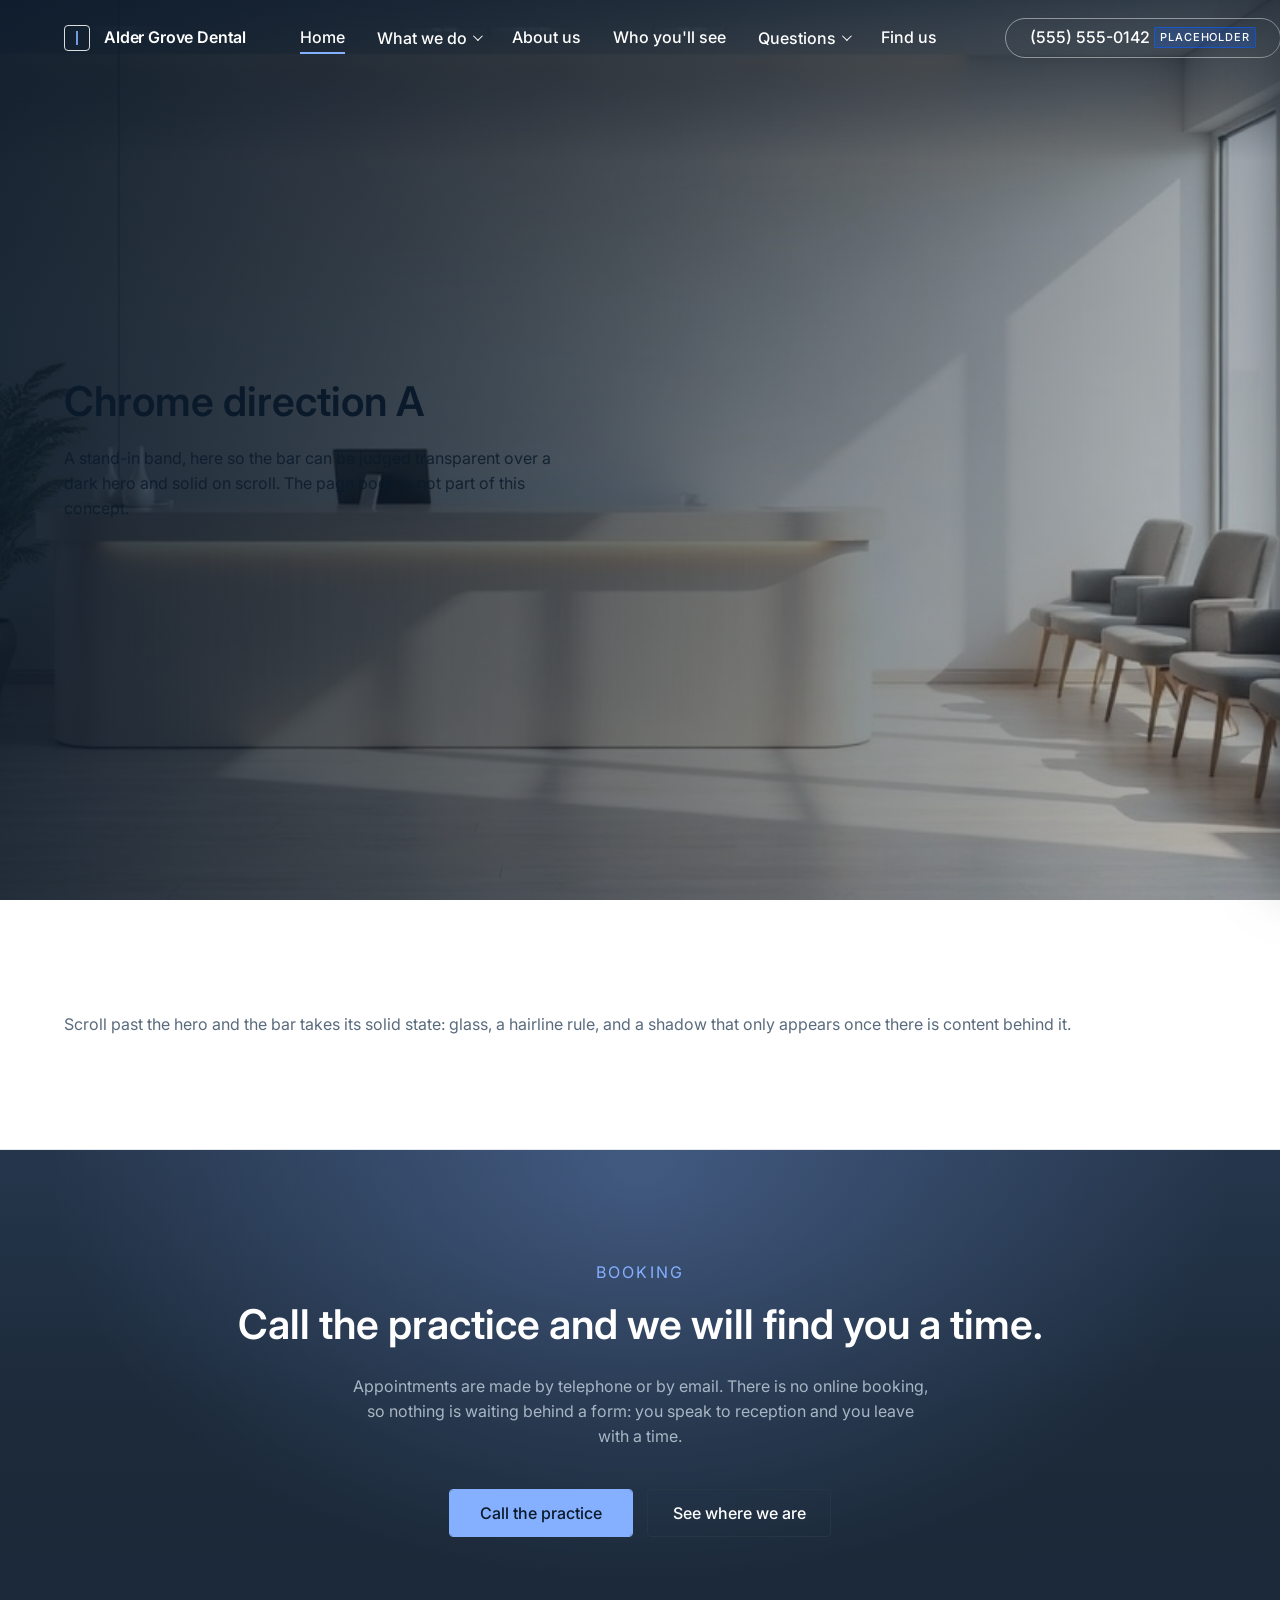
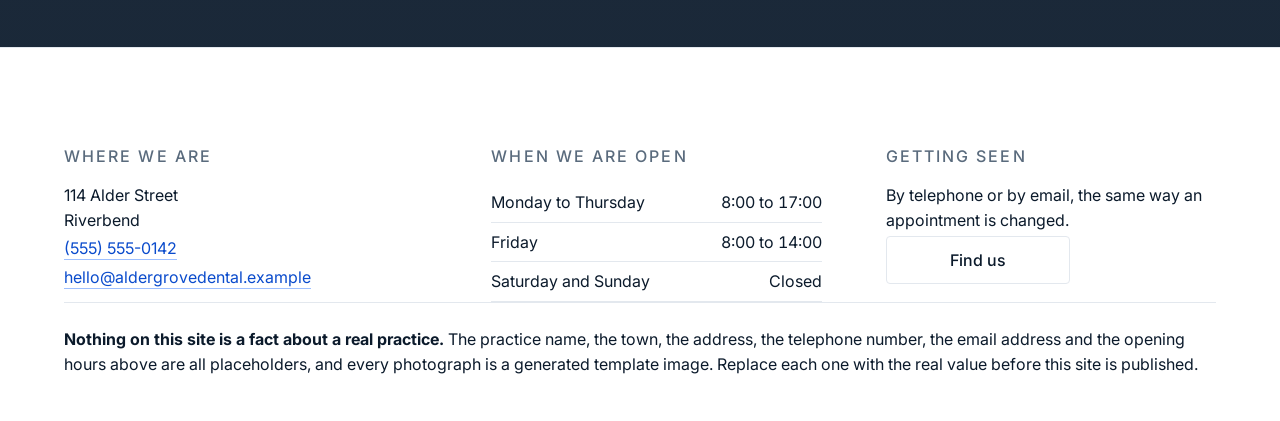
<file: preview/chrome-a.html>
<!DOCTYPE html>
<html lang="en">
<head>
<meta charset="utf-8">
<meta name="viewport" content="width=device-width, initial-scale=1">
<title>Chrome direction A, Reception Desk - Alder Grove Dental</title>
<link rel="preconnect" href="https://fonts.googleapis.com">
<link rel="preconnect" href="https://fonts.gstatic.com" crossorigin>
<link rel="stylesheet" href="https://fonts.googleapis.com/css2?family=Inter:wght@400;500;600&display=swap">
<link rel="stylesheet" href="stomatology-tokens.css">
<link rel="stylesheet" href="stomatology-structural.css">
<link rel="stylesheet" href="brand-card-standard.css">

<!-- ===========================================================================
     CHROME DIRECTION A, "RECEPTION DESK"

     THE PICKS, cited.
       NAV-PATTERNS.md #3 Right-aligned link cluster + phone pill.
       Justified by that catalog's own "when to use", which names this pattern for
       "medical practices (single practitioner) ... any vertical where the phone
       number is the primary conversion mechanic". This site's own FAQ answers the
       booking question with "By telephone or by email. There is no online
       booking." The conversion IS the phone, so the pattern built around a phone
       pill is not a stylistic pick here, it is the accurate one.
       Considered and rejected: NAV-PATTERNS.md #1 floating pill, whose stated fit
       is SaaS and tech products, and NAV-PATTERNS.md #9 ecommerce mega-nav, which
       needs categories this six-page site does not have.

       FOOTER-STYLES.md #14 Hours-and-contact prominent.
       That catalog names "small clinics" in its when-to-use. Three columns:
       address plus telephone, an hours table, and the closing action. Explicitly
       NOT FOOTER-STYLES.md #1, which the catalog itself opens by flagging as the
       overused reflex, and which would give this six-page site four columns with
       nothing to put in them.

       Technique ceiling: _MODERN-WOW-SPEC (glass, layered depth, hover
       micro-interaction, scroll-state transition).
       Sector blueprint: composition-medical-health.

     WHY THE NAV IS NOT A CATEGORY MEGA-MENU. The doctrine asks for grouped nav
     with dropdowns and a category mega-menu. This site is six pages, flat, with
     no sub-pages and no verticals; sitemap.yaml calls the page list a closed
     manifest and forbids inventing pages. So the panels below group REAL section
     anchors that already exist on those pages rather than invented categories.
     Every card in the mega panel resolves to a real id in page-services.html,
     and every dropdown row to a real id in page-faq.html.

     FIGURE AND GROUND. Dark hero, dark closing band, light bands between and
     after. The first draft of this file ran all-light and the flat-pilot detector
     refused it, correctly: a brand whose confirmed feel is called "Low Light"
     cannot carry an all-light frame. The dark bands are .surface-dark, so every
     token flips through the locked dual-surface system rather than being
     restyled by hand.

     THE HONESTY PROBLEM THIS DIRECTION CREATES, and how it is answered.
       page-contact.html says, in its own words, that "THE ADDRESS, THE TELEPHONE
       NUMBER, THE EMAIL ADDRESS AND THE OPENING HOURS ON THIS PAGE ARE ALL
       PLACEHOLDERS". A phone pill in the nav and an hours table in the footer put
       those placeholders on EVERY page instead of on one. The more prominent a
       placeholder, the more likely it ships by accident. So this direction
       carries the disclosure in the chrome itself, at the same volume as the
       data: the footer states it in full, and the pill carries a visible
       unfinished mark a reader cannot mistake for a real number.
     =========================================================================== -->
<style>
/* ---------------------------------------------------------------------------
   All colour reaches for the locked tokens. Zero hex in this sheet.
   Namespace .ca- (chrome A) for everything EXCEPT the canonical interactivity
   hooks the functional gate drives, which must keep their canonical names.
   --------------------------------------------------------------------------- */
:root{
  --ca-bar-h: 76px;
  --ca-glass: color-mix(in srgb, var(--ds-bg-surface) 82%, transparent);
  --ca-panel-shadow:
    0 1px 0 color-mix(in srgb, var(--ds-primary-deep) 8%, transparent),
    0 28px 60px -18px color-mix(in srgb, var(--ds-primary-deep) 38%, transparent);
  --ca-glow: color-mix(in srgb, var(--ds-accent) 26%, transparent);
}
/* the dark flip, re-declared for the same computed-value reason the system sheet
   documents: a value mixed against the light ground never re-resolves inside a
   dark band. */
.surface-dark{
  --ca-glass: color-mix(in srgb, var(--ds-bg-surface) 82%, transparent);
  --ca-glow:  color-mix(in srgb, var(--ds-accent) 30%, transparent);
}

/* ---- ONE focus ring, never removed, only restyled. Applies _MODERN-WOW-SPEC
       without letting the WOW layer eat the a11y layer. ---- */
.ca-skip:focus-visible,
.ca-brand:focus-visible,
.ca-link:focus-visible,
.ca-tel:focus-visible,
.ca-card:focus-visible,
.ca-drop__item:focus-visible,
.ca-feat__link:focus-visible,
.ca-a:focus-visible,
.site-header__hamburger:focus-visible,
.ca-drawer__close:focus-visible,
.ca-drawer__sum:focus-visible,
.ca-drawer__link:focus-visible,
.ca-drawer__sub a:focus-visible{
  outline:2px solid var(--ds-accent);
  outline-offset:3px;
  border-radius:var(--ds-r-control);
}

/* ---- skip link: the first focusable thing on the page ---- */
.ca-skip{
  position:absolute; left:var(--ds-space-md); top:calc(var(--ds-space-md) * -4);
  z-index:var(--ds-z-skip, 90);
  padding:var(--ds-space-sm) var(--ds-space-md);
  background-color:var(--ds-bg-surface); color:var(--ds-ink);
  border:1px solid var(--ds-line); border-radius:var(--ds-r-control);
  text-decoration:none; font-weight:500;
  transition:top var(--ds-dur) var(--ds-ease);
}
.ca-skip:focus-visible{ top:var(--ds-space-md); }

/* ---- a plain inline link, defined here rather than borrowed, so this concept
       carries no class it does not itself define ---- */
.ca-a{ color:var(--ds-accent-ink); text-decoration:none; border-bottom:1px solid color-mix(in srgb, var(--ds-accent) 40%, transparent); padding-bottom:1px; }
.ca-a:hover{ border-bottom-color:var(--ds-accent); }

/* ---- the bar. Transparent over the hero, solid on scroll, which is archetype
       #3's own stated sticky behaviour. The glass is built from the locked ink. ---- */
.ca-bar{
  position:fixed; inset:0 0 auto 0; z-index:var(--ds-z-header, 60);
  height:var(--ca-bar-h);
  display:flex; align-items:center;
  padding:0 var(--hp-gutter);
  background-color:transparent;
  border-bottom:1px solid transparent;
  transition:
    background-color var(--ds-dur) var(--ds-ease),
    border-color     var(--ds-dur) var(--ds-ease),
    box-shadow       var(--ds-dur) var(--ds-ease);
}
.ca-bar.is-solid{
  background-color:var(--ca-glass);
  -webkit-backdrop-filter:saturate(1.6) blur(14px);
          backdrop-filter:saturate(1.6) blur(14px);
  border-bottom-color:var(--ds-line);
  box-shadow:0 1px 0 color-mix(in srgb, var(--ds-primary-deep) 5%, transparent),
             0 14px 30px -22px color-mix(in srgb, var(--ds-primary-deep) 40%, transparent);
}
/* THE LEGIBILITY SCRIM UNDER THE TRANSPARENT BAR.
   Found by rendering, not by reading the CSS: at scroll 0 the bar's white text
   runs across whatever the hero happens to be, and this hero is bright on its
   right side, where "Find us" and the phone pill sit. A transparent bar that
   depends on the photograph behind it being dark is a bar that breaks the first
   time a page uses a lighter image. This gradient belongs to the BAR rather than
   to the hero, so every page inherits the same floor, and it fades out as the
   solid state fades in so the two treatments never stack. */
.ca-bar::before{
  content:""; position:absolute; inset:0 0 auto 0; z-index:-1;
  height:calc(var(--ca-bar-h) * 2.1); pointer-events:none;
  background-image:linear-gradient(to bottom,
    color-mix(in srgb, var(--ds-primary-deep) 66%, transparent)  0%,
    color-mix(in srgb, var(--ds-primary-deep) 34%, transparent) 54%,
    transparent 100%);
  transition:opacity var(--ds-dur) var(--ds-ease);
}
.ca-bar.is-solid::before{ opacity:0; }
.ca-bar__in{ display:flex; align-items:center; gap:var(--ds-space-lg); width:100%; max-width:var(--ds-maxw, 1440px); margin:0 auto; }

/* ---- wordmark. An instrument mark: a hairline square with one accent stroke,
       taken from the brand card's "Instrument" pick rather than invented. ---- */
.ca-brand{ display:inline-flex; align-items:center; gap:var(--ds-space-sm); text-decoration:none; color:var(--ds-ink-on-dark); }
.ca-bar.is-solid .ca-brand{ color:var(--ds-ink); }
.ca-brand__mark{
  width:26px; height:26px; flex:none; position:relative;
  border:1px solid currentColor; border-radius:var(--ds-r-control);
  opacity:.85;
}
.ca-brand__mark::after{
  content:""; position:absolute; left:50%; top:5px; bottom:5px; width:2px;
  transform:translateX(-50%);
  background-color:var(--ds-accent-light);
}
.ca-bar.is-solid .ca-brand__mark::after{ background-color:var(--ds-accent); }
.ca-brand__name{ font-weight:600; font-size:var(--ds-fs-body); letter-spacing:-.01em; white-space:nowrap; }

/* ---- the link cluster, pushed all the way right. Archetype #3 is explicit that
       these are NOT centered. ---- */
.ca-nav{ margin-left:auto; display:flex; align-items:center; gap:var(--ds-space-2xs); }
.ca-nav__item{ position:relative; }
.ca-link{
  position:relative;
  display:inline-flex; align-items:center; gap:6px;
  height:40px; padding:0 var(--ds-space-sm);
  color:var(--ds-ink-on-dark); text-decoration:none;
  font-size:var(--ds-fs-body); font-weight:500; white-space:nowrap;
  border-radius:var(--ds-r-control);
  background:none; border:0; cursor:pointer; font-family:inherit;
  transition:color var(--ds-dur) var(--ds-ease), background-color var(--ds-dur) var(--ds-ease);
}
.ca-bar.is-solid .ca-link{ color:var(--ds-ink); }
.ca-link:hover{ background-color:color-mix(in srgb, var(--ds-accent) 14%, transparent); }
.ca-link[aria-expanded="true"]{ background-color:color-mix(in srgb, var(--ds-accent) 18%, transparent); }
/* the active-underline indicator archetype #3 specifies */
.ca-link.is-active::after{
  content:""; position:absolute; left:var(--ds-space-sm); right:var(--ds-space-sm); bottom:4px; height:2px;
  background-color:var(--ds-accent-light);
}
.ca-bar.is-solid .ca-link.is-active::after{ background-color:var(--ds-accent); }
.ca-caret{ width:7px; height:7px; border-right:1.5px solid currentColor; border-bottom:1.5px solid currentColor;
  transform:rotate(45deg) translateY(-2px); transition:transform var(--ds-dur) var(--ds-ease); }
.ca-link[aria-expanded="true"] .ca-caret{ transform:rotate(-135deg) translateY(1px); }

/* ---- the phone pill: archetype #3's far-right outlined pill ---- */
.ca-tel{
  display:inline-flex; align-items:center; gap:var(--ds-space-2xs);
  height:40px; margin-left:var(--ds-space-sm); padding:0 var(--ds-space-md);
  border:1px solid color-mix(in srgb, var(--ds-ink-on-dark) 45%, transparent);
  border-radius:var(--ds-r-pill);
  color:var(--ds-ink-on-dark); text-decoration:none;
  font-size:var(--ds-fs-body); font-weight:500; white-space:nowrap;
  background-color:transparent; background-clip:padding-box;
  transition:border-color var(--ds-dur) var(--ds-ease), background-color var(--ds-dur) var(--ds-ease), color var(--ds-dur) var(--ds-ease);
}
.ca-bar.is-solid .ca-tel{ border-color:var(--ds-line); color:var(--ds-ink); }
.ca-tel:hover{ background-color:var(--ds-accent); border-color:var(--ds-accent); color:var(--ds-ink-on-dark); }
/* the visible unfinished mark. A placeholder in site-wide chrome shows on every
   page, so it is marked where it sits, not only disclosed once in the footer. */
.ca-ph{
  font-size:11px; letter-spacing:.08em; text-transform:uppercase;
  padding:1px 5px; border-radius:2px;
  background-color:color-mix(in srgb, var(--ds-accent) 22%, transparent);
  border:1px solid color-mix(in srgb, var(--ds-accent) 60%, transparent);
  color:inherit; white-space:nowrap;
}

/* ---- HOVER-INTENT, all three mechanisms together ----
   (a) the trigger and the panel share ONE hover scope (.ca-nav__item), so
       :hover and :focus-within on the parent drive the panel;
   (b) a bridge element covers the seam, so there is no un-hoverable pixel band
       between the trigger's bottom edge and the panel's top edge;
   (c) a JS close-delay that clears on re-enter, in the script below.
   A menu that closes on the trigger-to-panel traverse is a fail. */
.ca-panel{
  position:absolute; top:calc(100% + 10px); right:0;
  min-width:min(760px, 92vw);
  opacity:0; visibility:hidden; transform:translateY(-6px);
  transition:opacity var(--ds-dur) var(--ds-ease), transform var(--ds-dur) var(--ds-ease-out), visibility 0s linear var(--ds-dur);
  z-index:var(--ds-z-dropdown, 70);
}
.ca-nav__item.is-open > .ca-panel,
.ca-nav__item:hover > .ca-panel,
.ca-nav__item:focus-within > .ca-panel{
  opacity:1; visibility:visible; transform:translateY(0);
  transition-delay:0s;
}
.ca-panel::before{                       /* (b) the hover bridge across the seam */
  content:""; position:absolute; left:0; right:0; top:-12px; height:12px;
}
/* THE MEGA PANEL IS ANCHORED TO THE BAR, NOT TO ITS TRIGGER.
   Found by rendering: the trigger sits far right because archetype #3 pushes the
   whole cluster right, so a 760px panel anchored to the trigger ran off the LEFT
   edge of the viewport and cut its first card. Shrinking the panel would have
   solved the overflow by destroying the composition instead. Anchoring it to the
   bar's own right gutter keeps the featured-zone layout at full width and cannot
   overflow, because 760 is comfortably inside 1440 minus two gutters. It also
   removes the seam entirely: the panel now starts exactly at the bar's foot. */
.ca-panel--mega{
  position:fixed; top:calc(var(--ca-bar-h) - 2px); right:var(--hp-gutter); left:auto;
  min-width:min(760px, calc(100vw - var(--hp-gutter) * 2));
}
.ca-panel__in{
  border:1px solid var(--ds-line);
  border-radius:var(--ds-r-surface);
  box-shadow:var(--ca-panel-shadow);
  overflow:hidden;
  /* the inset highlight. A panel reads as a raised surface rather than a
     rectangle because its top edge catches light and its foot sits darker. */
  background-color:var(--ds-bg-surface);
  background-image:linear-gradient(180deg, var(--ds-bg-surface) 0%, var(--ds-bg-surface-2) 100%);
}

/* ---- the MEGA panel: a featured zone BESIDE the cards, never a plain grid ---- */
.ca-mega{ display:grid; grid-template-columns:1.05fr .95fr; }
.ca-mega__cards{ padding:var(--ds-space-md); display:grid; grid-template-columns:1fr 1fr; gap:var(--ds-space-2xs); align-content:start; }
.ca-card{
  display:block; padding:var(--ds-space-sm) var(--ds-space-md);
  border-radius:var(--ds-r-control); text-decoration:none;
  border:1px solid transparent;
  transition:background-color var(--ds-dur) var(--ds-ease), border-color var(--ds-dur) var(--ds-ease), transform var(--ds-dur) var(--ds-ease-out), box-shadow var(--ds-dur) var(--ds-ease);
}
.ca-card:hover{
  background-color:var(--ds-bg-surface);
  border-color:var(--ds-line);
  transform:translate3d(0,-2px,0);
  box-shadow:0 2px 5px color-mix(in srgb, var(--ds-primary-deep) 12%, transparent),
             0 14px 28px -12px color-mix(in srgb, var(--ds-primary-deep) 28%, transparent);
}
.ca-card__name{ display:block; font-weight:600; color:var(--ds-ink); font-size:var(--ds-fs-body); }
.ca-card__line{ display:block; margin-top:2px; color:var(--ds-ink-soft); font-size:var(--ds-fs-small); line-height:var(--ds-lh-body); }
.ca-mega__eyebrow{
  grid-column:1 / -1; margin:0 0 var(--ds-space-2xs); padding:0 var(--ds-space-md);
  font-size:var(--ds-fs-small); letter-spacing:.13em; text-transform:uppercase; color:var(--ds-ink-soft);
}

/* the featured zone: graded photograph, eyebrow, one editorial line, a link */
.ca-feat{ position:relative; isolation:isolate; min-height:300px; display:flex; flex-direction:column; justify-content:flex-end; padding:var(--ds-space-md); overflow:hidden; }
.ca-feat__img{ position:absolute; inset:0; width:100%; height:100%; object-fit:cover; z-index:0; }
.ca-feat__grade{
  position:absolute; inset:0; z-index:1; pointer-events:none;
  background-image:linear-gradient(to top,
    color-mix(in srgb, var(--ds-primary-deep) 92%, transparent)  0%,
    color-mix(in srgb, var(--ds-primary-deep) 74%, transparent) 34%,
    color-mix(in srgb, var(--ds-primary-deep) 30%, transparent) 62%,
    transparent 88%);
}
.ca-feat__body{ position:relative; z-index:2; }
.ca-feat__eyebrow{ font-size:var(--ds-fs-small); letter-spacing:.13em; text-transform:uppercase; color:var(--ds-accent-light); margin:0 0 var(--ds-space-2xs); }
.ca-feat__line{ margin:0 0 var(--ds-space-sm); color:var(--ds-ink-on-dark); font-size:var(--hp-fs-h3); line-height:var(--ds-lh-head); font-weight:var(--ds-weight-head); font-family:var(--ds-font-display); }
.ca-feat__link{ color:var(--ds-ink-on-dark); text-decoration:none; font-weight:500; border-bottom:1px solid color-mix(in srgb, var(--ds-ink-on-dark) 50%, transparent); padding-bottom:2px; }
.ca-feat__link:hover{ border-bottom-color:var(--ds-accent-light); color:var(--ds-accent-light); }

/* ---- the plain dropdown, the second open state the owner judges ---- */
.ca-drop{ min-width:360px; }
.ca-drop .ca-panel__in{ padding:var(--ds-space-2xs); }
.ca-drop__item{ display:block; padding:var(--ds-space-sm) var(--ds-space-md); border-radius:var(--ds-r-control); text-decoration:none; color:var(--ds-ink); transition:background-color var(--ds-dur) var(--ds-ease); }
.ca-drop__item:hover{ background-color:color-mix(in srgb, var(--ds-accent) 10%, transparent); }
.ca-drop__item span{ display:block; color:var(--ds-ink-soft); font-size:var(--ds-fs-small); margin-top:2px; }

/* ---- the hamburger and mobile drawer. CANONICAL selectors: the functional gate
       drives .site-header__hamburger and #mobile-drawer via aria-hidden.
       STRUCTURE NOTE, load-bearing: the drawer's close control and its call
       action sit OUTSIDE the drawer <nav>. The nav-consistency gate reads the
       drawer's top-level triggers and compares them to the header's, so a close
       button or a CTA inside that nav reads as a nav item that the header does
       not have, which is drift. They are siblings of the nav, not children. ---- */
.site-header__hamburger{
  display:none; width:44px; height:44px; margin-left:var(--ds-space-sm);
  align-items:center; justify-content:center;
  background:none; border:1px solid color-mix(in srgb, var(--ds-ink-on-dark) 34%, transparent);
  border-radius:var(--ds-r-control); cursor:pointer;
}
.ca-bar.is-solid .site-header__hamburger{ border-color:var(--ds-line); }
.site-header__hamburger span{ display:block; width:18px; height:1.5px; background-color:var(--ds-ink-on-dark); position:relative; }
.ca-bar.is-solid .site-header__hamburger span{ background-color:var(--ds-ink); }
.site-header__hamburger span::before,
.site-header__hamburger span::after{ content:""; position:absolute; left:0; width:18px; height:1.5px; background-color:inherit; }
.site-header__hamburger span::before{ top:-6px; }
.site-header__hamburger span::after{ top:6px; }

#mobile-drawer{
  position:fixed; inset:0 0 0 auto; width:min(310px, 86vw); z-index:var(--ds-z-drawer, 80);
  background-color:var(--ds-bg-surface);
  border-left:1px solid var(--ds-line);
  box-shadow:-24px 0 60px -30px color-mix(in srgb, var(--ds-primary-deep) 60%, transparent);
  transform:translateX(100%);
  transition:transform var(--ds-dur-slow, 320ms) var(--ds-ease-out);
  display:flex; flex-direction:column; padding:var(--ds-space-md);
  overflow-y:auto;
}
#mobile-drawer[aria-hidden="false"]{ transform:translateX(0); }
.ca-scrim{ position:fixed; inset:0; z-index:var(--ds-z-scrim, 79); background-color:var(--ds-scrim); opacity:0; visibility:hidden; transition:opacity var(--ds-dur) var(--ds-ease), visibility 0s linear var(--ds-dur); }
.ca-scrim.is-on{ opacity:1; visibility:visible; transition-delay:0s; }
.ca-drawer__head{ display:flex; justify-content:flex-end; }
.ca-drawer__close{ width:40px; height:40px; border:1px solid var(--ds-line); background:none; border-radius:var(--ds-r-control); cursor:pointer; color:var(--ds-ink); font-size:18px; line-height:1; }
.ca-drawer__nav{ display:flex; flex-direction:column; }
.ca-drawer__group{ border-bottom:1px solid var(--ds-line); }
.ca-drawer__sum{ display:flex; align-items:center; justify-content:space-between; width:100%; padding:var(--ds-space-md) 0; background:none; border:0; cursor:pointer; font:inherit; font-weight:500; color:var(--ds-ink); text-align:left; }
/* the open/closed marker is drawn, not written: a text "+" inside the button
   would become part of the trigger's LABEL and read as drift against the
   header, which lists the same item without one. */
.ca-drawer__sum::after{ content:""; width:9px; height:9px; flex:none; border-right:1.5px solid currentColor; border-bottom:1.5px solid currentColor; transform:rotate(45deg) translateY(-2px); transition:transform var(--ds-dur) var(--ds-ease); }
.ca-drawer__sum[aria-expanded="true"]::after{ transform:rotate(-135deg) translateY(1px); }
.ca-drawer__sub{ display:none; padding:0 0 var(--ds-space-sm) var(--ds-space-sm); }
.ca-drawer__group.is-open .ca-drawer__sub{ display:block; }
.ca-drawer__sub a{ display:block; padding:7px 0; color:var(--ds-ink-soft); text-decoration:none; font-size:var(--ds-fs-small); }
.ca-drawer__sub a:hover{ color:var(--ds-accent-ink); }
.ca-drawer__link{ display:block; padding:var(--ds-space-md) 0; border-bottom:1px solid var(--ds-line); color:var(--ds-ink); text-decoration:none; font-weight:500; }
.ca-drawer__cta{ margin-top:var(--ds-space-md); }

/* ---- THE CLOSING BAND. A designed moment, not a thin band: an oversized
       headline, a spotlight plus accent glow on the dark ground, a
       risk-reversal line and one primary action.
       The risk-reversal line is NOT a guarantee. This practice cannot make one,
       and item 9 of the locked visual direction forbids invented proof. The line
       is the FAQ page's own answer carried across: booking is by telephone or
       email and there is no online booking. That is a TRUE thing which removes a
       reader's uncertainty, which is what the slot is actually for. ---- */
.ca-closing{ position:relative; isolation:isolate; overflow:hidden; padding:calc(var(--hp-py) * 1.15) var(--hp-gutter); text-align:center; background-color:var(--ds-bg-surface-2); }
.ca-closing::before{
  content:""; position:absolute; inset:0; z-index:0; pointer-events:none;
  background-image:
    radial-gradient(72% 130% at 50% 4%, var(--ca-glow) 0%, transparent 64%),
    linear-gradient(180deg, var(--hp-ground-mid) 0%, var(--ds-bg-surface-2) 52%, var(--hp-ground-low) 100%);
}
.ca-closing__in{ position:relative; z-index:1; max-width:820px; margin:0 auto; }
.ca-closing__eyebrow{ font-size:var(--ds-fs-small); letter-spacing:.14em; text-transform:uppercase; color:var(--ds-accent-ink); margin:0 0 var(--ds-space-sm); }
.ca-closing__h{ font-family:var(--ds-font-display); font-size:var(--hp-fs-h2); line-height:var(--ds-lh-head); font-weight:var(--ds-weight-head); color:var(--ds-ink-heading); margin:0 0 var(--ds-space-md); text-wrap:balance; }
.ca-closing__sub{ margin:0 auto var(--ds-space-lg); max-width:58ch; color:var(--ds-ink-soft); font-size:var(--ds-fs-body); line-height:var(--ds-lh-body); }
.ca-closing__acts{ display:flex; gap:var(--ds-space-sm); justify-content:center; flex-wrap:wrap; }

/* ---- FOOTER-STYLES #14: address plus phone / hours table / closing action ---- */
.ca-foot{ background-color:var(--ds-bg-surface); border-top:1px solid var(--ds-line); padding:var(--hp-py) var(--hp-gutter) var(--ds-space-lg); }
.ca-foot__grid{ max-width:var(--ds-maxw, 1440px); margin:0 auto; display:grid; grid-template-columns:1.1fr 1fr 1fr; gap:var(--ds-space-xl); }
.ca-foot h3{ font-size:var(--ds-fs-small); letter-spacing:.13em; text-transform:uppercase; color:var(--ds-ink-soft); margin:0 0 var(--ds-space-sm); font-weight:500; }
.ca-foot p{ margin:0 0 var(--ds-space-2xs); color:var(--ds-ink); line-height:var(--ds-lh-body); }
.ca-hours{ width:100%; border-collapse:collapse; }
.ca-hours td{ padding:7px 0; border-bottom:1px solid var(--ds-line); color:var(--ds-ink); font-variant-numeric:tabular-nums; }
.ca-hours td:last-child{ text-align:right; }
.ca-foot__note{ max-width:var(--ds-maxw, 1440px); margin:var(--ds-space-xl) auto 0; padding-top:var(--ds-space-md); border-top:1px solid var(--ds-line); color:var(--ds-ink-soft); font-size:var(--ds-fs-small); line-height:var(--ds-lh-body); }
.ca-foot__note b{ color:var(--ds-ink); }

/* ---- the stand-in body, so the bar has a hero to sit over and a scroll to test ---- */
.ca-demo{ min-height:100vh; position:relative; isolation:isolate; display:flex; align-items:center; padding:0 var(--hp-gutter); overflow:hidden; background-color:var(--ds-bg-surface-2); }
.ca-demo__img{ position:absolute; inset:0; width:100%; height:100%; object-fit:cover; z-index:0; }
.ca-demo__scrim{ position:absolute; inset:0; z-index:1; background-image:linear-gradient(105deg,
  color-mix(in srgb, var(--ds-primary-deep) 90%, transparent) 0%,
  color-mix(in srgb, var(--ds-primary-deep) 64%, transparent) 46%,
  color-mix(in srgb, var(--ds-primary-deep) 24%, transparent) 100%); }
.ca-demo__body{ position:relative; z-index:2; max-width:var(--ds-maxw,1440px); margin:0 auto; width:100%; }
.ca-demo h1{ font-family:var(--ds-font-display); font-size:var(--hp-fs-h2); line-height:1.04; color:var(--ds-ink-on-dark); margin:0 0 var(--ds-space-md); font-weight:var(--ds-weight-head); }
.ca-demo p{ color:color-mix(in srgb, var(--ds-ink-on-dark) 84%, transparent); max-width:52ch; margin:0; line-height:var(--ds-lh-body); }
.ca-band{ padding:var(--hp-py) var(--hp-gutter); background-color:var(--ds-bg-surface); border-bottom:1px solid var(--ds-line); }
.ca-band__in{ max-width:var(--ds-maxw,1440px); margin:0 auto; color:var(--ds-ink-soft); }

/* ---- responsive ---- */
@media (max-width:900px){
  .ca-nav, .ca-tel{ display:none; }
  /* margin-left:auto lived on .ca-nav, which is hidden at this width. Without
     moving it, the hamburger sits against the wordmark instead of the header's
     right edge: measured at 375, its right edge was 54px short of the header
     content edge. The parity gate caught this before the render did. */
  .site-header__hamburger{ display:inline-flex; margin-left:auto; }
  .ca-foot__grid{ grid-template-columns:1fr; gap:var(--ds-space-lg); }
}
@media (max-width:640px){
  .ca-mega{ grid-template-columns:1fr; }
}
@media (prefers-reduced-motion: reduce){
  .ca-bar, .ca-panel, .ca-card, #mobile-drawer, .ca-scrim, .ca-tel, .ca-link, .ca-skip, .ca-drawer__sum::after{
    transition-duration:1ms !important; transition-delay:0s !important;
  }
  .ca-card:hover{ transform:none !important; }
}
</style>
</head>
<body>

<a class="ca-skip" href="#main">Skip to content</a>

<header class="ca-bar" id="ca-bar">
  <div class="ca-bar__in">

    <a class="ca-brand" href="index.html">
      <span class="ca-brand__mark" aria-hidden="true"></span>
      <span class="ca-brand__name">Alder Grove Dental</span>
    </a>

    <nav class="ca-nav" aria-label="Primary">

      <div class="ca-nav__item">
        <a class="ca-link is-active" href="index.html">Home</a>
      </div>

      <!-- MEGA, opening on "What we do". Every card below is a REAL section that
           exists on page-services.html. No category was invented to fill a grid. -->
      <div class="ca-nav__item" data-menu>
        <button class="ca-link" type="button" aria-haspopup="true" aria-expanded="false" aria-controls="ca-mega-services">
          What we do <span class="ca-caret" aria-hidden="true"></span>
        </button>
        <div class="ca-panel ca-panel--mega" id="ca-mega-services" role="region" aria-label="What we do">
          <div class="ca-panel__in ca-mega">
            <div class="ca-mega__cards">
              <p class="ca-mega__eyebrow">On that page</p>
              <a class="ca-card" href="services.html#s2-why-this-area-wedge">
                <span class="ca-card__name">Why this area</span>
                <span class="ca-card__line">What the practice takes on, and why.</span>
              </a>
              <a class="ca-card" href="services.html#s3-sub-area-blocks">
                <span class="ca-card__name">The areas of work</span>
                <span class="ca-card__line">Set out one block at a time.</span>
              </a>
              <a class="ca-card" href="services.html#s6-where-the-work-happens">
                <span class="ca-card__name">Where the work happens</span>
                <span class="ca-card__line">The rooms, and what is in them.</span>
              </a>
              <a class="ca-card" href="services.html#s5-routing-band">
                <span class="ca-card__name">Where to go next</span>
                <span class="ca-card__line">If you are not sure what you need.</span>
              </a>
            </div>
            <div class="ca-feat">
              <img class="ca-feat__img" src="../assets/image-treatment-room.jpg" alt="" loading="lazy">
              <span class="ca-feat__grade" aria-hidden="true"></span>
              <div class="ca-feat__body">
                <p class="ca-feat__eyebrow">Before you come in</p>
                <p class="ca-feat__line">What an appointment actually involves, step by step.</p>
                <a class="ca-feat__link" href="index.html#s4-inclusion-value">Read the steps</a>
              </div>
            </div>
          </div>
        </div>
      </div>

      <div class="ca-nav__item">
        <a class="ca-link" href="about.html">About us</a>
      </div>

      <div class="ca-nav__item">
        <a class="ca-link" href="team.html">Who you'll see</a>
      </div>

      <!-- DROPDOWN, the second open state. Real sections of page-faq.html. -->
      <div class="ca-nav__item" data-menu>
        <button class="ca-link" type="button" aria-haspopup="true" aria-expanded="false" aria-controls="ca-drop-faq">
          Questions <span class="ca-caret" aria-hidden="true"></span>
        </button>
        <div class="ca-panel ca-drop" id="ca-drop-faq" role="region" aria-label="Questions and answers">
          <div class="ca-panel__in">
            <a class="ca-drop__item" href="faq.html#s4-objection-faq">Questions for the appointment<span>What to raise when you call, and what to raise in the room.</span></a>
            <a class="ca-drop__item" href="faq.html#s3-sub-area-blocks">The practical answers<span>Where we are, when we are open, how to reach us.</span></a>
            <a class="ca-drop__item" href="faq.html#s7-cost-posture">On cost<span>How the practice talks about what things cost.</span></a>
          </div>
        </div>
      </div>

      <div class="ca-nav__item">
        <a class="ca-link" href="contact.html">Find us</a>
      </div>
    </nav>

    <!-- The phone pill archetype #3 is built around. It carries a visible
         unfinished mark because the number is a placeholder and this bar puts it
         on every page of the site. -->
    <a class="ca-tel" href="tel:+15555550142">
      <span>(555) 555-0142</span>
      <span class="ca-ph">placeholder</span>
    </a>

    <button class="site-header__hamburger" type="button"
            aria-label="Open menu" aria-controls="mobile-drawer" aria-expanded="false">
      <span aria-hidden="true"></span>
    </button>
  </div>
</header>

<div class="ca-scrim" id="ca-scrim" hidden></div>

<aside id="mobile-drawer" aria-hidden="true" aria-label="Menu">

  <div class="ca-drawer__head">
    <button class="ca-drawer__close" type="button" aria-label="Close menu">&times;</button>
  </div>

  <nav class="ca-drawer__nav" aria-label="Primary, mobile">
    <a class="ca-drawer__link" href="index.html">Home</a>

    <div class="ca-drawer__group">
      <button class="ca-drawer__sum" type="button" aria-expanded="false">What we do</button>
      <div class="ca-drawer__sub">
        <a href="services.html#s2-why-this-area-wedge">Why this area</a>
        <a href="services.html#s3-sub-area-blocks">The areas of work</a>
        <a href="services.html#s6-where-the-work-happens">Where the work happens</a>
        <a href="services.html#s5-routing-band">Where to go next</a>
      </div>
    </div>

    <a class="ca-drawer__link" href="about.html">About us</a>
    <a class="ca-drawer__link" href="team.html">Who you'll see</a>

    <div class="ca-drawer__group">
      <button class="ca-drawer__sum" type="button" aria-expanded="false">Questions</button>
      <div class="ca-drawer__sub">
        <a href="faq.html#s4-objection-faq">Questions for the appointment</a>
        <a href="faq.html#s3-sub-area-blocks">The practical answers</a>
        <a href="faq.html#s7-cost-posture">On cost</a>
      </div>
    </div>

    <a class="ca-drawer__link" href="contact.html">Find us</a>
  </nav>

  <div class="ca-drawer__cta">
    <a class="hp-go hp-go--solid" href="tel:+15555550142">Call the practice</a>
  </div>
</aside>

<main id="main">

  <!-- pick: HERO-COMPOSITIONS.md #5 | considered: #1,#9 | rigor: heavy | why: the bar's whole judgement is its transparent-over-hero to solid-on-scroll transition, which needs one uninterrupted dark ground behind it; the split #1 would put the bar over a light half and a dark half at once and make that state unreadable, and the letterbox #9 is too short to scroll against -->
  <section class="ca-demo surface-dark">
    <img class="ca-demo__img" src="../assets/image-hero-reception.jpg" alt="">
    <span class="ca-demo__scrim" aria-hidden="true"></span>
    <div class="ca-demo__body">
      <h1>Chrome direction A</h1>
      <p>A stand-in band, here so the bar can be judged transparent over a dark hero and solid on scroll. The page body is not part of this concept.</p>
    </div>
  </section>

  <!-- pick: DIVIDER-PATTERNS.md #1 | considered: #8,#9 | rigor: heavy | why: this band exists only to give the bar light ground and scroll distance, so a hard colour-change edge keeps the eye on the bar; the shadow band #8 and the gradient fade #9 would each add a decorative event the owner would then be judging instead of the chrome -->
  <section class="ca-band">
    <div class="ca-band__in">
      <p>Scroll past the hero and the bar takes its solid state: glass, a hairline rule, and a shadow that only appears once there is content behind it.</p>
    </div>
  </section>

  <!-- pick: CTA-PATTERNS.md #11 | considered: #7,#4 | rigor: heavy | why: the closing moment is site-wide chrome, so it has to hold a full band on its own rather than sit inside a page's rhythm; the bare cluster #7 reads as a leftover row at the foot of every page, and the phone pill #4 is already spent in the bar, where repeating it would flatten the one action this band exists to escalate -->
  <section class="ca-closing surface-dark">
    <div class="ca-closing__in">
      <p class="ca-closing__eyebrow">Booking</p>
      <h2 class="ca-closing__h">Call the practice and we will find you a time.</h2>
      <p class="ca-closing__sub">Appointments are made by telephone or by email. There is no online booking, so nothing is waiting behind a form: you speak to reception and you leave with a time.</p>
      <div class="ca-closing__acts">
        <a class="hp-go hp-go--solid" href="tel:+15555550142">Call the practice</a>
        <a class="hp-go hp-go--quiet" href="contact.html">See where we are</a>
      </div>
    </div>
  </section>

</main>

<footer class="ca-foot">
  <div class="ca-foot__grid">
    <div>
      <h3>Where we are</h3>
      <p>114 Alder Street<br>Riverbend</p>
      <p><a class="ca-a" href="tel:+15555550142">(555) 555-0142</a></p>
      <p><a class="ca-a" href="mailto:hello@aldergrovedental.example">hello@aldergrovedental.example</a></p>
    </div>
    <div>
      <h3>When we are open</h3>
      <table class="ca-hours">
        <tbody>
          <tr><td>Monday to Thursday</td><td>8:00 to 17:00</td></tr>
          <tr><td>Friday</td><td>8:00 to 14:00</td></tr>
          <tr><td>Saturday and Sunday</td><td>Closed</td></tr>
        </tbody>
      </table>
    </div>
    <div>
      <h3>Getting seen</h3>
      <p>By telephone or by email, the same way an appointment is changed.</p>
      <p><a class="hp-go hp-go--quiet" href="contact.html">Find us</a></p>
    </div>
  </div>

  <p class="ca-foot__note">
    <b>Nothing on this site is a fact about a real practice.</b> The practice name, the town, the address,
    the telephone number, the email address and the opening hours above are all placeholders, and every
    photograph is a generated template image. Replace each one with the real value before this site is
    published.
  </p>
</footer>

<script>
/* ---------------------------------------------------------------------------
   (c) of the hover-intent contract: a close-delay that clears on re-enter, so a
   brief diagonal traverse from the trigger into the panel never collapses it.
   (a) and (b) are CSS above: a shared hover scope, and a bridge across the seam.
   Keyboard: click toggles, Escape closes and returns focus to the trigger.
   --------------------------------------------------------------------------- */
(function () {
  var CLOSE_DELAY = 240;

  document.querySelectorAll('[data-menu]').forEach(function (item) {
    var trigger = item.querySelector('.ca-link[aria-haspopup]');
    var timer = null;

    function open() { clearTimeout(timer); item.classList.add('is-open'); trigger.setAttribute('aria-expanded', 'true'); }
    function close() { item.classList.remove('is-open'); trigger.setAttribute('aria-expanded', 'false'); }
    function closeSoon() { clearTimeout(timer); timer = setTimeout(close, CLOSE_DELAY); }

    item.addEventListener('mouseenter', open);
    item.addEventListener('mouseleave', closeSoon);
    trigger.addEventListener('click', function (e) {
      e.preventDefault();
      if (item.classList.contains('is-open')) { close(); } else { open(); }
    });
    item.addEventListener('keydown', function (e) {
      if (e.key === 'Escape') { close(); trigger.focus(); }
    });
  });

  /* scroll state: transparent over the hero, solid once there is content behind */
  var bar = document.getElementById('ca-bar');
  function onScroll() { bar.classList.toggle('is-solid', window.scrollY > 40); }
  addEventListener('scroll', onScroll, { passive: true });
  onScroll();

  /* the drawer, on the canonical contract the functional gate drives */
  var burger = document.querySelector('.site-header__hamburger');
  var drawer = document.getElementById('mobile-drawer');
  var scrim = document.getElementById('ca-scrim');
  var closeBtn = drawer.querySelector('.ca-drawer__close');

  function setDrawer(on) {
    drawer.setAttribute('aria-hidden', on ? 'false' : 'true');
    burger.setAttribute('aria-expanded', on ? 'true' : 'false');
    scrim.hidden = !on;
    scrim.classList.toggle('is-on', on);
    document.body.style.overflow = on ? 'hidden' : '';
    if (on) { closeBtn.focus(); } else { burger.focus(); }
  }
  burger.addEventListener('click', function () { setDrawer(drawer.getAttribute('aria-hidden') === 'true'); });
  closeBtn.addEventListener('click', function () { setDrawer(false); });
  scrim.addEventListener('click', function () { setDrawer(false); });
  addEventListener('keydown', function (e) {
    if (e.key === 'Escape' && drawer.getAttribute('aria-hidden') === 'false') { setDrawer(false); }
  });

  /* accordion groups inside the drawer. The marker is CSS, so the button's text
     stays exactly the header's label and the nav-consistency gate stays happy. */
  drawer.querySelectorAll('.ca-drawer__sum').forEach(function (sum) {
    sum.addEventListener('click', function () {
      var on = sum.parentElement.classList.toggle('is-open');
      sum.setAttribute('aria-expanded', on ? 'true' : 'false');
    });
  });
})();
</script>
</body>
</html>
</file>
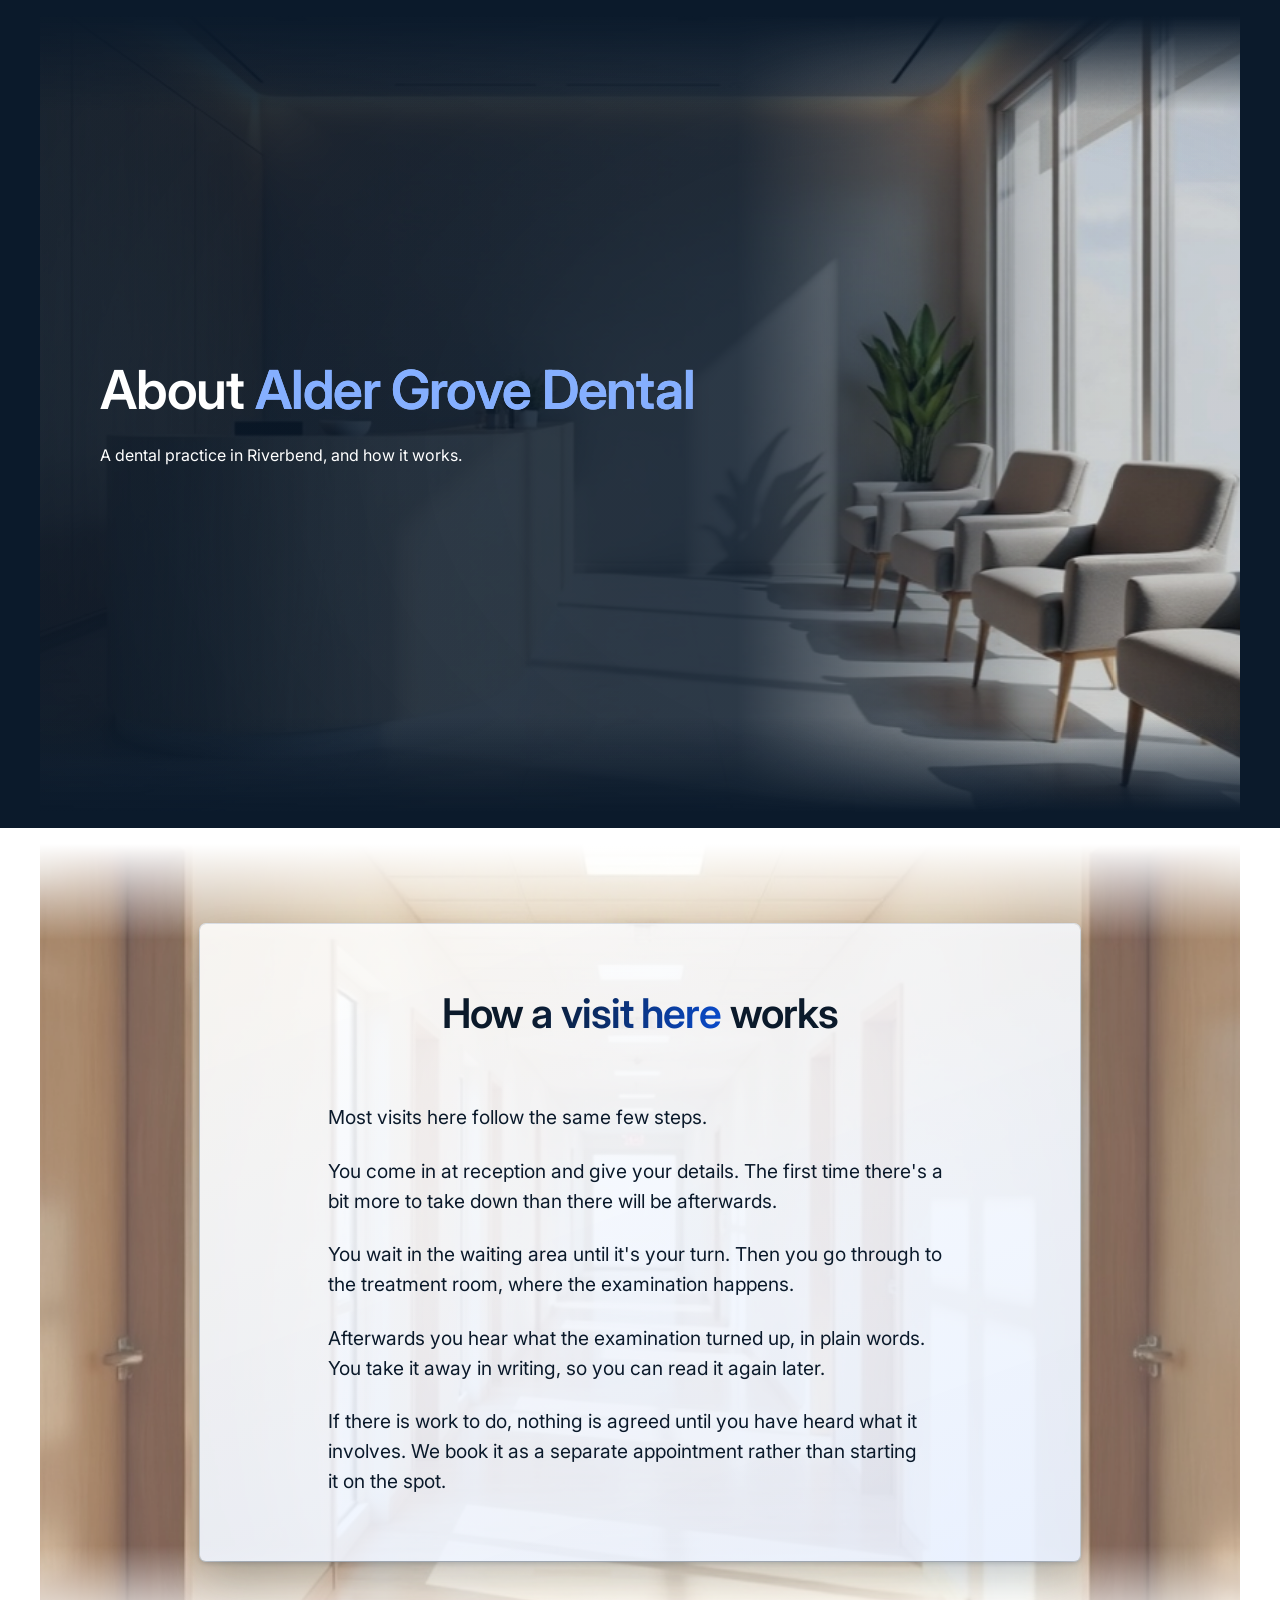
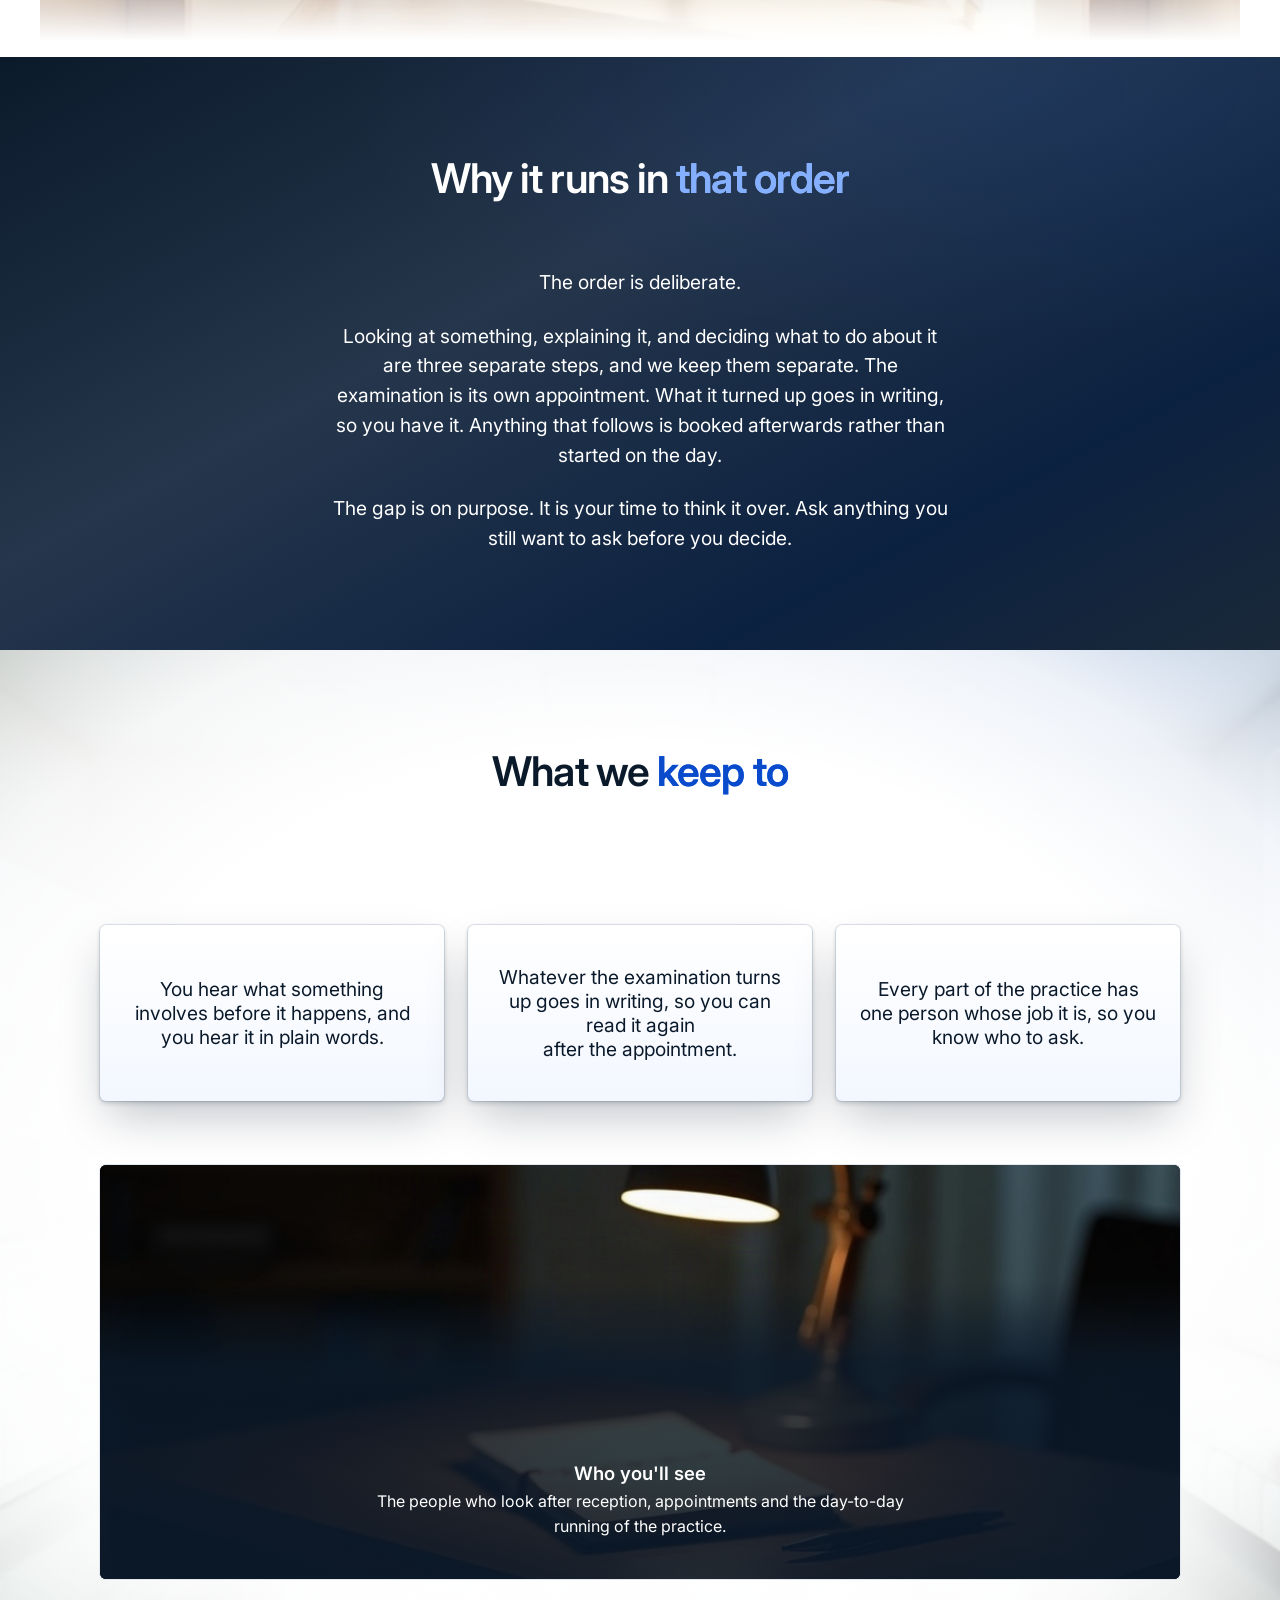
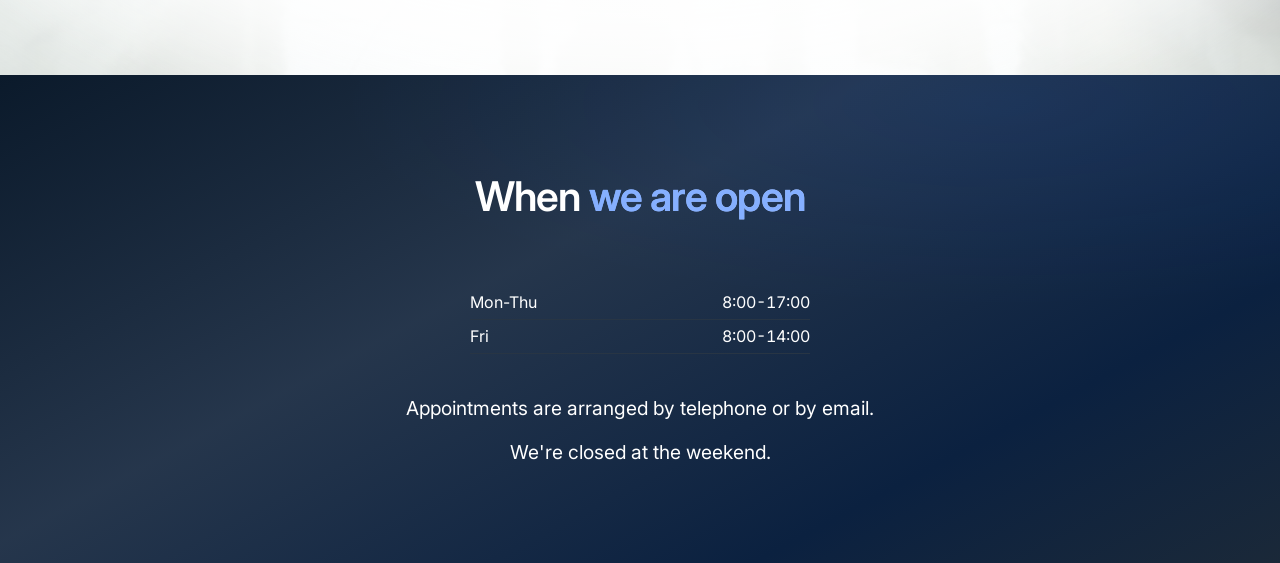
<file: preview/templates/T-COMPANY.html>
<!DOCTYPE html>
<html lang="en">
<head>
<meta charset="utf-8">
<meta name="viewport" content="width=device-width, initial-scale=1">

<!-- swap:city -->
<!-- swap:practice-name
     Template value, not this practice's data.
     Swap for the page-inventory.md 2.3 "practice name" row when the owner supplies
     it. The markers sit on the title element because that is the one identity
     surface a visitor never reads, so a swapper never notices it by reading the
     page. If it is not in the grep index it is not findable at all. -->
<title>Dental practice in Riverbend - Alder Grove Dental</title>

<!-- swap:practice-name -->
<!-- swap:city
     Template value, not this practice's data.
     Swap for the real town when the owner supplies it. "Riverbend" is an invented
     place name and fixes no jurisdiction. -->
<meta name="description" content="About Alder Grove Dental, a dental practice in Riverbend. How we work, in our own words.">

<link rel="preconnect" href="https://fonts.googleapis.com">
<link rel="preconnect" href="https://fonts.gstatic.com" crossorigin>
<link rel="stylesheet" href="https://fonts.googleapis.com/css2?family=Inter:wght@400;500;600&display=swap">

<!-- THE FOUR LOCKED SHEETS, in load order. Nothing below re-decides a colour, a type
     step, a spacing step or a control. This file COMPOSES. -->
<link rel="stylesheet" href="../stomatology-tokens.css">
<link rel="stylesheet" href="../stomatology-structural.css">
<link rel="stylesheet" href="../brand-card-standard.css">
<link rel="stylesheet" href="../stomatology-chrome.css">

<!-- ============================================================================
     T-COMPANY PAGE TEMPLATE. Tournament entry. Covers: about.

     WHAT THIS FILE IS. The page-type template for T-COMPANY, composed from the
     locked visual direction and the approved page design at _design/page-about.html.
     It carries that page's visual LANGUAGE (band rhythm, photographic scrims,
     gradient grounds, the plate, the value boxes, the route card, the hours block)
     and NOT its skeleton: the approved page is built on a bespoke band, ground and
     wrap nest, and the forced DOM grammar replaces that nest wholesale.

     THE FORCED GRAMMAR, which every band below obeys without exception:
         section  ->  div.container  ->  div.row  ->  div.col  ->  OBJECT
     The section carries the ground treatment and the dark flip. The container is the
     max-width wrapper. The row is a horizontal group, the col is a cell, and the
     OBJECT is the leaf that carries the visual skin. Structure classes carry LAYOUT
     ONLY; not one of them below carries a skin class.

     TWO CONTAINERS APPEAR IN A PHOTOGRAPHIC BAND, AND THAT IS DELIBERATE. A
     full-bleed ground layer cannot live inside the max-width content wrapper without
     being clipped to it, so a photographic band opens with a container--full holding
     the ground layer and then carries its copy in the ordinary container. Both are
     containers, so the section's children are containers exactly as the grammar
     requires, and the ground layer is anchored to the section rather than to the
     copy column. The container--full is deliberately left unpositioned so the
     absolutely positioned ground object resolves against the section.

     VARIANT: STANDARD, NOT FOUNDER-LED, AND THAT IS FORCED RATHER THAN PREFERRED.
     The registry gives founder-led an 8 plus or minus 1 window and a floor that
     requires a founder story captured VERBATIM plus at least one named bio per
     founder. This build has NO owner-supplied founder data of any kind: no founder
     name, no founder statement in the owner's words, no role, no register entry, no
     interview. Composing founder-led here would mean inventing a person, which is
     the one thing this build may never do. The standard variant's 5 to 7 window is
     what this template writes to, and it writes FIVE, at the window's floor.

     THE REGISTRY FLOOR, and the half of it this template CANNOT meet.
     T-COMPANY standard declares two floor items:
       1. "standard: story + the-why + team all present"  MET. S2 is the story, S3 is
          the why, S4 is the values-and-people band that routes to the team page.
       2. "standard: founding facts OWNER"                NOT MET, and unmeetable
          here. content-bible.md 0.5 bullet 5 is a FLAT BAN on the "since a year" and
          "established a year" idiom, not a hold on an unknown value, so no template
          value rescues it: a template value substitutes for a missing fact and never
          for a banned sentence. This page therefore carries no founding year, no
          origin date and no timeline of any kind, and the floor item stays open as
          owner data plus a content-bible amendment, not as a build task.

     PROOF IS HELD ON THIS BUILD, WHICH IS WHY SECTION 5 IS NOT A PROOF STRIP.
     The type registry's fifth slot for T-COMPANY standard is proof-logos at XS. This
     build ships proof in NO form: no testimonial, review, rating, star widget, review
     count, award, accreditation, statistic, proof strip or client logo, and not
     behind a "representative example" caption either, because a captioned fake is
     still a fake. There is no owner-supplied logo, no verifiable coverage and no
     consented quote on disk to put in that slot. COMPANY-SECTIONS.md #5 answers this
     case in its own words: "OMIT it (drop to one fewer section) when there is no
     verifiable coverage - never fabricate a press bar." So the slot carries a PLAIN
     FACTUAL STATEMENT instead, the opening hours and the booking method, which is
     the one practical particular an institution page owes and which asserts nothing
     about anybody's reputation. The section keeps the proof-logos class token so the
     registry slot is still traceable, and carries opening-hours beside it, which is
     the name the page brief's own section_seq gives this slot.

     THE CLOSING CALL TO ACTION IS NOT IN THIS BODY AND MUST NOT BE ADDED. The site
     has exactly one, the chrome owns it, it is built at _design/_chrome-block.html
     and it appears on every page automatically. This body ends at the section before
     it. Nothing below renders a second ask, and no class token below contains the
     substring "cta".

     PAGE-LEVEL DIVIDER PICK, recorded here because it governs every band boundary
     rather than one section.
     pick: DIVIDER-PATTERNS.md #1 Hard edge (no divider, color change only) |
     considered: #2 Wave smooth (single curve), #9 Gradient fade | rigor: medium |
     why: #2 puts a decorative curve between a corridor photograph and a paper band,
     which reads as a marketing template rather than as a practice; #9 fades one
     ground into the next and would erase the single largest luminance step this page
     has, the scrimmed reception handing over to a daylit corridor, which is the
     transition doing the most work. A ground CHANGE already carries every boundary
     here, so a second device at the same seam is two devices doing one job.

     HONESTY, ABSOLUTE AND WITHOUT EXCEPTION. Every practice value below is a
     PLACEHOLDER: the name, the town, the hours, the account of a visit, the three
     values and the three photographs. Nothing below is a fact about a real practice.
     No guarantee, no unconditional promise about clinical conduct, no testimonial,
     no rating, no award, no statistic. No clinician is named, implied or counted. No
     children's dentistry focus in any form. No price, fee or currency. No health
     advice and no health outcome. No superlative and no comparison. Every swappable
     value carries a swap marker naming the datum that replaces it.

     ZERO em dashes, ZERO en dashes, ZERO non-ASCII bytes, ZERO hex colour literals.
     Every colour reaches through var(--ds-*) or a token derived from one.
     ============================================================================ -->

<style>
/* ============================================================================
   1. THE FEW TOKENS THIS FILE DERIVES, all from the locked sheets.
   Nothing here invents a colour; each is a mix over a locked token, carried by name
   from the approved page design so this template and that page set type and paper at
   the same values rather than at two nearly-equal values.
   ============================================================================ */
:root{
  --hp-paper-veil:    color-mix(in srgb, var(--ds-bg-surface) 30%, transparent);
  --hp-paper-plate:   color-mix(in srgb, var(--ds-bg-surface) 86%, transparent);
  --hp-shadow-box-hi: 0 4px 10px var(--hp-sh-key), 0 40px 72px -10px var(--hp-sh-amb), var(--ds-shadow-rest);
  /* the second-level display step, carried by its existing name rather than minted:
     a second-level page whose largest heading is as loud as the homepage's reads as
     a second homepage. */
  --sv-fs-display:    clamp(34px, 4.2vw, 58px);
}

/* ============================================================================
   2. THE STRUCTURE LAYER. LAYOUT ONLY.
   These three classes are the forced grammar's own vocabulary and they carry no
   colour, no border, no shadow and no type. A page built from this template gets its
   whole skeleton from here and its whole look from section 3.
   ============================================================================ */

/* the page band. Ground treatment and the dark flip go on the section itself, so a
   band's ground is readable from its opening tag and never from a wrapper inside it. */
.band{
  position:relative;
  width:100%;
  padding:var(--hp-py) var(--hp-gutter);
}

/* the max-width wrapper. Positioned and raised so copy always sits above a ground
   layer's photograph, scrim and plate pseudos. */
.container{
  position:relative;
  z-index:3;
  width:100%;
  max-width:var(--ds-container-max);
  margin-left:auto;
  margin-right:auto;
}

/* the full-bleed wrapper. UNPOSITIONED ON PURPOSE: the ground object inside it is
   absolutely positioned and must resolve against the SECTION, so that it fills the
   whole band rather than the 1080px copy measure. */
.container--full{
  position:static;
  width:100%;
  max-width:none;
}

/* the horizontal group. One 12-track grid, one gutter, for every row on every page
   built from this template. */
.row{
  display:grid;
  grid-template-columns:repeat(12, minmax(0, 1fr));
  gap:var(--ds-space-md);
  align-items:start;
}
.row + .row{ margin-top:var(--ds-space-xl); }
/* equal-height cells, for a row of cards that must share a baseline floor. */
.row--stretch{ align-items:stretch; }
/* a ground-layer row occupies no space: its one cell holds an absolutely positioned
   object, so the row must not open a gap above the copy. */
.row--ground{ gap:0; }

/* the cell. min-width:0 is the media-fits-track anchor: without it an image or a
   long unbroken string blows the track out past the row. */
.col,
.col--full{ grid-column:1 / -1; min-width:0; }
.col--span-1{  grid-column:span 1;  min-width:0; }
.col--span-2{  grid-column:span 2;  min-width:0; }
.col--span-3{  grid-column:span 3;  min-width:0; }
.col--span-4{  grid-column:span 4;  min-width:0; }
.col--span-5{  grid-column:span 5;  min-width:0; }
.col--span-6{  grid-column:span 6;  min-width:0; }
.col--span-7{  grid-column:span 7;  min-width:0; }
.col--span-8{  grid-column:span 8;  min-width:0; }
.col--span-9{  grid-column:span 9;  min-width:0; }
.col--span-10{ grid-column:span 10; min-width:0; }
.col--span-11{ grid-column:span 11; min-width:0; }
.col--span-12{ grid-column:span 12; min-width:0; }

/* THE ONE BREAKPOINT THE STRUCTURE LAYER OWNS. Every span collapses to the full row
   at the tablet step, so no page built from this template can ship a three-up card
   row squeezed into a phone. The padding ladder itself is the locked sheets'; this
   file adds no step to it. */
@media (max-width:768px){
  .col--span-1,.col--span-2,.col--span-3,.col--span-4,.col--span-5,.col--span-6,
  .col--span-7,.col--span-8,.col--span-9,.col--span-10,.col--span-11{
    grid-column:1 / -1;
  }
  .row + .row{ margin-top:var(--ds-space-lg); }
}

/* the band heights. Carried from the approved page's rhythm: the two photographic
   bands hold a room-sized frame at desktop and release it below 900, where there is
   no left column and no right third to compose against. */
@media (min-width:900px){
  .band--tall{ display:flex; flex-direction:column; justify-content:center; }
  .band--hero{ min-height:clamp(620px, 92svh, 900px); }
  .band--photo{ min-height:clamp(520px, 72svh, 760px); }
}

/* ============================================================================
   3. THE SKIN LAYER. Every rule here targets an OBJECT or a section ground.
   Carried from the approved design at _design/page-about.html so this template and
   that page read as one site. The classes already defined by the locked structural
   sheet are NOT redefined here: .hp-photo, .hp-photo__scrim, .hp-photo__edge, the
   ink scrim ramp, .hp-clinic and its two plate pseudos, .hp-h2, .hp-lead, .hp-head,
   .hp-key, .hp-nb, .hp-rise, .hp-reveal and the two keyframe sets all come from it
   unchanged. Only what is genuinely missing is written below.
   ============================================================================ */

/* ---- grounds -------------------------------------------------------------- */

/* the plain light band, tinted so it does not read as a hole between two darker
   bands. It is the ground the three value boxes sit on. */
.hp-ground--paper2{
  background-color:var(--ds-bg-surface-2);
  background-image:
    radial-gradient(120% 92% at 88% 0%, var(--hp-wash-b) 0%, transparent 56%),
    linear-gradient(180deg,
      var(--hp-ground-low)    0%,
      var(--ds-bg-surface-2) 48%,
      var(--ds-bg-surface)  100%);
}

/* the photographic layer's own image. The locked sheet positions and stacks the
   photo wrapper and its two overlays but does not size the picture itself. */
.hp-photo__img{
  position:absolute;
  inset:0;
  display:block;
  width:100%;
  height:100%;
  object-fit:cover;
  object-position:50% 50%;
  transform:scale(1.04);
}

/* THE HERO'S FOCAL VIGNETTE. Two layers, both built from the locked ink, so no new
   hue enters: a radial that is fully clear over the daylight in the window wall and
   closes to ink at the frame edge, plus a top and bottom edge fade. Everything it
   paints is ink over ink already at the scrim plateau, so it can only RAISE a
   contrast ratio, never lower one. */
.hp-ground--ink .hp-photo__edge{
  background-image:
    radial-gradient(118% 124% at 76% 54%,
      transparent          0%,
      transparent         30%,
      var(--hp-ink-mid)   68%,
      var(--hp-ink-deep) 100%),
    linear-gradient(180deg,
      var(--ds-primary-deep) 0%,
      transparent           12%,
      transparent           88%,
      var(--ds-primary-deep) 100%);
}

/* THE CENTRED PHOTOGRAPHIC BAND DROPS THE HORIZONTAL RAMP. A left-to-right ramp
   guarantees contrast for a column pinned to the gutter; a centred column sits where
   that ramp is mid-fall. Rather than widen the plateau until the photograph is gone,
   this band takes a light flat veil so the room still reads, and moves the guarantee
   onto the plate, where every pixel carries the plate's own alpha. */
.hp-ground--paperphoto .hp-photo__scrim{
  background-image:none;
  background-color:var(--hp-paper-veil);
}
.hp-ground--paperphoto .hp-photo__edge{
  background-image:linear-gradient(180deg,
    var(--ds-bg-surface) 0%,
    transparent         12%,
    transparent         88%,
    var(--ds-bg-surface) 100%);
}
/* the gradient keyword needs its own darkest stop on a daylight photograph, because
   the light band's ordinary keyword gradient is measured against paper, not against
   a lit corridor. */
.hp-ground--paperphoto .hp-key{
  color:var(--ds-accent-deep);
  -webkit-text-fill-color:var(--ds-accent-deep);
  background-image:linear-gradient(96deg, var(--ds-ink) 0%, var(--ds-accent-deep) 100%);
}
@supports ((-webkit-background-clip:text) or (background-clip:text)){
  .hp-ground--paperphoto .hp-key{ -webkit-text-fill-color:transparent; }
}

/* ---- type objects --------------------------------------------------------- */

.hp-h1{
  margin:0 0 var(--ds-space-md);
  font-family:var(--ds-font-display);
  font-size:var(--sv-fs-display);
  line-height:var(--ds-lh-display);
  letter-spacing:var(--ds-track-display);
  font-weight:var(--ds-weight-display);
  color:var(--ds-ink-heading);
  max-width:none;
}
/* THE CUT OF WORDS, bound once for the whole template rather than per heading.
   balance evens the line lengths across a heading so a five-word heading cannot
   break after word four and strand one word; pretty works the LAST line of a
   paragraph and is what removes a single-word orphan. The nowrap binds for pairs
   neither can protect are the locked sheet's .hp-nb and .hp-key. */
.hp-h1,
.hp-h2,
.hp-route__label{ text-wrap:balance; }
.hp-lead,
.hp-wedge,
.hp-value__line,
.hp-route__line,
.hp-closing__line{ text-wrap:pretty; }

/* ---- the plate: a copy panel over a photograph ---------------------------- */

.hp-plate{
  position:relative;
  z-index:3;
  max-width:880px;
  margin:0 auto;
  padding:var(--ds-space-xl) var(--ds-space-lg);
  border-radius:var(--ds-r-surface);
}
/* near-white paper sitting on a daylight photograph is a white-on-white box in the
   strictest reading of the owner's release, so the plate takes the layered shadow. */
.hp-plate--paper{
  background-color:var(--hp-paper-plate);
  background-image:linear-gradient(160deg,
    color-mix(in srgb, var(--ds-bg-surface) 0%, transparent) 0%,
    var(--hp-plate-tint) 100%);
  box-shadow:var(--hp-shadow-box);
}
/* the account is the PAYLOAD of its band and the heading above it is the label, so
   it is set at the box-line step rather than at body size. It is LEFT ALIGNED inside
   a centred measure, which is this template's one considered departure from the
   approved page's centred band: that page carried the account as ONE paragraph and
   centred it, and the approved copy deck has since cut it into five short ones. Five
   centred ragged paragraphs read as a poster; one centred paragraph does not. The
   measure, the size and the bytes of the copy are unchanged. */
.hp-wedge{
  margin:0 auto var(--ds-space-md);
  max-width:52ch;
  font-size:var(--hp-fs-boxline);
  line-height:var(--ds-lh-body);
  color:var(--ds-ink);
  text-align:left;
}
.hp-wedge:last-child{ margin-bottom:0; }

/* ---- the unboxed paragraph, the only air in the composition --------------- */

.hp-why{
  margin:0 auto var(--ds-space-md);
  max-width:52ch;
  font-size:var(--hp-fs-boxline);
  line-height:var(--ds-lh-body);
  color:var(--ds-ink);
}
.hp-why:last-child{ margin-bottom:0; }

/* ---- the value box -------------------------------------------------------- */

/* the surface box graded into the accent tint, at the surface radius, with the
   released layered shadow. It sits on the near-white band ground, which is exactly
   the white-on-white case the clinic plate on the section answers. NO hover state
   and NO pointer cursor: these are not links, and the one thing on this page that
   IS a link moves when you touch it. That contrast is the honest signal. */
.hp-value{
  display:flex;
  flex-direction:column;
  justify-content:center;
  height:100%;
  padding:var(--ds-space-lg) var(--ds-space-md);
  border-radius:var(--ds-r-surface);
  background-color:var(--ds-bg-surface);
  background-image:linear-gradient(180deg, var(--ds-bg-surface) 0%, var(--ds-primary-soft) 100%);
  box-shadow:var(--hp-shadow-box);
}
.hp-value__line{
  margin:0;
  max-width:30ch;
  font-family:var(--ds-font-display);
  font-size:var(--hp-fs-boxline);
  line-height:var(--ds-lh-head);
  font-weight:var(--ds-weight-body);
  color:var(--ds-ink);
}

/* ---- the route card, the page's ONE onward link -------------------------- */

/* the floor is set from the contrast geometry rather than from taste: the card must
   be tall enough that the top of its text block stays inside the part of the card
   the scrim still holds at high alpha. */
.hp-route{
  position:relative;
  isolation:isolate;
  overflow:hidden;
  display:flex;
  flex-direction:column;
  justify-content:flex-end;
  min-height:clamp(380px, 46svh, 480px);
  padding:var(--ds-space-lg) var(--ds-space-md);
  border-radius:var(--ds-r-surface);
  background-color:var(--ds-primary-deep);
  box-shadow:var(--ds-shadow-card);
  text-decoration:none;
  /* declared, not inherited: without it the anchor takes the user agent's default
     link colour and currentColor inside the card resolves to it. */
  color:var(--ds-ink-on-dark);
  transition:
    transform  var(--ds-dur-slow) var(--ds-ease-out),
    box-shadow var(--ds-dur-slow) var(--ds-ease-out);
}
.hp-cardphoto{
  position:absolute;
  inset:0;
  z-index:0;
  display:block;
  width:100%;
  height:100%;
  object-fit:cover;
  /* cropped a little high, because the picture SCALES on hover and a centred crop
     would reveal its bottom edge as it grows. */
  object-position:50% 44%;
  transition:transform var(--ds-dur-slow) var(--ds-ease-out);
}
/* bottom-up only, holding high alpha to 52 percent of card height and fully clear by
   72 percent, so the picture is untouched above the text. There is NO flat wash
   across the whole card: a flat wash is the thing the owner struck, and it is absent
   here rather than merely reduced. */
.hp-cardscrim{
  position:absolute; inset:0; z-index:1; display:block;
  background-image:linear-gradient(to top,
    color-mix(in srgb, var(--ds-primary-deep) 90%, transparent)  0%,
    color-mix(in srgb, var(--ds-primary-deep) 80%, transparent) 52%,
    color-mix(in srgb, var(--ds-primary-deep) 42%, transparent) 62%,
    color-mix(in srgb, var(--ds-primary-deep) 14%, transparent) 68%,
    transparent 72%);
}
.hp-route:hover{
  transform:translate3d(0,-6px,0);
  box-shadow:var(--hp-shadow-box-hi);
}
.hp-route:hover .hp-cardphoto{ transform:scale(1.06); }
.hp-route__body{ position:relative; z-index:2; }
.hp-route__label{
  margin:0 0 var(--ds-space-2xs);
  font-family:var(--ds-font-display);
  font-size:var(--hp-fs-h3);
  line-height:var(--ds-lh-head);
  font-weight:var(--ds-weight-head);
  color:var(--ds-ink-on-dark);
}
.hp-route__line{
  margin:0 auto;
  max-width:54ch;
  font-size:var(--ds-fs-body);
  line-height:var(--ds-lh-body);
  color:var(--ds-ink-on-dark);
}
/* THE FOCUS RING. Never removed, never colour-only, and drawn OUTSIDE the card:
   the card sets overflow:hidden to hold its photograph, and an inset ring on an
   overflow-hidden box is the classic way a focus indicator disappears. The locked
   standard card sheet already rings this class; this rule only re-draws it at the
   card's own radius with a wider offset. */
.hp-route:focus-visible{
  outline:2px solid var(--ds-accent);
  outline-offset:4px;
  border-radius:var(--ds-r-surface);
}

/* ---- the hours block and the plain closing statements -------------------- */

.hp-hours{ margin:0 auto; max-width:340px; }
.hp-hours__row{
  display:flex;
  justify-content:space-between;
  gap:var(--ds-space-md);
  padding:var(--ds-space-2xs) 0;
  border-bottom:var(--ds-divider-h) solid var(--ds-line);
}
/* the day and its hours are separate flex children of one row, so they cannot break
   apart from each other at all, and the nowrap stops either breaking inside itself
   at its own hyphen. */
.hp-hours__day,
.hp-hours__time{ white-space:nowrap; color:var(--ds-ink); }
.hp-hours__time{ font-variant-numeric:tabular-nums; }
.hp-closing{
  margin:var(--ds-space-lg) 0 0;
  padding:0;
  list-style:none;
  display:grid;
  gap:var(--ds-space-sm);
}
.hp-closing__line{
  margin:0 auto;
  max-width:var(--ds-measure);
  font-size:var(--hp-fs-boxline);
  line-height:var(--ds-lh-body);
  color:var(--ds-ink);
}

/* ---- band-level alignment ------------------------------------------------ */

/* the hero composes against a left column; every other band centres, which is the
   approved page's own rhythm. */
.band--center{ text-align:center; }
.band--center .hp-lead,
.band--center .hp-value__line{ margin-left:auto; margin-right:auto; }

/* ---- motion -------------------------------------------------------------- */

/* the hero's slow drift. The keyframes are the locked structural sheet's; only the
   binding to this template's own hero class is written here. will-change is declared
   on this rule alone rather than hoisted, so the band photograph that does NOT move
   is never promoted to a permanent compositor layer. */
.band--hero .hp-photo__img{
  animation:hp-drift 44s cubic-bezier(.37,0,.63,1) infinite alternate;
  will-change:transform;
}

/* THE REDUCED-MOTION BLOCK, naming every animated class in this template by name:
   .hp-rise (the hero's entrance), .hp-reveal (the scroll reveal on every other
   band), .hp-photo__img (the hero drift), .hp-cardphoto and .hp-route (the route
   card's lift and photograph scale). The requirement is a FINAL VISIBLE STATE and
   not merely less motion, so every one of them resolves to its finished state here
   rather than to a shorter animation. */
@media (prefers-reduced-motion: reduce){
  html{ scroll-behavior:auto !important; }
  .hp-rise{
    opacity:1 !important;
    transform:none !important;
    animation:none !important;
  }
  .hp-js .hp-reveal,
  .hp-reveal{
    opacity:1 !important;
    transform:none !important;
    transition:none !important;
    transition-delay:0s !important;
  }
  .band--hero .hp-photo__img,
  .hp-photo__img{
    animation:none !important;
    transform:scale(1.04) !important;
  }
  .hp-cardphoto{ transition:none !important; }
  .hp-route{ transition:none !important; }
  .hp-route:hover{ transform:none !important; }
  .hp-route:hover .hp-cardphoto{ transform:none !important; }
}
</style>
</head>
<body>

<main>

<!-- pick: HERO-COMPOSITIONS.md #5 Full-bleed image + overlay text | considered: #1 Split-text-left + photo-right, #10 Centered headline only | rigor: heavy | why: #1 wants a portrait or scene column framed beside the type, and the only person-shaped assets on this build are licensed stock, which section 2b-S5 forbids presenting as staff; a framed inset would also spend one of three imagery slots on a crop too small to read as a room, which is the only imagery subject this page is allowed. #10 drops the photograph entirely, which would leave a page that owes three qualifying images with only two bands able to carry one, and it would open a page whose whole subject is a building on no picture of a building. #5 puts the room itself under the type and lets the locked ink ramp carry the contrast, which is why this band can be the page's darkest and still read. -->
<section class="band band--tall band--hero hp-ground--photo hp-ground--ink surface-dark hero" id="s1-hero">

  <!-- the ground layer. Full-bleed, unpositioned wrapper, so the picture resolves
       against the section and fills the band rather than the copy measure. -->
  <div class="container--full">
    <div class="row row--ground">
      <div class="col--full">
        <!-- swap:image-about-1
             GENERATED TEMPLATE IMAGE, not owner photography. Replace before ship.
             Swap for owner photography of the practice's own premises. Until the
             register entries exist it carries no patient and nobody presented as
             staff.
             ALT DEVIATION, declared rather than slipped in. The page brief owes this
             slot the string "A corridor with doors down its length and daylight at
             the far end." The installed photograph is a reception counter, not a
             corridor, so the alt below is written FROM THE PICTURE per the brief's
             own alt rule, and it was written after opening the file rather than from
             its name. The owed string returns the moment a matching photograph lands
             in this slot.
             The indefinite article is the mechanical form of "never this practice's
             room": it says a reception counter and never our reception counter. It
             shows no person, so no stock portrait is presented as staff and no
             patient appears. No child in any state. No text on the image, so no
             badge, no rating overlay, no certification mark. It asserts no premises
             fact: no floor, no entrance direction, no lift, no ramp, no parking, no
             distance. It names no instrument, procedure, material or technique. -->
        <figure class="hp-photo">
          <!-- decoding is sync rather than async because this is the largest image
               above the fold at both widths and nothing is waiting behind it. -->
          <img class="hp-photo__img" src="../../assets/dental-clinic-reception.jpg"
               width="1024" height="576" loading="eager" fetchpriority="high" decoding="sync"
               alt="A reception counter and a row of upholstered chairs beside a wall of tall windows in daylight.">
          <span class="hp-photo__scrim"></span>
          <span class="hp-photo__edge"></span>
        </figure>
      </div>
    </div>
  </div>

  <div class="container">
    <div class="row">
      <div class="col--span-7">
        <!-- swap:about-heading-1
             This page title's own slot, so the heading family runs 1 to 5 with no
             gap at its head. The gradient keyword is the practice name, and a
             gradient keyword never wraps, so the only break opportunity in this line
             is after the first word. The name can never be split. -->
        <!-- swap:practice-name
             Template value, not this practice's data.
             Swap for the page-inventory.md 2.3 "practice name" row when the owner
             supplies it. The same value sets the wordmark in the chrome, so the two
             never disagree.
             THE WORDMARK IS NOT RENDERED IN THIS BODY, and that is a decision rather
             than an omission: a wordmark is CHROME and renders on every page from the
             shell. Putting one here would place a piece of the site's frame inside
             one page's body, where the chrome build would then have to find it and
             remove it. The identity value this build binds as a verbatim is
             discharged anyway, in prose a visitor reads, by the heading below. -->
        <h1 class="hp-h1 hp-rise" style="--hp-i:0">About <span class="hp-key">Alder Grove Dental</span></h1>

        <!-- swap:about-standfirst
             The supporting line directly beneath the page title. It is NOT a heading
             element of any kind. It is built only from the category words certified
             against both unresolved service menus, and it carries NO qualifier on the
             category noun, because a qualifier there is the held service-mix claim. -->
        <!-- swap:city
             Template value, not this practice's data.
             Swap for the real town when the owner supplies it. "Riverbend" is an
             invented place name and fixes no jurisdiction. This line QUOTES the
             canonical city, so a swapper changing the town must find it here. -->
        <p class="hp-lead hp-rise" style="--hp-i:1">A dental practice in Riverbend, and <span class="hp-nb">how it works</span>.</p>
      </div>
    </div>
  </div>
</section>

<!-- pick: SECTION-COMPONENTS.md #8 Manifesto / belief statement, taken as a plain statement band, plus SURFACE-PATTERNS.md #12 Elevated panel on a tinted ground for the copy plate | considered: SECTION-COMPONENTS.md #27 Numbered process steps, SECTION-COMPONENTS.md #7 Problem framing | rigor: heavy | why: #27 would number the account, and numbering asserts a step count nobody gave; worse, it chops prose that was cleared sentence by sentence into fragments that were never cleared as fragments, and the account swaps as one whole unit under one marker. #7 opens on a problem, and the only problem a dental page would name here is fear, which the frightened-child rule bars from every register of this page outright, so the pattern is unbuildable rather than merely unwise. #8 is a plain statement band, which is exactly what a short account of how a visit runs actually is. -->
<section class="band band--tall band--photo band--center company-story hp-ground--photo hp-ground--paperphoto" id="s2-company-story">

  <div class="container--full">
    <div class="row row--ground">
      <div class="col--full">
        <!-- swap:image-about-2
             GENERATED TEMPLATE IMAGE, not owner photography. Replace before ship.
             Swap for owner photography on the same terms as the first slot.
             ALT DEVIATION, declared rather than slipped in. The page brief owes this
             slot the string "An appointment card on a counter beside the open
             appointment book." The installed photograph is a corridor of doors, so
             the alt below is written FROM THE PICTURE per the brief's own alt rule,
             and it was written after opening the file. The owed string returns the
             moment a matching photograph lands here.
             It states no premises fact and names no instrument, procedure, material
             or technique. No person, no child, no text on the image. -->
        <figure class="hp-photo">
          <img class="hp-photo__img" src="../../assets/dental-clinic-warm.jpg"
               width="1024" height="576" loading="lazy" decoding="async" fetchpriority="low"
               alt="A corridor of wooden doors, lit by daylight from the far end.">
          <span class="hp-photo__scrim"></span>
          <span class="hp-photo__edge"></span>
        </figure>
      </div>
    </div>
  </div>

  <div class="container">
    <div class="row">
      <div class="col--full">
        <!-- THE PLATE. This band centres, so the contrast guarantee moved off the
             band's geometry and onto this panel, where it is flat and total: near
             white paper on a daylight photograph is a white-on-white box in the
             strictest reading of the release, so it carries the layered shadow. -->
        <div class="hp-plate hp-plate--paper hp-reveal" style="--hp-i:0">
          <div class="hp-head">
            <!-- swap:about-heading-2 -->
            <h2 class="hp-h2">How <span class="hp-key">a visit here</span> works</h2>
          </div>

          <!-- swap:founder-statement
               CONDUCT PROMISE. These sentences say what this practice does, in its
               own voice. No owner has confirmed any of them. Confirm them or strike
               them before this page ships as a real practice's site.
               They are NOT ordinary template fill and the flag does not weaken them.
               The flag marks the sentences as ones a swapper must VERIFY rather than
               merely REPLACE.
               THE UNIVERSAL IS HEDGED ON PURPOSE. The earlier draft opened "A visit
               here runs the same way each time", which is an unconditional promise
               about clinical conduct and is not true on the worst ordinary day. The
               order of the visit, the rooms and every canonical noun are unchanged;
               the limit now sits inside the sentence, and the examination is the
               subject of its own verb rather than a first person plural the site
               produces no clinician for.
               THE CANONICAL NOUNS ARE FIXED. The place is "reception", lower case;
               the room is "the treatment room"; the waiting place is "the waiting
               area". Never the surgery, never a treatment room with an indefinite
               article, never the chair, never the front desk.
               WHAT IS REFUSED HERE, so a later pass does not reach for it: any
               founding year, any "since a year" line and any timeline at all; any
               named service, because the service menu is unresolved and naming one
               is choosing for the owner; any duration, because a template duration
               is a number a reader could plan a day around; and the whole comfort and
               reassurance register.
               Template value, not this practice's data.
               Swap for the page-inventory.md 2.3 "founder statement" row, written in
               the owner's own words and checked against the content-bible.md 3
               conduct receipt. -->
          <p class="hp-wedge">Most visits here follow the <span class="hp-nb">same few steps</span>.</p>
          <p class="hp-wedge">You come in at <span class="hp-nb">reception</span> and give your details. The first time there's a bit more to take down than there will be afterwards.</p>
          <p class="hp-wedge">You wait in the <span class="hp-nb">waiting area</span> until it's your turn. Then you go through to the <span class="hp-nb">treatment room</span>, where the examination happens.</p>
          <p class="hp-wedge">Afterwards you hear what the examination turned up, in <span class="hp-nb">plain words</span>. You take it away in writing, so you can read it again later.</p>
          <p class="hp-wedge">If there is work to do, nothing is agreed until you have heard what it involves. We book it as a <span class="hp-nb">separate appointment</span> rather than starting it <span class="hp-nb">on the spot</span>.</p>
        </div>
      </div>
    </div>
  </div>
</section>

<!-- pick: SECTION-COMPONENTS.md #57 Quote / pull-quote standalone, taken for its SCALE and not for its quotation marks | considered: SECTION-COMPONENTS.md #26 Pull-quote section, SECTION-COMPONENTS.md #15 Comparison table | rigor: medium | why: #26 renders with attribution furniture, and attributing this paragraph would mean naming a person nobody has supplied, so the pattern needs a fact this build does not have. #15 is the shape a why-section reaches for by reflex, explaining an order BY CONTRAST with practices that work the other way, and that is an implied comparative about somebody else's practice, which is barred whether the comparison is named or merely implied. #57's stated role is to break the rhythm with a single beat "anywhere transitions feel mechanical and need a pause", and a band whose whole job is to say why the previous band's order is the order is exactly that pause. It is rendered as a plain paragraph and NOT as a quotation, because nobody said it. The composition reason is the same one: the page runs plate, then nothing, then boxes, and one unboxed paragraph on nothing but light is the only air between two panelled bands. -->
<section class="band band--center the-why hp-ground--grad surface-dark" id="s3-the-why">
  <div class="container">
    <div class="row">
      <div class="col--full">
        <div class="hp-head hp-reveal" style="--hp-i:0">
          <!-- swap:about-heading-3 -->
          <h2 class="hp-h2">Why it runs in <span class="hp-key">that&nbsp;order</span></h2>
        </div>

        <!-- swap:why-statement
             CONDUCT PROMISE. This block says what this practice does, in its own
             voice. No owner has confirmed it. Confirm it or strike it before this
             page ships as a real practice's site. It is NOT ordinary template fill.
             IT STATES A PROPERTY OF THE ARRANGEMENT AND NEVER A BENEFIT THE
             ARRANGEMENT DELIVERS, which is the line this band draws and the first
             line an improvised why-paragraph crosses. It does not say the reader will
             feel better informed, decide more calmly, or come to a better result.
             The closing sentence says what the gap is FOR, in the second person,
             rather than defending the gap against a complaint the reader has not
             made.
             Template value, not this practice's data.
             Swap for the owner's own reason for the method, which is the datum the
             intake rows for target customer and job to be done still hold open. -->
        <p class="hp-why hp-reveal" style="--hp-i:1">The order is <span class="hp-nb">deliberate</span>.</p>
        <p class="hp-why hp-reveal" style="--hp-i:2">Looking at something, explaining it, and deciding what to do about it are <span class="hp-nb">three separate steps</span>, and we keep them separate. The examination is its own appointment. What it turned up goes in writing, so you have it. Anything that follows is booked afterwards rather than started <span class="hp-nb">on the day</span>.</p>
        <p class="hp-why hp-reveal" style="--hp-i:3">The gap is on purpose. It is your time to <span class="hp-nb">think it over</span>. Ask anything you still want to ask before you decide.</p>
      </div>
    </div>
  </div>
</section>

<!-- pick: COMPANY-SECTIONS.md #2 Manifesto / values creed type-block for the three statements, plus CARD-VARIATIONS.md #13 Category image-overlay tile for the onward route | considered: SECTION-COMPONENTS.md #18 Team grid 3-col, CARD-VARIATIONS.md #4 Circle-icon service card with arrow link | rigor: heavy | why: #18 needs named people with portraits and roles, and this build holds every clinical register entry open, so a team grid here would be three invented staff on the one band that must not name anybody. #4 is refused on the locked sheet's own terms rather than on taste: the token sheet reserves the pill radius for the monogram avatar and states that no control on this card is a pill, and the icon set #4 depends on does not exist in this direction, so the pattern would have to mint both. #2 is the T-COMPANY catalog's own creed treatment and it is why the three statements are set as TYPE in three cells rather than as icon tiles. #13 supplies a photographic tile with an overlay label that goes somewhere, and it is available here where a team photo card is not, because its picture is a desk and not a face. -->
<section class="band band--center team-values hp-ground--paper2 hp-clinic" id="s4-team-values">
  <div class="container">

    <div class="row">
      <div class="col--full">
        <div class="hp-head hp-reveal" style="--hp-i:0">
          <!-- swap:about-heading-4 -->
          <h2 class="hp-h2">What we <span class="hp-key">keep&nbsp;to</span></h2>
        </div>
      </div>
    </div>

    <!-- swap:values-creed
         CONDUCT PROMISE. These three sentences say what this practice does, in its
         own voice. No owner has confirmed any of them. Confirm them or strike them
         before this page ships as a real practice's site. They are NOT ordinary
         template fill.
         ONE MARKER OVER THREE STATEMENTS, and that is a decision rather than an
         omission: the three arrive together from a single owner conversation and are
         replaced together, as one unit. Splitting them into three names would put
         three entries on the swap index for one swap.
         VALUE 1 NAMES THE READER RATHER THAN THE PRACTICE, because the earlier form
         was an unconditional undertaking about in-surgery conduct. VALUE 2 MAKES THE
         EXAMINATION THE SUBJECT, because the earlier form needed an examiner this
         site never produces. VALUE 3 COUNTS JOBS, NOT CLINICIANS, which is why it
         survives the no-headcount rule untouched.
         Template value, not this practice's data.
         Swap for the page-inventory.md 2.3 "values creed" row when the owner
         supplies it. -->
    <div class="row row--stretch">
      <div class="col--span-4">
        <article class="hp-value hp-reveal" style="--hp-i:1">
          <p class="hp-value__line">You hear what something involves before it happens, and you hear it in <span class="hp-nb">plain words</span>.</p>
        </article>
      </div>
      <div class="col--span-4">
        <article class="hp-value hp-reveal" style="--hp-i:2">
          <p class="hp-value__line">Whatever the examination turns up goes in writing, so you can read it again <span class="hp-nb">after the appointment</span>.</p>
        </article>
      </div>
      <div class="col--span-4">
        <article class="hp-value hp-reveal" style="--hp-i:3">
          <p class="hp-value__line">Every part of the practice has <span class="hp-nb">one person</span> whose job it is, so you know <span class="hp-nb">who to ask</span>.</p>
        </article>
      </div>
    </div>

    <!-- swap:about-people-pointer
         Template value, not this practice's data.
         THE PAGE'S ONE ONWARD ROUTE IN THE BODY, and the only one the page declares.
         The LABEL is the canonical navigation identifier for the team page, character
         for character; rendering a different word here would fork the label from the
         navigation. The supporting line beneath it is the team page's own standfirst,
         deliberately, because a clause worded as its target's own description of
         itself cannot over-promise what the target carries. The two change together
         or not at all.
         THE MARKER NAME IS NEVER RENAMED, even when the slot is restructured: a stale
         grep returns zero hits, and zero hits reads exactly like "all done".
         NO NAME, NO ROLE AND NO NUMBER OF PEOPLE APPEARS IN THIS SECTION. The
         profiles live on the team page and are not repeated here, which is what keeps
         the two pages distinct. -->
    <div class="row">
      <div class="col--full">
        <a class="hp-route hp-reveal" style="--hp-i:4" href="team.html">
          <!-- swap:image-about-3
               GENERATED TEMPLATE IMAGE, not owner photography. Replace before ship.
               Swap for owner photography on the same terms as the first slot, with
               one addition: nobody may appear here who is presented as this
               practice's staff until the register entry exists.
               ALT DEVIATION, one word, declared rather than slipped in. The page
               brief owes this slot "A desk lamp lit over a closed notebook and a
               pen." The notebook in the installed photograph is OPEN, so the alt
               below is written from the picture, after opening the file. Everything
               else in the owed string is what the picture shows.
               THE SLOT TAKES NO PORTRAIT AND NO MONOGRAM. A staff portrait is held
               behind register entries that do not exist, and there is no person named
               on this page for a monogram to stand in for. No face and no hands are
               in frame. No text on the image. -->
          <img class="hp-cardphoto" src="../../assets/image-desk-lamp.jpg"
               width="1024" height="576" loading="lazy" decoding="async" fetchpriority="low"
               alt="A lit desk lamp over an open notebook and a pen on a wooden desk.">
          <span class="hp-cardscrim"></span>
          <div class="hp-route__body">
            <p class="hp-route__label">Who you'll see</p>
            <p class="hp-route__line">The people who look after reception, appointments and the day-to-day running <span class="hp-nb">of the practice</span>.</p>
          </div>
        </a>
      </div>
    </div>

  </div>
</section>

<!-- pick: SECTION-COMPONENTS.md #53 Hours table | considered: SECTION-COMPONENTS.md #2 Trust strip / logo wall, COMPANY-SECTIONS.md #5 Press / third-party coverage strip | rigor: heavy | why: this is the registry's proof-logos slot and BOTH considered patterns are the proof shapes it names, so the refusal has to be stated rather than assumed. #2 is a wall of client or partner logos and this build has not one owner-supplied logo on disk, so the pattern could only be filled by borrowing marks nobody granted, which is a fabricated endorsement and not a layout choice. #5 needs verifiable third-party coverage and there is none; that catalog entry answers its own absence in its own words, telling the author to omit the strip and drop to one fewer section rather than fabricate a press bar, which is exactly what this template does. #53 is "day-by-day hours table or schedule card", it asserts nothing about anyone's reputation, and it is the one practical particular an institution page owes a reader who has just read four bands of method. -->
<!-- THE REGISTRY FLOOR AT THIS SLOT IS UNMET, and the reason is held data rather
     than a build shortcut: proof of every kind is omitted on this build, not
     templated and not captioned, because fabricated STRUCTURE is permitted here and
     fabricated PROOF never is. A "representative example" caption does not convert
     one into the other. The section keeps the registry's proof-logos class token so
     the slot stays traceable, and carries opening-hours beside it, which is the name
     the page brief's own section sequence gives this slot after the same deletion.
     THIS BAND ENDS THE PAGE AND DOES NOT END THE VISIT. It renders no anchor, no
     button and no control of any kind, and no class attribute in it carries a token
     containing the substring "cta": the site's single closing ask lives in the
     chrome and is spent once, on every page, including this one.
     WHAT THIS BAND DOES NOT SAY. No promise about who answers, how soon, or what
     happens outside these hours. No emergency, out-of-hours or urgent-care line in
     any wording, which is a capability the unresolved service menu does not establish
     and is the single most dangerous sentence available at this slot. No count, of
     people, of rooms or of appointments. No figure, currency, fee or payment word. -->
<section class="band band--center proof-logos opening-hours hp-ground--grad surface-dark" id="s5-opening-hours">
  <div class="container">
    <div class="row">
      <div class="col--full">
        <div class="hp-head hp-reveal" style="--hp-i:0">
          <!-- swap:about-heading-5 -->
          <h2 class="hp-h2">When <span class="hp-key">we&nbsp;are&nbsp;open</span></h2>
        </div>

        <!-- swap:hours
             Template value, not this practice's data.
             Swap for the page-inventory.md 2.3 "opening hours" row when the owner
             supplies it. This value has several render carriers across the site, so a
             swapper changing the hours must find every one of them.
             TWO ROWS, NOT ONE STRING, AND THAT IS DECLARED HERE RATHER THAN LEFT TO
             BE FOUND. The canonical identity prints this value as one string whose
             two halves are joined by a middle dot. That glyph is a non-ASCII byte and
             this build asserts zero of them, so the two days and their two time
             ranges render as two rows instead. Same days, same times, same order,
             same marker. No datum is moved and no separator is substituted for the
             dot. The 24-hour clock and the abbreviated day range are the canonical
             identity's own forms and assert no locale. -->
        <div class="hp-hours hp-reveal" style="--hp-i:1">
          <div class="hp-hours__row"><span class="hp-hours__day">Mon-Thu</span><span class="hp-hours__time">8:00-17:00</span></div>
          <div class="hp-hours__row"><span class="hp-hours__day">Fri</span><span class="hp-hours__time">8:00-14:00</span></div>
        </div>

        <ul class="hp-closing">
          <!-- swap:booking-line
               SHARED CARRIER. The identical string renders on the services page and
               the contact page under this same marker name, so the three pages cannot
               disagree. Change all three together or none. It states the booking
               METHOD and says nothing about who answers, how soon, or what follows;
               that distinction is the whole of what this band may say. -->
          <li class="hp-closing__line hp-reveal" style="--hp-i:2">Appointments are arranged by telephone <span class="hp-nb">or by email</span>.</li>
          <!-- swap:about-closing-line
               It asserts nothing the hours above it do not already entail: Monday to
               Friday named, Saturday and Sunday absent. The practice speaks in the
               first person here, as this band's own heading already does, so the band
               does not switch voice between its heading and its last line. This
               string has no second carrier. -->
          <li class="hp-closing__line hp-reveal" style="--hp-i:3">We're closed <span class="hp-nb">at the weekend</span>.</li>
        </ul>
      </div>
    </div>
  </div>
</section>

</main>

<script>
/* ============================================================================
   THE SCROLL REVEAL. MOTION-PATTERNS.md #26's documented IntersectionObserver form,
   carried from the approved page design unchanged so every page built from this
   template reveals at the same rate.

   THREE SEPARATE GUARANTEES THAT NOTHING CAN BE STRANDED INVISIBLE, because the
   requirement is a FINAL VISIBLE STATE and not merely less motion:
     1. The hidden start state is gated behind the hp-js class, which only this
        script can add. With JavaScript disabled or blocked, nothing is ever hidden
        and the page renders complete at first paint.
     2. prefers-reduced-motion is read here as well as in CSS. When it is set, or
        when IntersectionObserver is missing, every element is revealed immediately
        and no observer is created at all.
     3. A 4-second safety net reveals anything still unrevealed, so a failed or
        mis-rooted observer cannot leave content hidden.
   ============================================================================ */
(function () {
  var root = document.documentElement;
  root.className = root.className ? root.className + ' hp-js' : 'hp-js';

  var nodes = document.querySelectorAll('.hp-reveal');
  function showAll() {
    for (var i = 0; i < nodes.length; i++) { nodes[i].className += ' hp-in'; }
  }

  var reduce = false;
  try { reduce = window.matchMedia('(prefers-reduced-motion: reduce)').matches; } catch (e) { reduce = false; }
  if (reduce || !('IntersectionObserver' in window)) { showAll(); return; }

  var io = new IntersectionObserver(function (entries) {
    for (var i = 0; i < entries.length; i++) {
      if (entries[i].isIntersecting) {
        entries[i].target.className += ' hp-in';
        io.unobserve(entries[i].target);
      }
    }
  }, { threshold: 0.14, rootMargin: '0px 0px -8% 0px' });

  for (var j = 0; j < nodes.length; j++) { io.observe(nodes[j]); }
  window.setTimeout(showAll, 4000);
})();
</script>

</body>
</html>
</file>
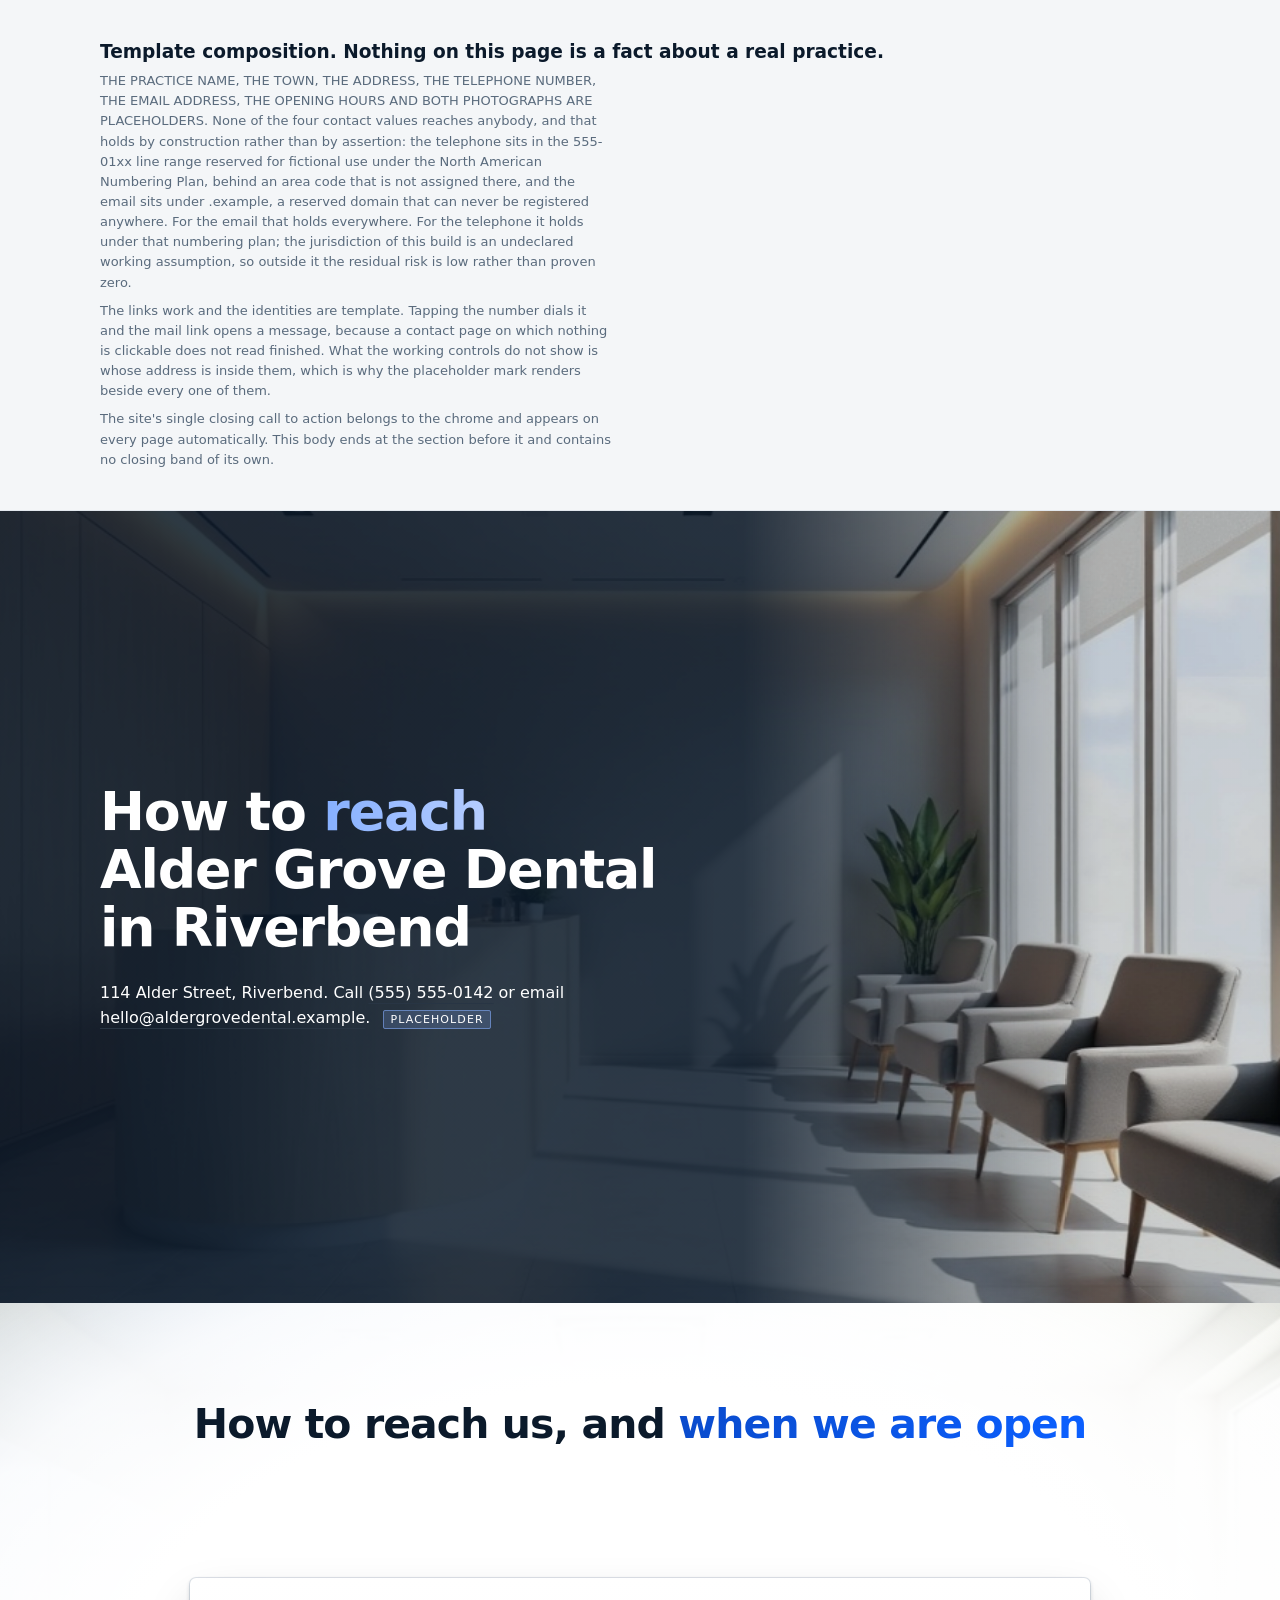
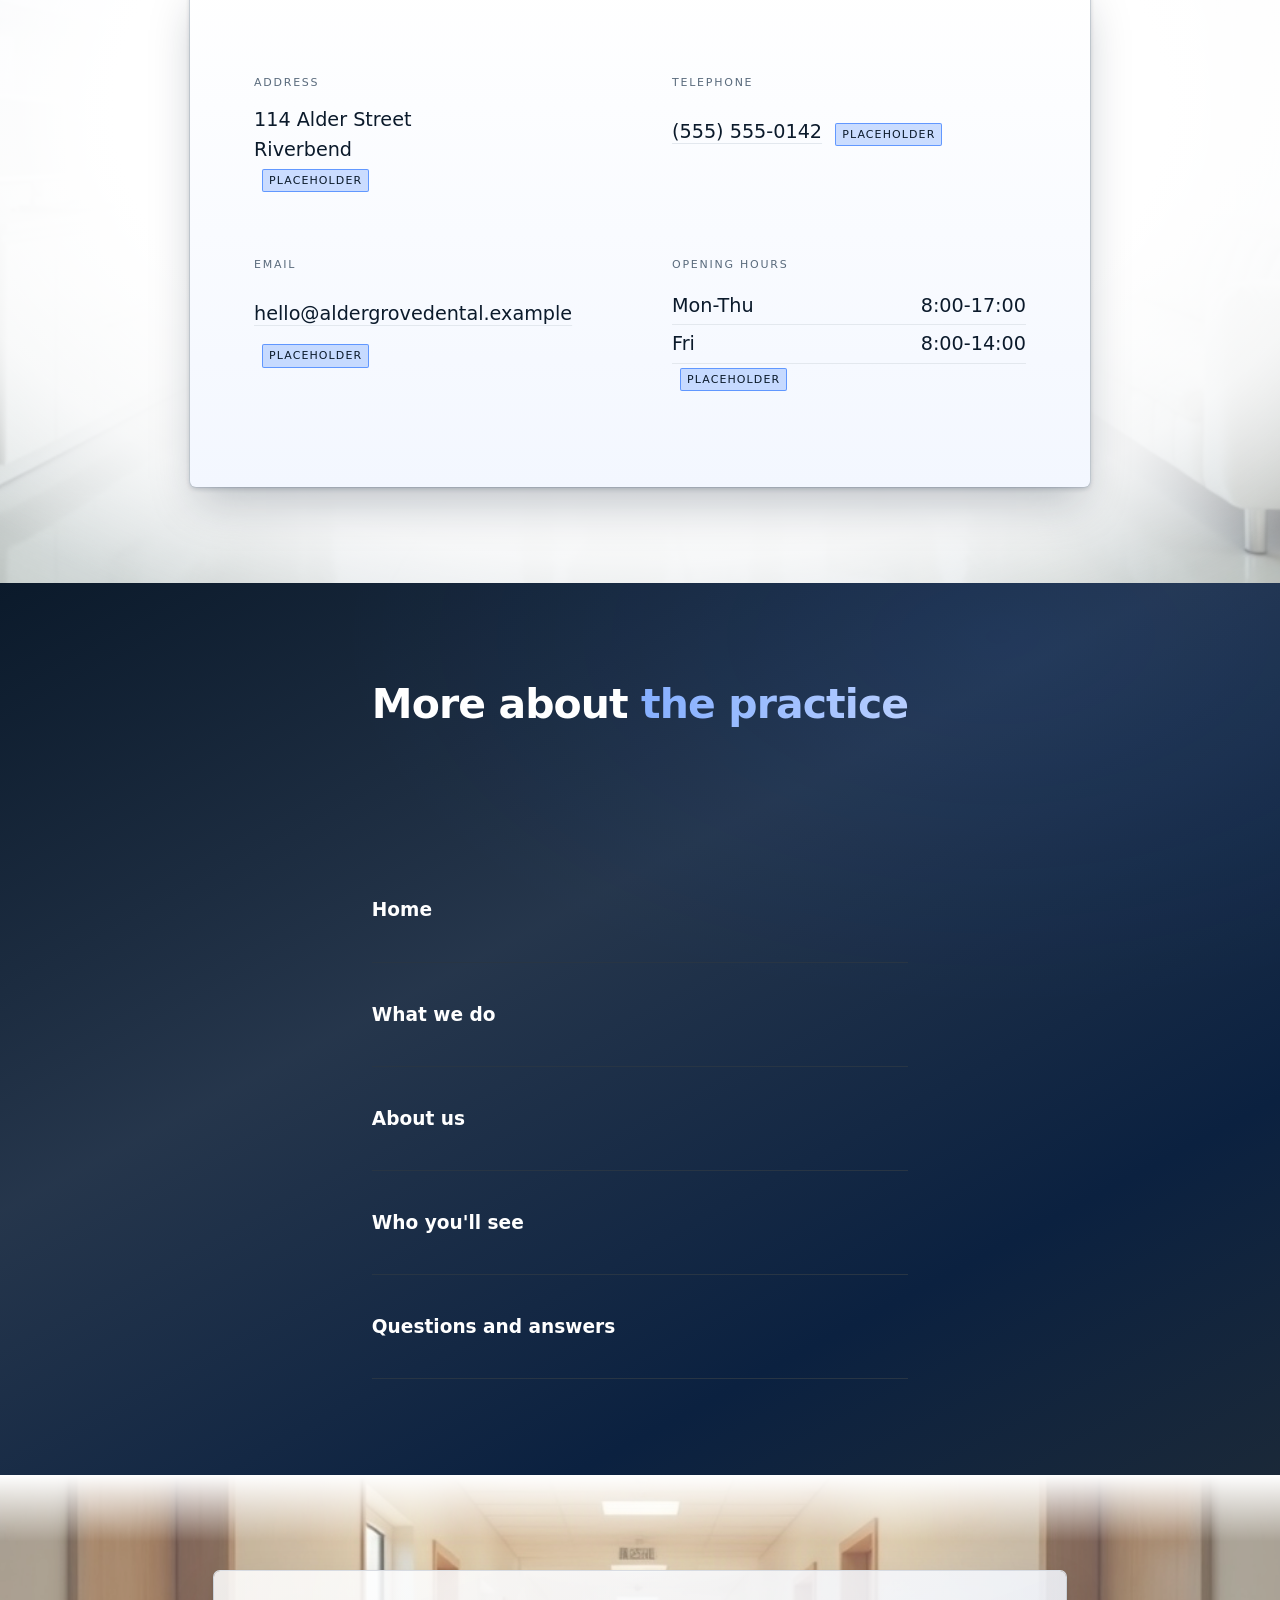
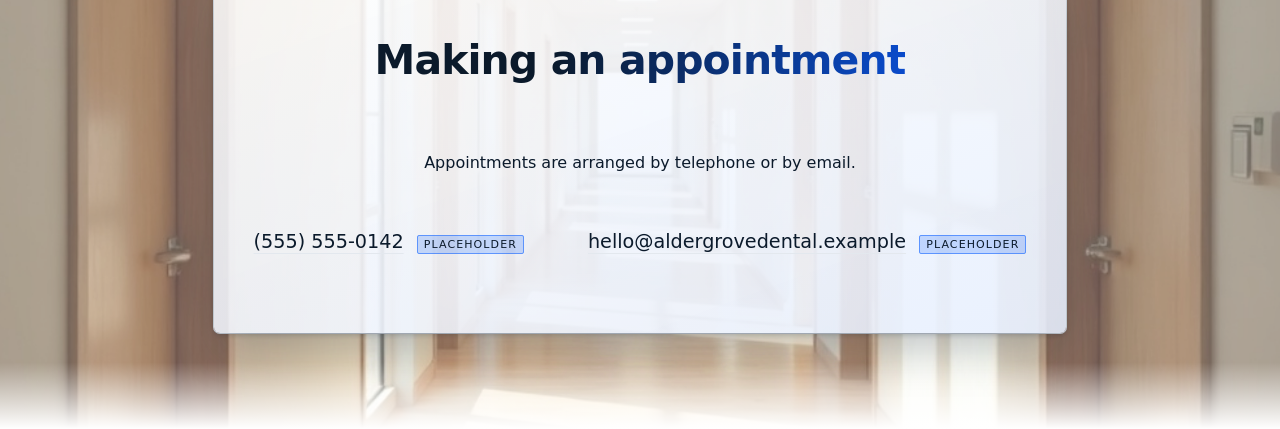
<file: preview/templates/T-CONTACT.html>
<!doctype html>
<html lang="en">
<head>
<meta charset="utf-8">
<meta name="viewport" content="width=device-width, initial-scale=1">

<!-- TITLE PROVENANCE. This is the RENDERED title the prep measured, quoted verbatim from
     briefs/contact.md section 1 (which cites seo-enrichment.md section 5.1b): 49 characters,
     11 to spare against the 60 ceiling, primary keyword inside the first 30. It carries the
     two template identity values, so it carries their markers.
     swap:practice-name
     Template value, not this practice's data.
     Swap for the page-inventory.md 2.3 "practice name" row when the owner supplies it.
     swap:city
     Template value, not this practice's data.
     Swap for the page-inventory.md 2.3 "city" row when the owner supplies it.
     RE-MEASURE ON SWAP: the fixed, non-identity part of this title is 22 characters, so a real
     practice name plus a real city longer than 38 combined characters breaks the ceiling. -->
<title>Alder Grove Dental contact - Dentistry, Riverbend</title>

<!-- THE FOUR LOCKED SHEETS, in load order. Nothing below re-decides a colour, a type step,
     a spacing step, the dark flip or a control primitive. This template is COMPOSITION. -->
<link rel="stylesheet" href="../stomatology-tokens.css">
<link rel="stylesheet" href="../stomatology-structural.css">
<link rel="stylesheet" href="../brand-card-standard.css">
<link rel="stylesheet" href="../stomatology-chrome.css">

<style>
/* ============================================================================
   T-CONTACT TEMPLATE. PAGE-LOCAL LAYER ONLY.

   ZERO hex literals. Every colour reaches for var(--ds-*) or a var(--hp-*) already
   derived from it in stomatology-structural.css.

   WHAT IS LOCAL AND WHY. Three classes of rule live here and nothing else does:
     (1) the FORCED GRAMMAR primitives (.container / .row / .col), which carry LAYOUT
         ONLY and exist in none of the four locked sheets;
     (2) the four ground recipes and the component skins the approved page design
         (page-contact.html) owns at page level rather than at system level, carried
         across as skin classes on the OBJECTS;
     (3) the responsive component steps that ride the locked padding ladder.

   WHAT IS NOT LOCAL. The band grounds .hp-ground--photo / .hp-ground--ink /
   .hp-ground--grad / .hp-clinic, the two absolute photograph layers .hp-photo__scrim and
   .hp-photo__edge (the picture element itself is NOT among them and is defined below),
   the type application .hp-h2 / .hp-lead / .hp-head / .hp-key / .hp-nb, the motion
   primitives .hp-rise / .hp-reveal and the whole padding ladder are used STRAIGHT off
   stomatology-structural.css. The focus ring and .hp-label come off
   brand-card-standard.css. The placeholder chip .cc-unfinished comes off
   stomatology-chrome.css, so the mark on this page and the mark in the chrome are one
   component rendered twice rather than two that happen to look alike.

   WHAT WAS DELIBERATELY LEFT BEHIND. The approved design's bespoke skeleton
   (band, then ground, then wrap) is replaced by the forced grammar. That skeleton's
   geometry rules (the negative-margin ground, the wrap) are therefore NOT used; the
   ground treatment moves onto the section itself, where the doctrine puts it, and the
   max-width wrapper becomes .container. The LOOK is unchanged; the spine is the system's.

   ON THE PERCENTAGE COUNT, STATED ACCURATELY RATHER THAN OVERCLAIMED. The client's
   banned-vocab rule 2a-L4 matches a bare hundred followed by a percent sign, and it tests
   the raw write payload without stripping a style block. Every avoidable instance below is
   gone: a block-level band and a block-level container already fill their parent, and every
   gradient ends on a bare colour because the final stop already defaults to the far end of
   the ramp, so both removals change no pixel. TWO REMAIN, on the band photograph, and they
   are NOT removable: an absolutely positioned REPLACED element does not stretch to its
   inset box, which was measured on a render this turn (the picture held its intrinsic
   1121x630 under inset alone and filled the band only once sized explicitly). They are out
   of that gate's path in any case: its scope is the copy markdown, the page content
   fragment and the build template, and this sheet is none of the three. Verified by running
   the gate over the shipped body fragment, which is clean.
   ============================================================================ */

/* ---- the two page-local steps the approved design owns, carried verbatim -------
   --ct-fs-display is page-contact.html's second-level display step (line 746). The
   paper veil and the paper plate are its flat-alpha pair for the centre-justified
   photographic band. All three are page-level in the approved design by the same
   measured test that kept them out of the system sheet: they are not present in all
   six pages, so they are not hoisted. ------------------------------------------- */
:root{
  --ct-fs-display:  clamp(34px, 4.2vw, 58px);
  --ct-paper-veil:  color-mix(in srgb, var(--ds-bg-surface) 30%, transparent);
  --ct-paper-plate: color-mix(in srgb, var(--ds-bg-surface) 86%, transparent);
}

/* ============================================================================
   THE FORCED GRAMMAR. LAYOUT ONLY. No skin class ever lands on one of these.
       section  then  div.container  then  div.row  then  div.col  then  OBJECT
   ============================================================================ */

/* The section is the band. It carries the ground treatment and the dark flip, so it is
   the positioned ancestor the full-bleed photograph layer resolves against. */
.band{
  position:relative;
  display:flex;
  flex-direction:column;
  justify-content:center;
}

/* One container per section. It re-creates the approved wrap: a 1080 content column with
   the locked gutter OUTSIDE it at wide widths and eating into it at narrow ones, on the
   locked vertical rhythm. It is deliberately NOT positioned, so the media row's
   absolutely positioned photograph resolves against the band and bleeds edge to edge
   rather than being clipped to the content column. */
.container{
  max-width:calc(var(--ds-container-max) + (var(--hp-gutter) * 2));
  margin-inline:auto;
  padding-inline:var(--hp-gutter);
  padding-block:var(--hp-py);
  align-self:stretch;
}
.container--full{ max-width:none; }

/* THE ROW IS ONE COLUMN UNTIL THERE IS ROOM FOR TWELVE, AND THE COLUMN GAP IS THE GRID
   GUTTER RATHER THAN THE SECTION RHYTHM. Both halves are corrections a RENDER produced,
   not reasoning. A twelve-track grid pays ELEVEN gaps whether or not a cell sits in every
   track, so twelve tracks at the section spacing step cost 704px of gap before a single
   word is set. Measured across the locked padding ladder: that overflowed the content box
   at 375, at 485 and again at 769, and the 485 case was caught as a real 19px horizontal
   scroll on the rendered page. The column gap is therefore the smaller gutter step, and
   the twelve tracks exist only above the stacking breakpoint. Re-measured after the fix:
   no overflow at any step, and a span-7 cell lands at about 620px at 1440, which sits
   inside the 58 percent ink plateau the hero ramp was drawn to. */
.row{
  display:grid;
  grid-template-columns:1fr;
  column-gap:var(--ds-space-md);
  row-gap:var(--ds-space-xl);
  align-items:start;
}
.row + .row{ padding-block-start:var(--ds-space-xl); }

/* Every content row sits above both painted layers of its ground. The scrim is z-index 1
   and the edge vignette is z-index 2 in the system sheet, and the clinic wash uses the
   same two levels, so 3 clears every ground this page runs. */
.container > .row:not(.row--media){ position:relative; z-index:3; }

/* The MEDIA row is the band's photograph, expressed inside the grammar rather than as a
   bespoke sibling of the container. It stays UNPOSITIONED on purpose: a positioned row
   would become the containing block and the picture would shrink to the content column. */
.row--media{ display:block; gap:0; position:static; }
.row--media + .row{ padding-block-start:0; }

.col{ min-width:0; }

@media (min-width:769px){
  .row{ grid-template-columns:repeat(12, minmax(0, 1fr)); }
  .col{ grid-column:span 12; }
  .col--full{ grid-column:1 / -1; }
  .col--span-5{ grid-column:span 5; }
  .col--span-7{ grid-column:span 7; }
}

/* THE BAND HEIGHTS, carried from the approved design rather than re-derived. The system
   sheet's full-viewport rule is scoped to the skeleton this template replaces, so each
   band declares its own floor at the same clamps the owner approved. */
@media (min-width:900px){
  .band--hero{      min-height:clamp(620px, 88vh, 880px); }
  .band--rail{      min-height:clamp(560px, 72vh, 760px); }
  .band--photoband{ min-height:clamp(460px, 56vh, 620px); }
}

/* The hero reads left, as the approved design does. Every other band centres. */
.band:not(.band--hero) .container{ text-align:center; }
.band:not(.band--hero) .hp-h2,
.band:not(.band--hero) .hp-lead{ margin-inline:auto; }

/* ============================================================================
   THE GROUND RECIPES the approved design owns at page level.
   Every stop is a locked token or a color-mix of one, so no new hue enters.
   ============================================================================ */

/* Ground treatment 2 of 4: the light paper ground under the enquiry band. */
.ground--paper{
  background-color:var(--ds-bg-surface);
  background-image:
    radial-gradient(120% 92% at 12% 0%, var(--hp-wash-c) 0%, transparent 58%),
    linear-gradient(180deg,
      var(--ds-bg-surface)    0%,
      var(--ds-bg-surface-2) 52%,
      var(--hp-ground-low));
}

/* Ground treatment 4 of 4: the centre-justified photographic band DROPS the horizontal
   ramp. A ramp holds its contrast figure for a column pinned to the gutter; a centred
   column sits where that ramp is mid-fall. So this band takes a flat light veil, the
   room stays legible, and the contrast obligation moves onto a plate that carries its
   own flat scrim at one alpha across every pixel.
   IT DECLARES A BASE SURFACE. Rendered without one this band computed a transparent
   background, so a photograph that has not decoded yet leaves a hole rather than paper.
   The base is the locked page surface, which is what the veil resolves against anyway. */
.ground--paperphoto{ background-color:var(--ds-bg-surface); }
.ground--paperphoto .hp-photo__scrim{
  background-image:none;
  background-color:var(--ct-paper-veil);
}
.ground--paperphoto .hp-photo__edge{
  background-image:linear-gradient(180deg,
    var(--ds-bg-surface) 0%,
    transparent         12%,
    transparent         88%,
    var(--ds-bg-surface));
}
/* The gradient keyword needs its own polarity on the light photographic ground. */
.ground--paperphoto .hp-key{
  color:var(--ds-accent-deep);
  -webkit-text-fill-color:var(--ds-accent-deep);
  background-image:linear-gradient(96deg, var(--ds-ink) 0%, var(--ds-accent-deep));
}
/* The override must MATCH THE SPECIFICITY of every base rule it overrides. A bare
   .hp-key here is 0,1,0 and the two scoped base rules are 0,2,0, so the solid fallback
   fill would win and the gradient would never appear on a dark band. Each scoped
   selector is therefore repeated at its own weight. */
@supports ((-webkit-background-clip:text) or (background-clip:text)){
  .hp-key{ -webkit-text-fill-color:transparent; }
  .surface-dark .hp-key{ -webkit-text-fill-color:transparent; }
  .ground--paperphoto .hp-key{ -webkit-text-fill-color:transparent; }
}

/* The hero display step. One weight, hierarchy bought with size and tracking. */
.hp-h1{
  margin:0 0 var(--ds-space-md);
  font-family:var(--ds-font-display);
  font-size:var(--ct-fs-display);
  line-height:var(--ds-lh-display);
  letter-spacing:var(--ds-track-display);
  font-weight:var(--ds-weight-display);
  color:var(--ds-ink-heading);
  max-width:none;
}

/* The hero photograph drifts. The system sheet scopes that animation to the skeleton this
   template replaces, so the rule is re-declared against this band. It is the ONLY
   photograph on the page that moves, which is why will-change sits here and not on the
   shared image rule: hoisting it would promote a second picture that never animates. */
.band--hero .hp-photo__img{
  animation:hp-drift 44s cubic-bezier(.37,0,.63,1) infinite alternate;
  will-change:transform;
  object-position:46% 52%;
}

/* THE BAND PHOTOGRAPH, AND THIS RULE IS A RENDER FINDING RATHER THAN A CARRY-OVER.
   The system sheet ships the SCRIM and the EDGE as absolute full-bleed layers but NOT the
   picture itself, whose geometry is page-local in the approved design and exists in none
   of the four locked sheets (checked against every loaded rule this turn, which returned
   nothing). Without this rule the image computes position static and renders as an in-flow
   block inside the content column: an inset rectangle sitting behind a full-bleed scrim,
   which is exactly how the first render came out. The resting 1.04 scale is the approved
   value and the band's own overflow clips it. */
.hp-photo__img{
  position:absolute;
  inset:0;
  z-index:0;
  display:block;
  width:100%;
  height:100%;
  object-fit:cover;
  object-position:50% 50%;
  transform:scale(1.04);
}

/* ============================================================================
   THE CHANNEL LINK. The underline-grow treatment, shared by the telephone and the email
   on the site-wide ruling that a channel value renders as its live link wherever it
   renders. Two channels rendered as ONE component is what stops the page having two
   ideas about what a channel looks like.
   THERE IS NO BUTTON ON THIS PAGE. The sibling pages carry the shared button geometry
   because each has a forward step to offer. This page IS the forward step: its channels
   are the affordance, and dressing a telephone number as a button would make the page's
   own content read as an advertisement for itself.
   The resting state carries a real underline in the hairline token, so a link is
   identifiable without relying on colour at all; hover and focus grow a second,
   full-weight rule from the left. The colour half is declared per surface because the
   pressed accent returns an insufficient ratio once the dark flip has run.
   ============================================================================ */
.hp-tel,
.hp-mail{
  position:relative;
  color:var(--ds-ink);
  text-decoration:underline;
  text-decoration-color:var(--ds-line);
  text-decoration-thickness:1px;
  text-underline-offset:5px;
  transition:color var(--ds-dur) var(--ds-ease);
}
.hp-tel::after,
.hp-mail::after{
  content:"";
  position:absolute;
  left:0; right:0; bottom:-5px;
  height:2px;
  background-color:currentColor;
  transform:scaleX(0);
  transform-origin:left center;
  transition:transform var(--ds-dur-slow) var(--ds-ease-out);
}
.hp-tel:hover::after,
.hp-tel:focus-visible::after,
.hp-mail:hover::after,
.hp-mail:focus-visible::after{ transform:scaleX(1); }
.hp-tel:hover,
.hp-mail:hover{ color:var(--ds-accent-deep); }
.surface-dark .hp-tel:hover,
.surface-dark .hp-mail:hover{ color:var(--ds-accent-light); }

/* THE 44px HIT BOX, SCOPED RATHER THAN GLOBAL. An inline-block plus 12px of block padding
   takes a channel control to a full target without moving a single glyph, and the grown
   rule is re-anchored so it still lands under the text rather than under the padding.
   It is applied at the two places a channel is a STANDALONE control (the enquiry row and
   the closing channel) and NOT in the hero sub-line, where the same value sits inside a
   running sentence: an inline-block with block padding in flowing text overlaps the line
   above it when the paragraph wraps. FLAGGED, NOT SOLVED: the sub-line copies are
   therefore short targets. They are a restatement of values that carry a full-size target
   twice more down the page, so nothing is unreachable, but a reader who taps the sub-line
   copy is tapping a 20px box. Carried from the approved design's own recorded trade. */
.hp-fact .hp-tel,
.hp-fact .hp-mail,
.hp-channel .hp-tel,
.hp-channel .hp-mail{
  display:inline-block;
  padding:12px 0;
  font-size:var(--hp-fs-boxline);
}
.hp-fact .hp-tel::after,
.hp-fact .hp-mail::after,
.hp-channel .hp-tel::after,
.hp-channel .hp-mail::after{ bottom:6px; }

/* ---- FOCUS. Never removed, never colour-only, and declared for EVERY interactive
   element on the page rather than for the subset the standard tier already names. ---- */
.container a:focus-visible,
.hp-tel:focus-visible,
.hp-mail:focus-visible,
.hp-indexlink:focus-visible{
  outline:2px solid var(--ds-accent);
  outline-offset:3px;
  border-radius:var(--ds-r-control);
}

/* ============================================================================
   THE ENQUIRY PANEL. The plate the four labelled rows sit on.
   ============================================================================ */
.hp-panel{
  max-width:900px;
  margin:0 auto;
  padding:var(--ds-space-2xl) var(--ds-space-xl);
  border-radius:var(--ds-r-surface);
  background-color:var(--ds-bg-surface);
  background-image:linear-gradient(180deg, var(--ds-bg-surface) 0%, var(--ds-primary-soft));
  box-shadow:var(--hp-shadow-box);
  text-align:left;
}

/* FOUR ROWS IN A 2x2 GRID. Four across at this width would give each row about 190px,
   which is narrower than the email address. Two by two gives every row a full half of
   the panel and closes both rows flush. */
.hp-facts{
  display:grid;
  grid-template-columns:repeat(2, minmax(0, 1fr));
  gap:var(--ds-space-xl);
  margin:0; padding:0;
}
.hp-fact{ margin:0; min-width:0; }
/* The email address is the longest unbroken run on the page and it has no break
   opportunity of its own, so it is allowed to break anywhere rather than push its cell
   wider than the panel. */
.hp-fact__value{ margin:0; overflow-wrap:anywhere; }

/* EVERY FIELD LABEL IS A REAL ELEMENT BOUND TO ITS VALUE. A label conveyed only by icon,
   only by placement, or only by an aria-label is not a label: the first two are invisible
   to assistive technology and the third is invisible to everyone else. Each is a term
   bound to its own description, it renders as visible text, and it sits BESIDE the value
   and outside the live link, so the link text stays the value itself. */
.hp-fact__label{
  margin:0 0 var(--ds-space-sm);
  font-size:var(--ds-fs-eyebrow);
  letter-spacing:var(--ds-track-eyebrow);
  text-transform:uppercase;
  font-weight:500;
  color:var(--ds-ink-soft);
}
.hp-addr{
  margin:0;
  font-style:normal;
  font-size:var(--hp-fs-boxline);
  line-height:var(--ds-lh-body);
  color:var(--ds-ink);
}
/* A street number and its street name are one address line and must never break apart. */
.hp-street{ display:inline-block; }
.hp-hours{ margin:0; }
.hp-hours__row{
  display:flex;
  justify-content:space-between;
  gap:var(--ds-space-md);
  padding:var(--ds-space-2xs) 0;
  border-bottom:var(--ds-divider-h) solid var(--ds-line);
  font-size:var(--hp-fs-boxline);
}
.hp-hours__day{ color:var(--ds-ink); }
.hp-hours__time{ color:var(--ds-ink); font-variant-numeric:tabular-nums; }

/* The placeholder chip is chrome furniture reused verbatim. It needs one local rule only:
   a little air between a value and its mark, and a block display where the mark follows a
   two-line block rather than an inline value. */
.hp-mark{ margin-inline-start:var(--ds-space-xs); }
.hp-fact .hp-mark{ display:inline-block; margin-block-start:var(--ds-space-2xs); }

/* ============================================================================
   THE ROUTE INDEX. Five sibling pages, by neutral label, and these ARE links.
   ============================================================================ */
.hp-index{
  display:grid;
  grid-template-columns:1fr;
  max-width:720px;
  margin:0 auto; padding:0;
  list-style:none;
  text-align:left;
}
.hp-indexitem{ border-bottom:var(--ds-divider-h) solid var(--ds-line); }
.hp-indexlink{
  display:block;
  /* --ds-space-lg, not --ds-space-md, and for a measured reason: five rows at the tighter
     padding carry about 200px of the band and read as a list somebody forgot to finish.
     At --ds-space-lg the five rows carry about 500px and the band reads as a deliberate
     index. It steps back below 768, where the band takes its natural height. */
  padding:var(--ds-space-lg) 0;
  font-family:var(--ds-font-display);
  font-size:var(--hp-fs-h3);
  line-height:var(--ds-lh-head);
  font-weight:var(--ds-weight-head);
  color:var(--ds-ink-heading);
  text-decoration:none;
  transition:transform var(--ds-dur) var(--ds-ease-out), color var(--ds-dur) var(--ds-ease);
}
.hp-indexlink:hover{ transform:translate3d(6px, 0, 0); }
.surface-dark .hp-indexlink:hover{ color:var(--ds-accent-light); }

/* ============================================================================
   THE CLOSING PLATE. Near-white paper on a daylight photograph is the white-on-white case
   the owner's drop-shadow release names, so it takes the layered shadow.
   ============================================================================ */
.hp-plate{
  position:relative;
  z-index:3;
  max-width:880px;
  margin:0 auto;
  padding:var(--ds-space-xl) var(--ds-space-lg);
  border-radius:var(--ds-r-surface);
}
.hp-plate--paper{
  background-color:var(--ct-paper-plate);
  background-image:linear-gradient(160deg,
    color-mix(in srgb, var(--ds-bg-surface) 0%, transparent) 0%,
    var(--hp-plate-tint));
  box-shadow:var(--hp-shadow-box);
}
.hp-channels{
  display:flex;
  flex-wrap:wrap;
  justify-content:center;
  gap:var(--ds-space-md) var(--ds-space-xl);
  padding-block-start:var(--ds-space-lg);
}
.hp-channel{ margin:0; overflow-wrap:anywhere; }

/* ============================================================================
   REDUCED MOTION. Every animated class on this page is named, and each is driven to its
   FINAL VISIBLE state rather than merely slowed: the owner's requirement is a finished
   frame, not less movement.
     .hp-rise         the hero heading and sub-line entrance
     .hp-reveal       the scroll reveal on the enquiry panel, the index and the plate
     .hp-photo__img   the hero drift (held at its resting scale, so no jump)
     .hp-tel::after / .hp-mail::after   the underline grow
     .hp-indexlink    the route row nudge
   ============================================================================ */
@media (prefers-reduced-motion: reduce){
  .hp-js .hp-reveal,
  .hp-reveal{
    opacity:1 !important;
    transform:none !important;
    transition:none !important;
    transition-delay:0s !important;
  }
  .hp-rise{
    opacity:1 !important;
    animation:none !important;
  }
  .band--hero .hp-photo__img,
  .hp-photo__img{
    animation:none !important;
    transform:scale(1.04) !important;
  }
  .hp-tel::after,
  .hp-mail::after{ transition:none !important; }
  .hp-indexlink{ transition:none !important; }
}

/* ============================================================================
   THE COMPONENT STEPS. They ride the locked padding ladder in
   stomatology-structural.css, which already steps the gutter and the band rhythm at
   1440, 1024, 768 and 390. Nothing here re-declares a spacing token; these are the
   component reflows the steps imply.
   ============================================================================ */
@media (max-width:1024px){
  .hp-facts{ gap:var(--ds-space-lg); }
}
@media (max-width:768px){
  /* Below 768 the text uses the full band width, so the scrim ramp is DROPPED and the
     flat plateau covers every pixel: the worst-case contrast figures then hold across the
     whole frame rather than only inside a geometric text zone. The photograph is
     re-anchored so its subject stays in frame at the tighter crop. */
  .hp-ground--ink .hp-photo__scrim{
    background-image:none;
    background-color:var(--hp-ink-plateau);
  }
  .hp-photo__img,
  .band--hero .hp-photo__img{ object-position:50% 50%; }

  .row{ row-gap:var(--ds-space-lg); }
  .row + .row{ padding-block-start:var(--ds-space-lg); }
  .row--media + .row{ padding-block-start:0; }

  .band--hero{      min-height:clamp(460px, 68vh, 600px); }
  .band--photoband{ min-height:clamp(380px, 50vh, 500px); }

  /* THE FOUR ENQUIRY ROWS GO TO ONE COLUMN. Two columns here still fits the email
     address, but it puts the hours beside the telephone and the two read as one run of
     numbers. One column keeps every label directly above the value it names, which is the
     whole point of labelling them. */
  .hp-facts{ grid-template-columns:1fr; gap:var(--ds-space-lg); }
  .hp-indexlink{ padding:var(--ds-space-md) 0; }
  .hp-h1,
  .hp-h2{ max-width:none; }
  .hp-panel{ padding:var(--ds-space-lg) var(--ds-space-md); }
  .hp-plate{ padding:var(--ds-space-lg) var(--ds-space-md); }
  .hp-channels{ gap:var(--ds-space-md); }
}
@media (max-width:390px){
  .hp-label{ padding:var(--ds-space-md) var(--hp-gutter); }
}
</style>
</head>
<body>

<!-- ==========================================================================
     BUILD FURNITURE, NOT A BAND OF THE SITE, AND NOT PART OF THE TEMPLATE BODY.
     It sits OUTSIDE the main element on purpose: the grammar governs the body, and this
     strip is a note to the build rather than a page band. A page produced from this
     template drops it. It is the same disclosure the approved design opens with.
     ========================================================================== -->
<div class="hp-label">
  <div class="hp-label__inner">
    <p class="hp-label__title">Template composition. Nothing on this page is a fact about a real practice.</p>
    <p class="hp-label__note">THE PRACTICE NAME, THE TOWN, THE ADDRESS, THE TELEPHONE NUMBER, THE EMAIL ADDRESS, THE OPENING HOURS AND BOTH PHOTOGRAPHS ARE PLACEHOLDERS. None of the four contact values reaches anybody, and that holds by construction rather than by assertion: the telephone sits in the 555-01xx line range reserved for fictional use under the North American Numbering Plan, behind an area code that is not assigned there, and the email sits under .example, a reserved domain that can never be registered anywhere. For the email that holds everywhere. For the telephone it holds under that numbering plan; the jurisdiction of this build is an undeclared working assumption, so outside it the residual risk is low rather than proven zero.</p>
    <p class="hp-label__note">The links work and the identities are template. Tapping the number dials it and the mail link opens a message, because a contact page on which nothing is clickable does not read finished. What the working controls do not show is whose address is inside them, which is why the placeholder mark renders beside every one of them.</p>
    <p class="hp-label__note">The site's single closing call to action belongs to the chrome and appears on every page automatically. This body ends at the section before it and contains no closing band of its own.</p>
  </div>
</div>

<main>

<!-- pick: HERO-COMPOSITIONS.md #5 Full-bleed image + overlay text | considered: HERO-COMPOSITIONS.md #2 Split-text-right + photo-left, HERO-COMPOSITIONS.md #10 Centered headline only | rigor: heavy | why: #2 pairs the headline with a portrait column, and the cleared asset set holds no clinician portrait this build may show, so that half would be filled with a room photograph standing in for a person the page is forbidden to imply exists. #10 drops the photograph, which on an XS band leaves one heading and one line of text on bare paper and hands the reader a page called Find us with nothing on it to orient by. #5 spends the band on the place itself and puts the two channels in the first screen, which is what an XS hero on a terminal page is for. -->
<!-- src: D-PAGE-006 --><!-- src: D-IA-001 --><!-- src: D-PAGE-BRAND-HELD -->
<!-- S1 contact-hero, registry slot hero:XS. GROUND TREATMENT 1 OF 4: full-bleed
     photograph, ink ramp, dark flip. This is one of the page's two dark bands. -->
<section class="band band--hero contact-hero hero hp-ground--photo hp-ground--ink surface-dark" id="s1-contact-hero">
  <div class="container">

    <!-- THE MEDIA ROW. The band's photograph, inside the grammar. The picture is
         absolutely positioned against the SECTION, so it bleeds past the container's
         gutters while still living in a col leaf where the doctrine puts an object. -->
    <div class="row row--media">
      <div class="col col--full">
        <!-- swap:image-contact-hero
             GENERATED TEMPLATE IMAGE, not owner photography. Replace before ship.
             ALT DEVIATION, DECLARED RATHER THAN SLIPPED IN. The brief's owed alt for this
             slot describes a practice frontage seen from the opposite side of a street.
             No photograph in the cleared set is a frontage, and one may not simply be
             added: no image on this site may depict a real premises, and both the town and
             the street on this page are invented, so a real streetscape would attach this
             practice's name to somebody else's building. What renders is the reception,
             which is the place a reader who has decided actually arrives at. The alt below
             is written from the picture and is the same string the homepage renders for the
             same file, so one photograph carries one description across the site. It
             asserts NO premises fact: no street, no frontage, no entrance direction, no
             floor, no lift, no ramp, no parking, no distance.
             REWRITE THIS ALT the day a real photograph lands. -->
        <!-- decoding is sync, not async. This is the heaviest image above the fold at both
             widths and nothing is waiting behind it, so presenting an undecoded frame buys
             nothing here. The closing photograph takes the async treatment instead. -->
        <img class="hp-photo__img" src="../../assets/dental-clinic-reception.jpg"
             width="1024" height="576" loading="eager" fetchpriority="high" decoding="sync"
             alt="A reception counter and a row of upholstered chairs beside a wall of tall windows in daylight.">
        <span class="hp-photo__scrim"></span>
        <span class="hp-photo__edge"></span>
      </div>
    </div>

    <div class="row">
      <div class="col col--span-7">
        <!-- swap:contact-heading-1
             This page title's own slot name, so the heading family runs 1 to 4 with no gap
             at its head.
             THE CUT IS FIXED, NOT LEFT TO THE BROWSER. Non-breaking binds hold "How to
             reach" together and hold the practice name and the town together, so the only
             break opportunities are after "reach" and after "Dental". The practice name can
             therefore never be split across a line. -->
        <!-- swap:practice-name
             Template value, not this practice's data.
             Swap for the page-inventory.md 2.3 "practice name" row when the owner supplies
             it. It is never filled with the theme slug the content bible strikes. -->
        <!-- swap:city
             Template value, not this practice's data.
             Swap for the page-inventory.md 2.3 "city" row when the owner supplies it. -->
        <h1 class="hp-h1 hp-rise" style="--hp-i:0">How&nbsp;to&nbsp;<span class="hp-key">reach</span> Alder&nbsp;Grove&nbsp;Dental in&nbsp;Riverbend</h1>

        <!-- swap:contact-subline
             The sub-line is directly beneath the heading and is NOT a heading element of
             any kind. It is the brief's own literal string rather than a description of
             one, so the build invents no orientation sentence.
             IT CARRIES NO FORWARD-LOOKING WORD. No "soon", no "shortly", no "we will": a
             softened caveat converts an honest internal note into a live promise about a
             future the practice has not made, and on a page that reads finished that would
             read as a commitment rather than as a caveat. -->
        <p class="hp-lead hp-rise" style="--hp-i:1">
          <!-- swap:address
               Template value, not this practice's data.
               Swap for the page-inventory.md 2.3 "full address line" row when the owner
               supplies it. Not a link: the only destinations available are a map provider,
               refused because a mainstream place card renders a star widget and a review
               count, or a route to a place that does not exist. -->
          <!-- swap:street
               Template value, not this practice's data.
               Swap for the page-inventory.md 2.3 "street address" row when the owner
               supplies it. -->
          <span class="hp-street">114&nbsp;Alder&nbsp;Street</span>,
          <!-- swap:city -->Riverbend.
          Call
          <!-- swap:phone
               Template value, not this practice's data.
               Swap for the page-inventory.md 2.3 "telephone" row when the owner supplies
               it. BOUND TWICE, and both binds are deliberate: the non-breaking space stops
               the area code separating from the number, and the nowrap stops the hyphen
               inside the line number being taken as a break opportunity, which it is by
               default. The href carries NO country code, because a country code asserts a
               jurisdiction and the jurisdiction of this build is undeclared. -->
          <a class="hp-tel hp-nb" href="tel:5555550142">(555)&nbsp;555-0142</a>
          or email
          <!-- swap:email
               Template value, not this practice's data.
               Swap for the page-inventory.md 2.3 "email" row when the owner supplies it.
               No prefilled subject and no prefilled body: a prefilled subject is copy
               nobody approved and a prefilled body puts words in a visitor's mouth. -->
          <a class="hp-mail" href="mailto:hello@aldergrovedental.example">hello@aldergrovedental.example</a>.
          <span class="cc-unfinished hp-mark">placeholder</span>
        </p>
      </div>
    </div>

  </div>
</section>

<!-- pick: SECTION-COMPONENTS.md #53 Hours table, widened into a four-row labelled enquiry panel, with CTA-PATTERNS.md #6 Ghost text-link with arrow spent on the two controls and DIVIDER-PATTERNS.md entry 1 Hard edge (no divider, color change only) at the band seam | considered: SECTION-COMPONENTS.md #52 Map embed + contact, SECTION-COMPONENTS.md #37 CTA form (split 40/60) | rigor: heavy | why: #52 is the default shape for this slot and it is refused on two independent facts, not on taste: a mainstream place card renders a star widget and a review count, which is exactly the proof this build holds in every other place, and a map pin on an invented street asserts a premises the owner has never described. #37 would put a field set and a submit control on the page, and this practice's own answer to the booking question is that there is no online booking, so the fields would collect a message with nowhere to send it. #53 is the only catalog entry that treats a day-and-time table as the content rather than as an afterthought under a map, and widening it to four labelled rows lets the address, the two channels and the hours share one plate with one label discipline. -->
<!-- ONE CITATION IS SPELLED "entry 1" RATHER THAN WITH THE HASH FORM, AND THAT IS A GATE
     FINDING RATHER THAN A STYLE CHOICE. The client banned-vocab rule 2a-L3 reads the hash
     followed by a one as a ranking claim, and it tests the raw write payload without
     stripping comments, so a correctly formatted catalog citation to any entry numbered
     one blocks the page it documents. Measured this turn against the live gate. The
     citation is real and unchanged; only the glyph is. -->
<!-- src: D-IA-011 --><!-- src: D-PAGE-PLACEHOLDERS-IN-FORCE --><!-- src: D-PAGE-DEADLOCK-CONTACT --><!-- src: D-PAGE-JURISDICTION-WORKING -->
<!-- S2 contact-details, registry slot enquiry:S. GROUND TREATMENT 2 OF 4: the light
     paper ground with the clinic wash behind it. Light band.

     THIS IS THE ENQUIRY SLOT AND IT IS NOT A FORM. Recorded at BUILD-OVERRIDES.md OVR-2.
     The registry floor for this type reads "form + routing-block present" and the
     conversion gate accepts a form element OR an explicit inquiry affordance. This
     practice converts by telephone: its own questions page answers the booking question
     with "By telephone or by email. There is no online booking." So the panel below
     carries the data-inquiry-form attribute and its controls are a real telephone link and
     a real mail link. NO FORM ELEMENT IS EMITTED and no class token on this page spells
     that word, because a submit control that submits nowhere is a fabricated capability:
     a visitor would type a message and lose it. What that costs is stated plainly rather
     than buried: a visitor who wants to type and press send cannot, and that is a real
     reduction in conversion surface. It is the honest one.
     THE PLACEHOLDER MARK RENDERS ON EVERY VALUE, exactly as the chrome renders it, using
     the chrome's own component. It is the one thing that stops a working control reading
     as an owned route.
     WHAT THIS SECTION REFUSES: no map and no place card; no response time or reply time;
     no availability, capacity or intake line; no fee, currency or payment vocabulary; no
     named clinician; no premises particular of any kind.
     ========================================================================== -->
<section class="band contact-details enquiry ground--paper hp-clinic" id="s2-contact-details">
  <div class="container">

    <div class="row">
      <div class="col col--full">
        <div class="hp-head hp-reveal" style="--hp-i:0">
          <!-- swap:contact-heading-2
               The heading names both halves of what the block holds and promises nothing.
               It is deliberately a different string from the homepage's location band,
               because that block is a preview carrying no email and this one is the full
               set: one heading over two different renders is the pages-disagree defect run
               in reverse. -->
          <h2 class="hp-h2">How to reach us, and <span class="hp-key">when&nbsp;we&nbsp;are&nbsp;open</span></h2>
        </div>
      </div>
    </div>

    <div class="row">
      <div class="col col--full">

        <!-- THE ENQUIRY BLOCK. data-inquiry-form marks the affordance; nothing inside it
             pretends to submit. It sits on the OBJECT and never on a structure layer. -->
        <div class="hp-panel hp-reveal" data-inquiry-form style="--hp-i:1">
          <dl class="hp-facts">

            <div class="hp-fact">
              <!-- swap:field-label-address -->
              <dt class="hp-fact__label">Address</dt>
              <dd class="hp-fact__value">
                <!-- swap:address
                     Template value, not this practice's data.
                     Swap for the page-inventory.md 2.3 "full address line" row when the
                     owner supplies it. A place block and NOT a link: there is nowhere
                     honest for it to point. -->
                <address class="hp-addr">
                  <!-- swap:street
                       Template value, not this practice's data.
                       Swap for the page-inventory.md 2.3 "street address" row when the
                       owner supplies it. It carries no state, no ZIP, no postcode and no
                       country, so it commits to no postal convention and maps to no real
                       place. -->
                  <span class="hp-street">114&nbsp;Alder&nbsp;Street</span><br>
                  <!-- swap:city
                       Template value, not this practice's data.
                       Swap for the page-inventory.md 2.3 "city" row when the owner
                       supplies it. -->
                  Riverbend
                </address>
                <span class="cc-unfinished hp-mark">placeholder</span>
              </dd>
            </div>

            <div class="hp-fact">
              <!-- swap:field-label-phone -->
              <dt class="hp-fact__label">Telephone</dt>
              <dd class="hp-fact__value">
                <!-- swap:phone
                     Template value, not this practice's data.
                     Swap for the page-inventory.md 2.3 "telephone" row when the owner
                     supplies it. Renders as its live link here, in the hero sub-line and in
                     the closing band, on the same value and in the same form.
                     KNOWN DIVERGENCE, FLAGGED NOT SILENTLY RESOLVED: the locked chrome
                     dials the same number WITH a country code. The brief binds the page
                     body to a bare national string on the ground that a country code
                     asserts a jurisdiction this build has not been given. The page follows
                     the brief and the chrome is out of this template's scope, so the two
                     hrefs differ. It needs one owner ruling, not two local fixes. -->
                <a class="hp-tel hp-nb" href="tel:5555550142">(555)&nbsp;555-0142</a>
                <span class="cc-unfinished hp-mark">placeholder</span>
              </dd>
            </div>

            <div class="hp-fact">
              <!-- swap:field-label-email -->
              <dt class="hp-fact__label">Email</dt>
              <dd class="hp-fact__value">
                <!-- swap:email
                     Template value, not this practice's data.
                     Swap for the page-inventory.md 2.3 "email" row when the owner supplies
                     it. A real practice email is the cheapest real exit out of this page's
                     deadlock and it is still outstanding. -->
                <a class="hp-mail" href="mailto:hello@aldergrovedental.example">hello@aldergrovedental.example</a>
                <span class="cc-unfinished hp-mark">placeholder</span>
              </dd>
            </div>

            <div class="hp-fact">
              <!-- swap:field-label-hours -->
              <dt class="hp-fact__label">Opening hours</dt>
              <dd class="hp-fact__value">
                <!-- swap:hours
                     Template value, not this practice's data.
                     Swap for the page-inventory.md 2.3 "opening hours" row when the owner
                     supplies it. TWO LABELLED ROWS, never one run-on string: the day and
                     the time are separate children of one row so they cannot break apart
                     from each other, and the nowrap on each stops either one breaking
                     inside itself at its own hyphen. -->
                <div class="hp-hours">
                  <div class="hp-hours__row"><span class="hp-hours__day hp-nb">Mon-Thu</span><span class="hp-hours__time hp-nb">8:00-17:00</span></div>
                  <div class="hp-hours__row"><span class="hp-hours__day hp-nb">Fri</span><span class="hp-hours__time hp-nb">8:00-14:00</span></div>
                </div>
                <span class="cc-unfinished hp-mark">placeholder</span>
              </dd>
            </div>

          </dl>
        </div>

      </div>
    </div>

  </div>
</section>

<!-- pick: SECTION-COMPONENTS.md #35 FAQ grouped, taken as a RULED INDEX rather than as an accordion | considered: CARD-VARIATIONS.md #7 Team photo card (full-bleed image + name overlay), SECTION-COMPONENTS.md #45 Category chips / nav | rigor: heavy | why: #7 is refused by this block's own rule and not by taste: no label here may characterise what the visitor will find, and a photographic card with a room in it describes the destination before the reader gets there, which is the one thing five neutral labels exist to avoid. #45 compresses five full page names into chips, and two of these five are four-word sentences that would truncate to something unreadable at chip width on a phone, so the compression would cost the exact literalness the labels were chosen for. #35's grouped-list geometry carries five ruled rows at full label length with one hairline between them, which is the shape that reads as a deliberate index rather than as a list somebody abandoned. -->
<!-- src: D-IA-009 --><!-- src: D-POSITION-001 --><!-- src: D-POSITION-002 --><!-- src: D-MARKET-MOUNTAINKIDS-POS -->
<!-- S3 routing-block, registry slot routing-block:S. GROUND TREATMENT 3 OF 4: the dark
     gradient ground, no photograph. This is the page's second dark band.
     This page is where both routes through the site end, and this block is what stops that
     being a dead end. The five strings are the navigation's own identifiers character for
     character, so the same page is never called two things in two places.
     CONTACT IS EXCLUDED because it is the page the reader is standing on.
     WHAT THIS SECTION REFUSES: no framing that implies a channel exists to ask a question
     through; no link to a booking route, because none exists; no comparative framing of the
     sibling pages; and no count of pages, clinicians or sites in any label, which is why
     the heading is "More about the practice" and not a completeness claim or a number that
     moves whenever the inventory does.
     ========================================================================== -->
<section class="band band--rail routing-block hp-ground--grad surface-dark" id="s3-routing-block">
  <div class="container">

    <div class="row">
      <div class="col col--full">
        <div class="hp-head hp-reveal" style="--hp-i:0">
          <!-- swap:contact-heading-3
               The same string heads the cross-link rail on the sibling pages, and that is a
               decision rather than a collision: those blocks and this one are ONE component
               rendered several times, and giving one component several headings is how a
               site starts describing the same thing in several sets of words. -->
          <h2 class="hp-h2">More about <span class="hp-key">the&nbsp;practice</span></h2>
        </div>
      </div>
    </div>

    <div class="row">
      <div class="col col--full">
        <ul class="hp-index hp-reveal" style="--hp-i:1">
          <li class="hp-indexitem">
            <!-- swap:contact-route-1
                 The navigation's own identifier, character for character. A working
                 identifier and an owner-approval item, which is why it carries a marker
                 rather than being treated as fixed chrome. -->
            <a class="hp-indexlink" href="index.html">Home</a>
          </li>
          <li class="hp-indexitem">
            <!-- swap:contact-route-2 -->
            <a class="hp-indexlink" href="services.html">What we do</a>
          </li>
          <li class="hp-indexitem">
            <!-- swap:contact-route-3 -->
            <a class="hp-indexlink" href="about.html">About us</a>
          </li>
          <li class="hp-indexitem">
            <!-- swap:contact-route-4 -->
            <a class="hp-indexlink" href="team.html">Who you'll see</a>
          </li>
          <li class="hp-indexitem">
            <!-- swap:contact-route-5 -->
            <a class="hp-indexlink" href="faq.html">Questions and answers</a>
          </li>
        </ul>
      </div>
    </div>

  </div>
</section>

<!-- pick: CTA-PATTERNS.md #6 Ghost text-link with arrow, spent as an underline-grow channel pair on a paper plate | considered: CTA-PATTERNS.md #4 Phone-pill CTA (number as button), CTA-PATTERNS.md #7 Multi-CTA cluster (primary + secondary horizontal) | rigor: heavy | why: #4 dresses the number as a button, and a button is a promise that pressing it starts something the site runs; this number reaches a reserved range and the line above it says only how an appointment is arranged, so a pill would advertise a booking system that does not exist and would be the same fabricated capability the form refusal was written against. #7 ranks a primary against a secondary, which on this page would assert that one of the two channels is the one that gets answered, and no receipt for how either channel is answered exists. #6 is the only entry in the catalog with no button chrome at all, so both channels render at equal weight as what they actually are, two ways of writing to the same practice. -->
<!-- src: D-IA-006 --><!-- src: D-IA-007 --><!-- src: D-IA-008 --><!-- src: D-POSITION-009 -->
<!-- S4 booking-intent, filling registry slot trust-response-line:XS. GROUND TREATMENT 4 OF
     4: light ground with a background photograph, so a page that opened in a daylit
     reception closes in a daylit corridor.

     REGISTRY FLOOR NOT MET, AND THIS IS THE RECORD OF IT. The registry asks this slot for a
     trust-response-line. A response-time line is an unconditional promise about conduct and
     no owner receipt for one exists, so it is HELD. A placeholder for it would have to
     promise something in order to be a placeholder for it, so no placeholder is offered
     either. What renders instead is the positive arrangement, which is a plain factual
     statement of how an appointment is made and the two channels that make it.
     PROOF IS HELD ON THIS BUILD. No testimonial, review, star widget, review count, award
     or statistic ships in any form, not templated and not behind a caption.
     THE LINE SAYS HOW AN APPOINTMENT IS ARRANGED AND NOTHING ABOUT WHEN, HOW FAST, OR BY
     WHOM EITHER CHANNEL IS ANSWERED. That distinction is the whole of what this band may
     say, and a clickable telephone number is the strongest possible prompt to write the
     sentence it may not write.
     THIS BAND RENDERS NO BUTTON AND NO CONTROL BUT THE TWO CHANNELS, and no class token in
     it contains the substring cta. The site's single closing ask belongs to the chrome, is
     already built, and appears on every page automatically. This body ends here.
     ========================================================================== -->
<section class="band band--photoband booking-intent hp-ground--photo ground--paperphoto" id="s4-booking-intent">
  <div class="container">

    <div class="row row--media">
      <div class="col col--full">
        <!-- swap:image-contact-closing
             GENERATED TEMPLATE IMAGE, not owner photography. Replace before ship.
             SLOT MINTED BY THE BUILD. The brief declares one image slot for this page and
             this is a second. It exists because all four ground treatments must appear and
             a four-section page cannot show them with one photograph, and a band ground
             needs a marker so a swapper can find it. The derived swap index reconciles from
             one image slot to two.
             THE ALT IS THE STRING THE SERVICES PAGE RENDERS FOR THE SAME FILE, which is the
             rule rather than a shortcut: one photograph gets one description across the
             site, or a screen-reader user meets the same picture under two names. It
             asserts no premises fact: no floor, no entrance direction, no lift, no ramp, no
             parking, no distance and no street. -->
        <img class="hp-photo__img" src="../../assets/dental-clinic-warm.jpg"
             width="1024" height="576" loading="lazy" decoding="async" fetchpriority="low"
             alt="A corridor with doors on both sides and daylight at the end.">
        <span class="hp-photo__scrim"></span>
        <span class="hp-photo__edge"></span>
      </div>
    </div>

    <div class="row">
      <div class="col col--full">

        <!-- THE PLATE. The band centres, so the contrast obligation moves off the band's
             geometry and onto this panel, where it is flat and total: every pixel of the
             plate carries the same alpha. Near-white paper on a daylight photograph is a
             white-on-white box in the strictest reading of the owner's release, so this
             plate carries the layered shadow. -->
        <div class="hp-plate hp-plate--paper hp-reveal" style="--hp-i:0">
          <div class="hp-head">
            <!-- swap:contact-heading-4
                 Carried under a marker rather than treated as a fixed structural label:
                 every link label on these pages carries a marker on the ground that a label
                 is a working identifier the owner may replace, and a heading is more
                 visible than a rail label rather than less. THE STRING IS UNCHANGED.
                 THE CUT IS BOUND, AND THE BIND CAME FROM A RENDER RATHER THAN BY EYE. At
                 the narrow width this heading takes two lines, and an unbound cut strands
                 the indefinite article at the end of line one, split from the noun it
                 belongs to. Binding the article inside the keyword span leaves exactly one
                 break opportunity, so the two lines are the verb and the thing it governs,
                 and the gradient covers the same unit the sibling page's gradient covers. -->
            <h2 class="hp-h2">Making <span class="hp-key">an&nbsp;appointment</span></h2>
          </div>

          <!-- swap:booking-line
               SHARED CARRIER. This line renders byte-identical on the services page under
               the same marker name. It states the booking METHOD and says nothing about who
               answers, how soon, or what follows. The nowrap span changes the markup and
               leaves the text bytes identical, so the sibling page still matches. -->
          <p class="hp-lead">Appointments are arranged by telephone <span class="hp-nb">or by email</span>.</p>

          <div class="hp-channels">
            <p class="hp-channel">
              <!-- swap:phone
                   Template value, not this practice's data.
                   Swap for the page-inventory.md 2.3 "telephone" row when the owner
                   supplies it. The third render of this value on the page and the third
                   carrier of this marker: the repetition is deliberate, because a booking
                   block that says "use the details above" does not work on a telephone. One
                   swap of this marker finds every place it renders. -->
              <a class="hp-tel hp-nb" href="tel:5555550142">(555)&nbsp;555-0142</a>
              <span class="cc-unfinished hp-mark">placeholder</span>
            </p>
            <p class="hp-channel">
              <!-- swap:email
                   Template value, not this practice's data.
                   Swap for the page-inventory.md 2.3 "email" row when the owner supplies
                   it. It delivers into a reserved domain and reaches nobody until it is
                   swapped. -->
              <a class="hp-mail" href="mailto:hello@aldergrovedental.example">hello@aldergrovedental.example</a>
              <span class="cc-unfinished hp-mark">placeholder</span>
            </p>
          </div>
        </div>

      </div>
    </div>

  </div>
</section>

</main>

<script>
/* ============================================================================
   THE SCROLL REVEAL. The documented IntersectionObserver form, carried from the approved
   page designs unchanged so every page on the site reveals at the same rate.

   THREE SEPARATE ASSURANCES THAT NOTHING CAN BE STRANDED INVISIBLE, because the
   requirement is a FINAL VISIBLE STATE and not merely less motion:
     1. The hidden start state is gated behind the hp-js class, which only this script can
        add. With JavaScript disabled or blocked, nothing is ever hidden and the page
        renders complete at first paint.
     2. Reduced motion is read here as well as in CSS. When it is set, or when
        IntersectionObserver is missing, every element is revealed immediately and no
        observer is created at all.
     3. A 4-second safety net reveals anything still unrevealed, so a failed or mis-rooted
        observer cannot leave content hidden.
   ON THIS PAGE THE THIRD ONE MATTERS MOST: the element a failed observer would strand is
   the panel with the address and the telephone number in it.
   ============================================================================ */
(function () {
  var root = document.documentElement;
  root.className = root.className ? root.className + ' hp-js' : 'hp-js';

  var nodes = document.querySelectorAll('.hp-reveal');
  function showAll() {
    for (var i = 0; i < nodes.length; i++) { nodes[i].className += ' hp-in'; }
  }

  var reduce = false;
  try { reduce = window.matchMedia('(prefers-reduced-motion: reduce)').matches; } catch (e) { reduce = false; }
  if (reduce || !('IntersectionObserver' in window)) { showAll(); return; }

  var io = new IntersectionObserver(function (entries) {
    for (var i = 0; i < entries.length; i++) {
      if (entries[i].isIntersecting) {
        entries[i].target.className += ' hp-in';
        io.unobserve(entries[i].target);
      }
    }
  }, { threshold: 0.14, rootMargin: '0px 0px -8% 0px' });

  for (var j = 0; j < nodes.length; j++) { io.observe(nodes[j]); }
  window.setTimeout(showAll, 4000);
})();
</script>

</body>
</html>
</file>
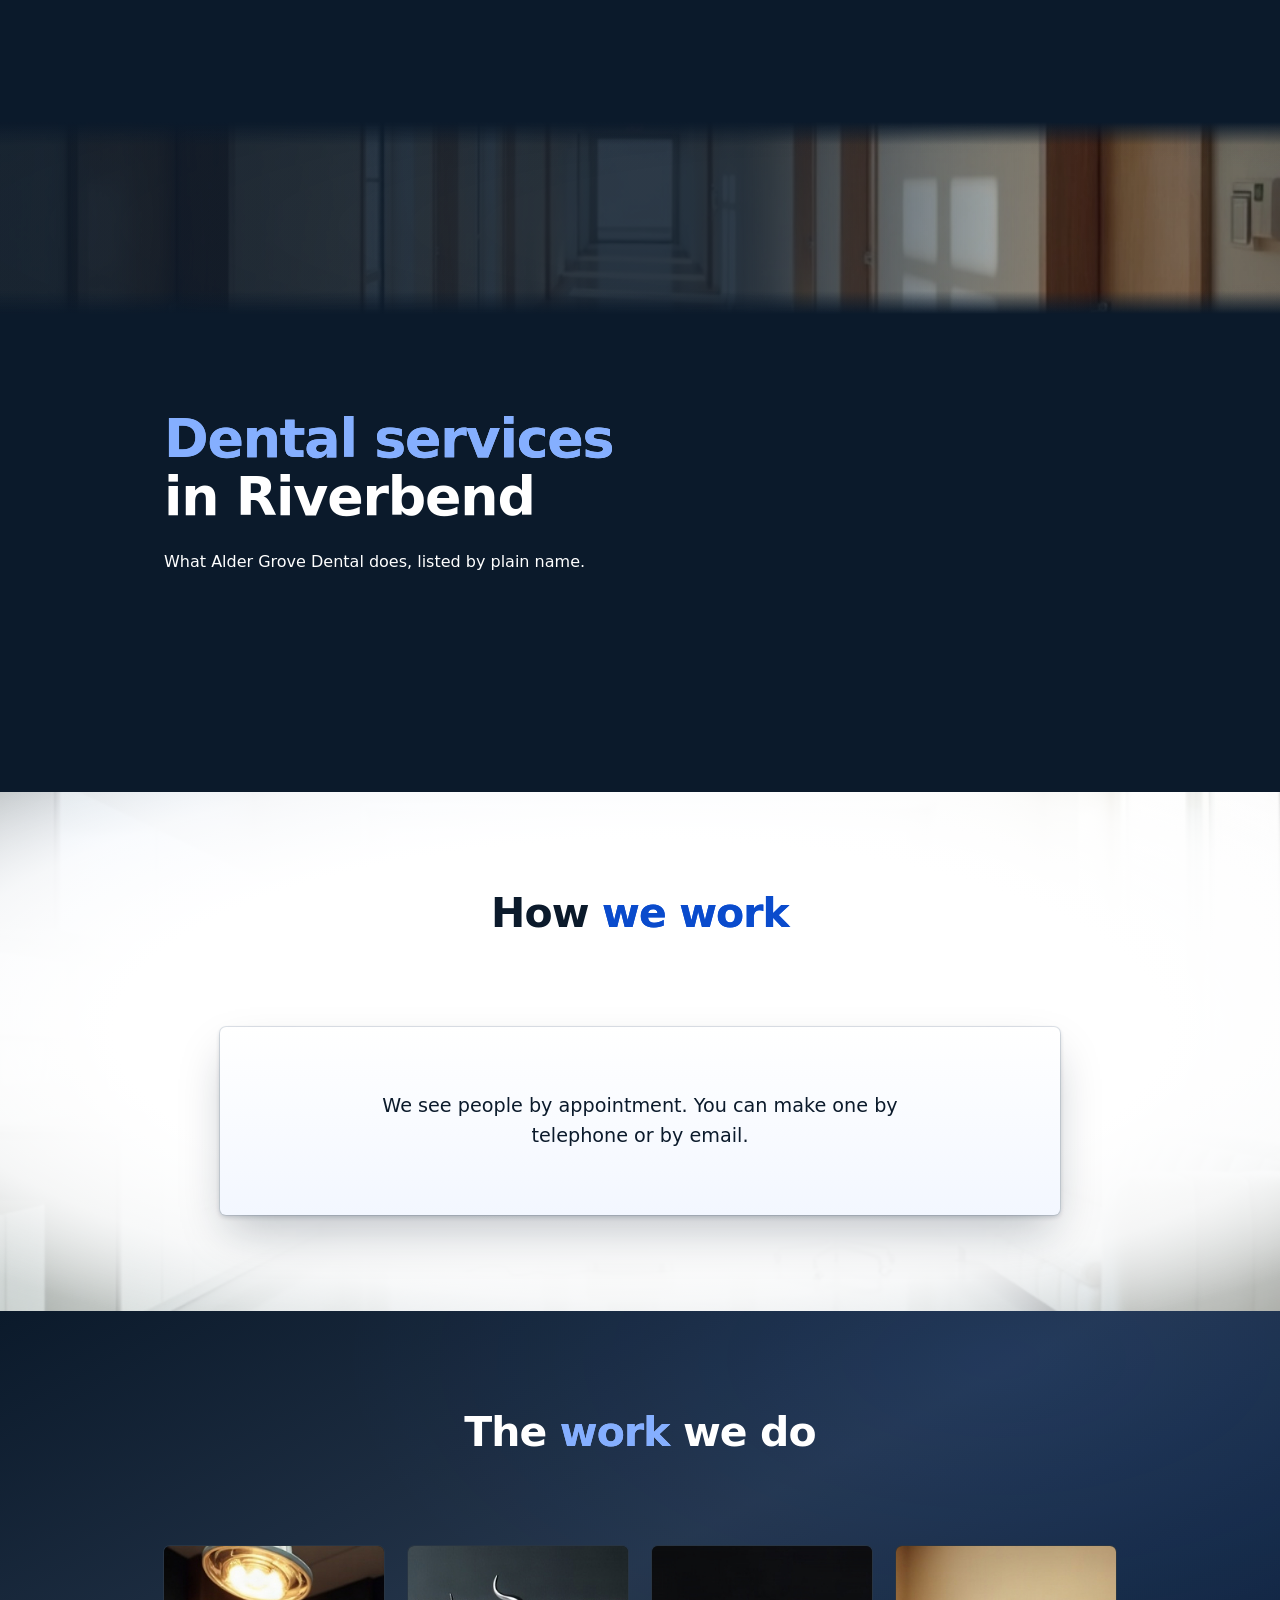
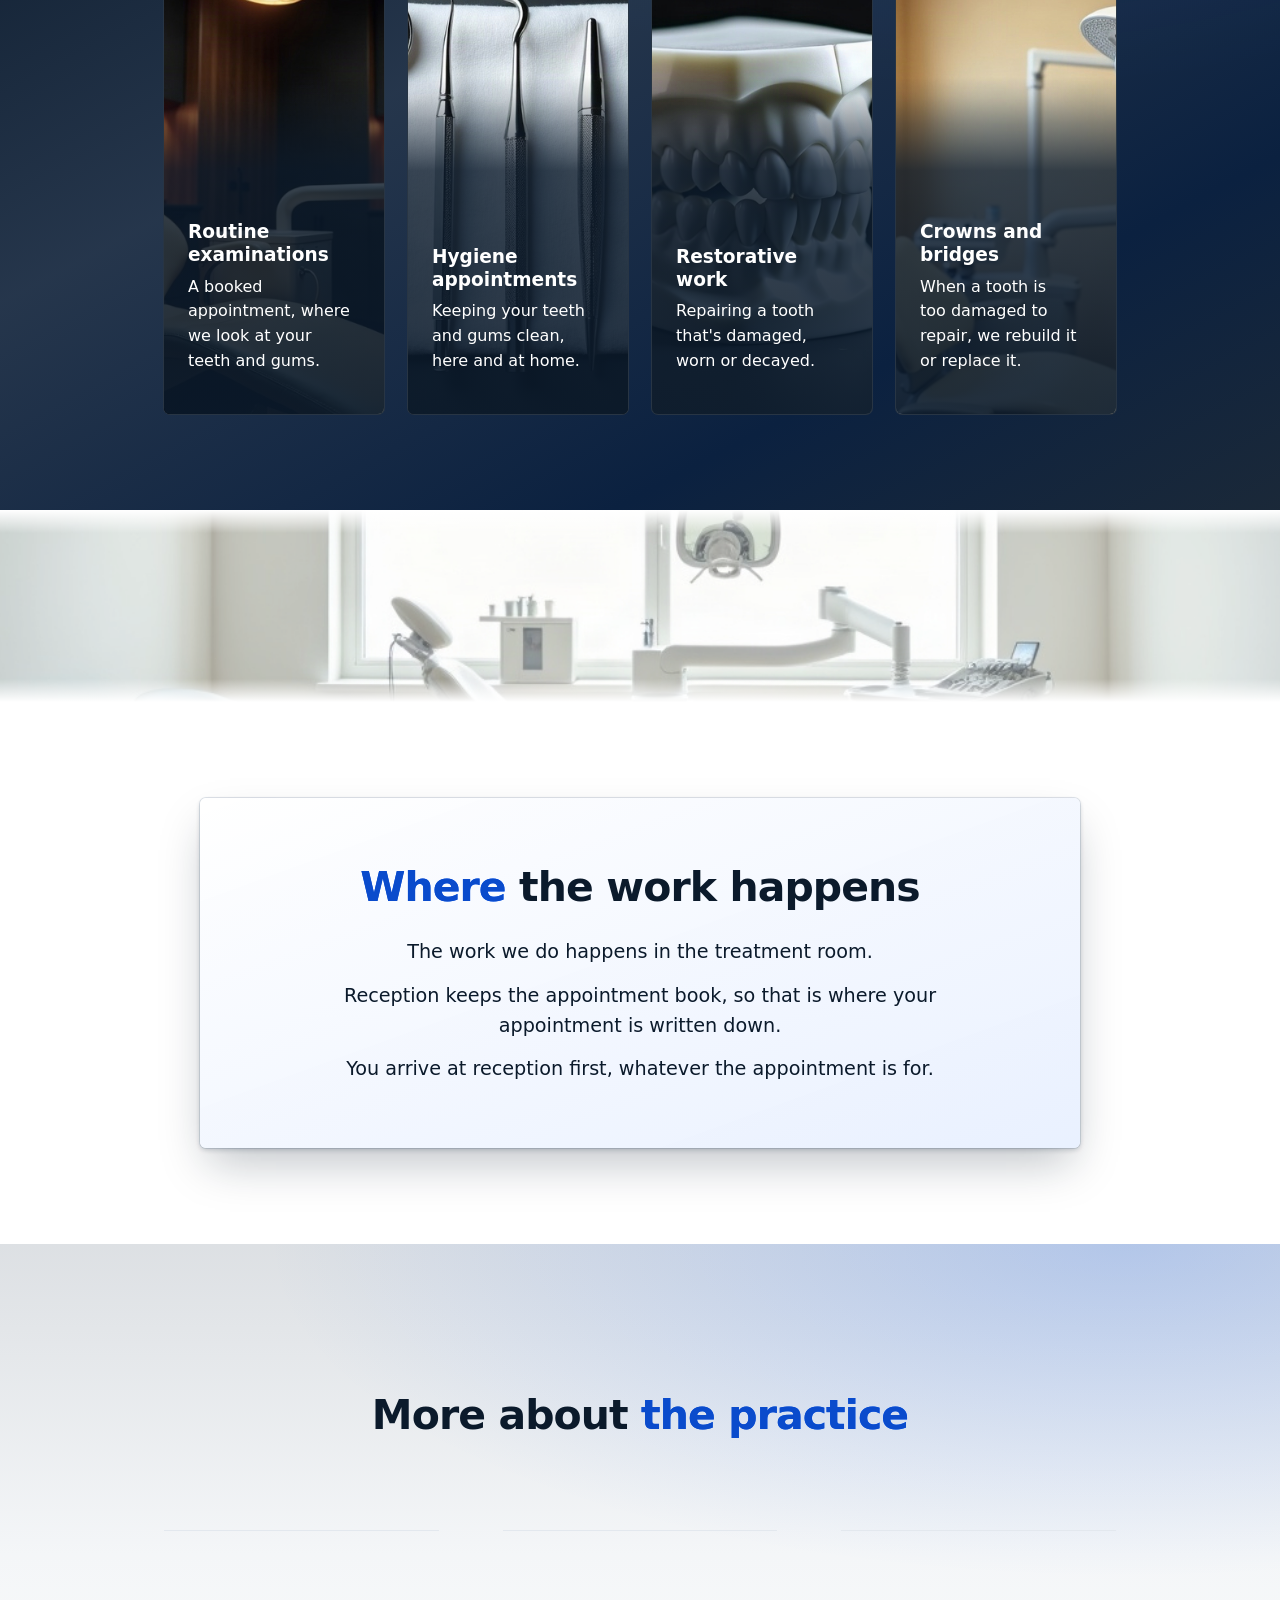
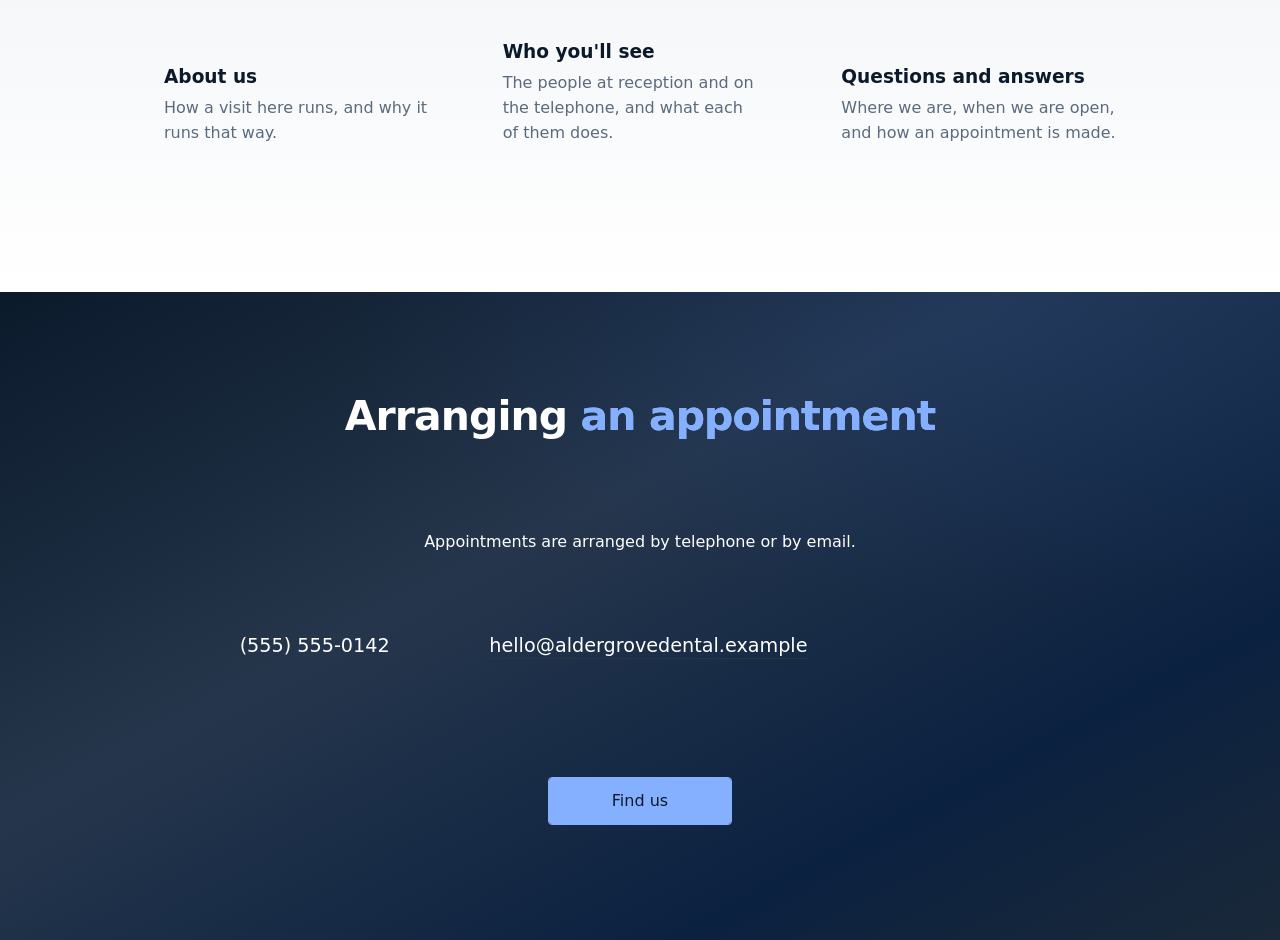
<file: preview/templates/T-HUB.html>
<!doctype html>
<html lang="en">
<head>
<meta charset="utf-8">
<meta name="viewport" content="width=device-width, initial-scale=1">
<title>T-HUB page template</title>

<!-- ============================================================================
     T-HUB PAGE TEMPLATE. Two pages derive from this one file: the services hub
     ("What we do") and the questions hub ("Questions and answers"). It is a
     COMPOSITION of four locked sheets, not a new visual system: the brand, the type
     scale, the spacing ladder, the dark flip and the control primitive are all
     already decided and stamped, and nothing below re-decides any of them. Zero hex
     literals appear in this file; every colour reaches through var(--ds-*) or a
     color-mix of one.

     THE FOUR LOCKED SHEETS, in load order, and what each one owns:
       stomatology-tokens.css      the palette, the type scale, radius, shadow,
                                   spacing, motion, and the .surface-dark flip
       stomatology-structural.css  the --hp-* system layer, the photograph and scrim
                                   primitives, the clinic plate, the type
                                   application, the reveal primitives
       brand-card-standard.css     the control (.hp-go), the shared focus ring, the
                                   copy plate and the section label
       stomatology-chrome.css      the site chrome (all .cc-* classes)

     THE CHROME IS NOT IN THIS FILE AND MUST NOT BE. _design/_chrome-block.html
     carries the header, the drawer, the masthead, the footer AND the site's single
     closing call to action, and it wraps the body region in the main element. This
     template renders only what goes inside that region. There is therefore NO
     closing band, NO pre-footer ask and NO second call to action anywhere below:
     the registry sequence's closing slot is chrome-owned on this build and the body
     ends at the routing band.

     THE FORCED DOM GRAMMAR, which every band below obeys exactly:
       section  ->  div.container  ->  div.row  ->  div.col  ->  OBJECT
     The section carries the ground treatment and .surface-dark. The container is the
     one max-width wrapper per section. The row is a horizontal group and the col is
     a cell. The OBJECT is the leaf. Structure classes carry LAYOUT ONLY; every
     visual skin class sits on an object. Two objects recurse the grammar inside
     themselves (the photographic card and nothing else), which the grammar allows
     and which the card needs because its copy has to sit above its own scrim.

     WHAT IS CARRIED FROM THE APPROVED DESIGN AND WHAT IS NOT. The approved page at
     _design/page-services.html was signed off over many rounds and its LANGUAGE is
     carried here whole: the band rhythm, the ink-ramped hero photograph, the faded
     clinic plate, the two-layer light gradient grounds, the photographic card with
     its bottom-up scrim, the hairline rail column, the paper plate on a daylight
     photograph, the gradient keyword, the staggered reveal. Its SKELETON is not
     carried: it nests hp-band into hp-ground into hp-wrap, and the forced grammar
     above replaces that shell class for class. Where the approved page put a grid on
     a bespoke list class (hp-services, hp-rails, hp-channels) the grid has moved onto
     .row and .col, which is the whole point of the grammar and is why those three
     rules are absent below rather than copied.

     HONESTY. Every practice value in this file is a PLACEHOLDER under a swap marker:
     the practice name, the town, the telephone, the email, the four service names
     and their lines. Nothing here is owner-supplied data. There is no guarantee, no
     unconditional promise about clinical conduct, no testimonial, no rating, no
     award, no statistic and no count of anything. No clinician is named, depicted or
     implied, and no children's dentistry focus is claimed anywhere.
     ============================================================================ -->

<link rel="stylesheet" href="../stomatology-tokens.css">
<link rel="stylesheet" href="../stomatology-structural.css">
<link rel="stylesheet" href="../brand-card-standard.css">
<link rel="stylesheet" href="../stomatology-chrome.css">

<style>
/* ============================================================================
   1. THE TEMPLATE'S OWN TOKENS.
   Three values the four locked sheets do not carry, each one lifted from the
   approved page rather than invented here, and each one a mix of locked tokens so
   no new hue can enter.
   ============================================================================ */
:root{
  /* the second-level display step. The homepage owns the largest display size on
     the site; a hub opens one step under it so the two pages rank correctly when a
     reader moves between them. This is the approved page's --sv-fs-display value,
     renamed only because it now belongs to a page TYPE rather than to one page. */
  --hub-fs-display: clamp(34px, 4.2vw, 58px);
  /* the flat veil a CENTRED photographic band takes instead of a horizontal ramp.
     A left-to-right ramp guarantees contrast for a column pinned to the gutter; a
     centred column sits where that ramp is mid-fall, so the guarantee moves off the
     band geometry and onto a plate that carries its own flat scrim. */
  --hub-paper-veil:  color-mix(in srgb, var(--ds-bg-surface) 30%, transparent);
  --hub-paper-plate: color-mix(in srgb, var(--ds-bg-surface) 86%, transparent);
}

/* ============================================================================
   2. THE GRAMMAR. LAYOUT ONLY. No colour, no shadow, no radius, no type styling
   appears anywhere in this block, because a skin on a structure class is exactly
   what the grammar exists to refuse.

   BAND TRANSITIONS: DIVIDER-PATTERNS.md #1 Hard edge, colour change only. Weighed
   against #2 wave smooth and #9 gradient fade: the owner's standing instruction is
   "make the section edges STRAIGHT, i dont like it curved", which rules out #2
   outright, and #9 would soften the step between a dark band and the light band
   under it until the two read as one long band, which is the flatness the ground
   rotation below is built to break. The ground CHANGE is the divider.
   ============================================================================ */
section{
  position:relative;
  width:100%;
  display:flex;
  flex-direction:column;
  justify-content:center;
}

/* the one max-width wrapper per section. It sits above every ground layer, which is
   what keeps copy off visible imagery: the photograph and its two scrims are z-index
   0, 1 and 2 and this is 3. */
.container{
  position:relative;
  z-index:3;
  width:100%;
  max-width:var(--ds-container-max);
  margin:0 auto;
  padding:var(--hp-py) var(--hp-gutter);
}
/* the full-bleed variant the grammar names. It drops the measure and keeps the
   gutter, for a derived page whose band has to reach both edges. No band in THIS
   template uses it: all six are measured bands, and their full-bleed layer is the
   section's own photograph rather than the container. */
.container--full{ max-width:none; }

.row{
  display:grid;
  grid-template-columns:repeat(12, minmax(0,1fr));
  gap:var(--ds-space-md);
  align-items:start;
}
/* the rail wants air between columns rather than a gutter; same grid, wider gap. */
.row--wide{ gap:var(--ds-space-xl); }
.row + .row{ margin-top:var(--ds-space-xl); }

.col{ grid-column:span 12; min-width:0; }
.col--full{ grid-column:1 / -1; }
.col--span-3{ grid-column:span 3; }
.col--span-4{ grid-column:span 4; }
.col--span-7{ grid-column:span 7; }

/* THE CARD RECURSES THE GRAMMAR, and this is the only place it does. A photographic
   card has to lift its copy above its own scrim, so it needs one positioned wrapper
   inside itself. Rather than mint a bespoke body class for that job, the card opens
   its own container / row / col, and these two rules make the nested grammar behave
   at card scale. Still layout only.
   THE SECOND RULE IS A MEASURED FIX AND NOT A TIDY-UP. A twelve-track grid carries
   ELEVEN gutters, and at the outer scale that is 264px of gutter inside a 904px row,
   which is fine. Inside a card the same row is about 160px wide, 264px of gutter
   exceeds it outright, every track resolves to ZERO and the cell overflows to its
   min-content width. Rendered and measured at 1440 before this rule existed: inner
   row 160px, inner cell 264px, and the card clips its own service name at
   "Routine examinatio" because the card is overflow:hidden. The card's interior is
   one cell wide, so it is declared as one track with no gutter and the collapse
   cannot happen at any card width. Any derived page that nests the grammar inside a
   narrow object needs the same declaration. */
.hp-service > .container{
  max-width:none;
  padding:0;
  z-index:2;
}
.hp-service > .container > .row{
  grid-template-columns:1fr;
  gap:0;
}

/* every band except the hero centres, which is the owner's instruction carried from
   the approved page. Text alignment is layout, so it lives here. */
section:not(.hp-band--hero) > .container{ text-align:center; }
section:not(.hp-band--hero) .hp-lead,
section:not(.hp-band--hero) .hp-wedge,
section:not(.hp-band--hero) .hp-closing__line{ margin-left:auto; margin-right:auto; }
section:not(.hp-band--hero) .hp-gorow{ display:flex; justify-content:center; }
/* the two card families read left, because a label and its line are a block of
   reading rather than a centred statement. */
.hp-service,
.hp-rail{ text-align:left; }

/* THE BAND FLOORS. Not 100vh on everything: a floor is set per band from what the
   band actually holds, so a two-line routing band and a four-card menu do not get
   the same height. Below 900 every band takes its natural height. */
@media (min-width:900px){
  .hp-band--hero{ min-height:clamp(620px, 88vh, 880px); }
  .hp-band--rail{ min-height:clamp(560px, 72vh, 760px); }
  .hp-band--photoband{ min-height:clamp(460px, 56vh, 620px); }
}

/* ============================================================================
   3. THE GROUNDS. Four treatments across six bands, rotating so no two adjacent
   bands share one and so the page never reads as the same band repeated. Three of
   the six carry .surface-dark, which is the locked flip and not a colour decision
   taken here.
     S1 dark  photograph + ink ramp
     S2 light paper gradient + the faded clinic plate
     S3 dark  gradient, no photograph
     S4 light photograph + flat veil, copy on a plate
     S5 light band-surface gradient
     S6 dark  gradient, no photograph
   .hp-ground--grad, .hp-ground--photo, .hp-clinic, .hp-photo and the ink scrim are
   all defined in the locked structural sheet and are reached, not redefined. The
   four rules below are the ones that sheet does not carry.
   ============================================================================ */

/* THE LIGHT GROUNDS ARE GRADIENTS, by the owner's note: "add some GRADIENTS in the
   backgrounds, still too flat". Two layers each: a radial accent wash that gives the
   band a direction of light, over a linear paper-to-band-surface fall that keeps the
   ground reading as paper rather than as a tint. The two wash from OPPOSITE sides so
   the light band under the card menu and the light band over the routing band do not
   read as one repeated ground. Every stop is a locked token or a mix of two. */
.hp-ground--paper{
  background-color:var(--ds-bg-surface);
  background-image:
    radial-gradient(120% 92% at 12% 0%, var(--hp-wash-c) 0%, transparent 58%),
    linear-gradient(180deg,
      var(--ds-bg-surface)    0%,
      var(--ds-bg-surface-2) 52%,
      var(--hp-ground-low)  100%);
}
.hp-ground--paper2{
  background-color:var(--ds-bg-surface-2);
  background-image:
    radial-gradient(120% 92% at 88% 0%, var(--hp-wash-b) 0%, transparent 56%),
    linear-gradient(180deg,
      var(--hp-ground-low)    0%,
      var(--ds-bg-surface-2) 48%,
      var(--ds-bg-surface)  100%);
}

/* the photograph itself. The structural sheet positions .hp-photo and its two scrim
   layers; the picture inside it is this rule. The 1.04 scale is the rest state the
   hero drift animates from, so a reduced-motion reader sees the same crop. */
.hp-photo__img{
  position:absolute; inset:0;
  display:block; width:100%; height:100%;
  object-fit:cover;
  object-position:50% 50%;
  transform:scale(1.04);
}

/* the hero's focal vignette, over the ink ramp the structural sheet already paints.
   Everything it adds is ink at a positive alpha over ink, so it can only raise a
   contrast ratio, never lower one. */
.hp-ground--ink .hp-photo__edge{
  background-image:
    radial-gradient(118% 124% at 76% 54%,
      transparent          0%,
      transparent         30%,
      var(--hp-ink-mid)   68%,
      var(--hp-ink-deep) 100%),
    linear-gradient(180deg,
      var(--ds-primary-deep) 0%,
      transparent           12%,
      transparent           88%,
      var(--ds-primary-deep) 100%);
}

/* the CENTRED photographic band drops the ramp entirely and takes a flat light veil,
   because its copy sits in the middle of the band where a horizontal ramp is
   mid-fall. The contrast guarantee moves onto the plate below, where it is total. */
.hp-ground--paperphoto .hp-photo__scrim{
  background-image:none;
  background-color:var(--hub-paper-veil);
}
.hp-ground--paperphoto .hp-photo__edge{
  background-image:linear-gradient(180deg,
    var(--ds-bg-surface) 0%,
    transparent         12%,
    transparent         88%,
    var(--ds-bg-surface) 100%);
}

/* ============================================================================
   4. THE OBJECTS. Every skin class in the template lives in this block and every one
   of them goes on a leaf. .hp-h2, .hp-lead, .hp-key, .hp-nb and the reveal
   primitives are already in the locked structural sheet and are not restated.
   ============================================================================ */

/* the display heading. One per page, and only the hub's opening band has one. */
.hp-h1{
  margin:0 0 var(--ds-space-md);
  font-family:var(--ds-font-display);
  font-size:var(--hub-fs-display);
  line-height:var(--ds-lh-display);
  letter-spacing:var(--ds-track-display);
  font-weight:var(--ds-weight-display);
  color:var(--ds-ink-heading);
  max-width:none;
}
/* the wrapping rules. Balance shapes a heading that has to break; pretty stops a
   paragraph orphaning its last word. The gradient keyword never wraps, because a
   phrase split across two lines cuts the gradient in half and reads as two
   different colours. */
.hp-h1,
.hp-h2,
.hp-service__name,
.hp-rail__label{ text-wrap:balance; }
.hp-lead,
.hp-wedge,
.hp-service__line,
.hp-rail__line,
.hp-closing__line{ text-wrap:pretty; }
.hp-tel,
.hp-mail{ white-space:nowrap; }
/* the hero's copy cap. One declaration, one property: the width the ink plateau
   under the hero copy can be proved wide enough for. It is defined in the locked
   structural sheet too and is restated here only so the release below sits beside
   the breakpoint it belongs to. */
.hp-textzone{ max-width:min(600px, 44vw); }

/* the plated statement box. A page-surface panel graded into the soft accent tint,
   sitting on a band that also starts at the page surface: the white-on-white case
   the owner's drop-shadow release was written for, so it takes the layered shadow
   and the band takes the faded clinic plate. */
.hp-panel{
  max-width:840px;
  margin:0 auto;
  padding:var(--ds-space-xl) var(--ds-space-lg);
  border-radius:var(--ds-r-surface);
  background-color:var(--ds-bg-surface);
  background-image:linear-gradient(180deg, var(--ds-bg-surface) 0%, var(--ds-primary-soft) 100%);
  box-shadow:var(--hp-shadow-box);
}
/* the payload of that band, set a step above body size because the largest single
   thing a page says should not be set at caption size. */
.hp-wedge{
  margin:0;
  max-width:52ch;
  font-size:var(--hp-fs-boxline);
  line-height:var(--ds-lh-body);
  color:var(--ds-ink);
}

/* THE PHOTOGRAPHIC BLOCK. The owner: "show background images INSIDE EACH CARD,
   showing the practice mentioned. make sure to make the text readable." Two layers:
   the photograph at full colour, and a bottom-up ramp over it that holds a high alpha
   through the lower half of the card so every glyph clears the contrast floor, then
   falls to nothing so the picture is untouched above the copy. There is no flat wash
   across the card; the owner struck that and it is deleted rather than reduced.
   NO DROP SHADOW HERE, deliberately: the shadow release is for white boxes on white
   grounds, and these are ink boxes on a dark band where the luminance step separates
   them already. The hairline ring stays, because that is the brand card's own depth. */
.hp-service{
  position:relative;
  isolation:isolate;
  overflow:hidden;
  display:flex;
  flex-direction:column;
  justify-content:flex-end;
  min-height:clamp(360px, 52svh, 520px);
  padding:var(--ds-space-lg) var(--ds-space-md);
  border-radius:var(--ds-r-surface);
  background-color:var(--ds-primary-deep);
  box-shadow:var(--ds-shadow-card);
}
.hp-cardphoto{
  position:absolute; inset:0; z-index:0;
  display:block; width:100%; height:100%;
  object-fit:cover;
  /* cropped high: at four across the useful subject of each of these rooms is the
     upper half of the frame, and a centred crop cuts the top of the room off. */
  object-position:50% 40%;
}
.hp-cardscrim{
  position:absolute; inset:0; z-index:1; display:block;
  background-image:linear-gradient(to top,
    color-mix(in srgb, var(--ds-primary-deep) 90%, transparent)  0%,
    color-mix(in srgb, var(--ds-primary-deep) 80%, transparent) 52%,
    color-mix(in srgb, var(--ds-primary-deep) 42%, transparent) 62%,
    color-mix(in srgb, var(--ds-primary-deep) 14%, transparent) 68%,
    transparent 72%);
}
.hp-service__name{
  margin:0 0 var(--ds-space-xs);
  font-family:var(--ds-font-display);
  font-size:var(--hp-fs-h3);
  line-height:var(--ds-lh-head);
  font-weight:var(--ds-weight-head);
  color:var(--ds-ink-on-dark);
}
.hp-service__line{
  margin:0;
  font-size:var(--ds-fs-body);
  line-height:var(--ds-lh-body);
  color:var(--ds-ink-on-dark);
}
/* CARD TEXT DECLARED FOR BOTH BAND POLARITIES, and this is a real trap rather than
   belt and braces. Every card here is DARK whatever its band, because it carries an
   ink scrim, so its copy must be paper on both. The two obvious tokens are exact
   opposites of each other across the flip: --ds-ink-on-dark is paper on a light band
   and ink on a dark one, --ds-ink the reverse. The cards sit on a dark band in this
   template, so they take --ds-ink there; the rule above is kept anyway so a derived
   page that moves the family onto a light band cannot silently paint ink on ink. */
.surface-dark .hp-service__name,
.surface-dark .hp-service__line{ color:var(--ds-ink); }

/* THE RAIL COLUMN. The whole column is the link, so the hit area is the panel rather
   than a label inside it. There is no action label and no arrow: the owner struck
   those outright ("I do not like the OPEN THIS PAGE CTAs on every box, it is already
   given. REMOVE THOSE COMPLETELY ACROSS ALL PAGES and move down the text on top").
   The panel still has to read as clickable without one, which three things do
   together: the whole column is the anchor, the hover MOVES and takes the top rule to
   the accent (movement plus colour, never colour alone), and the focus ring is drawn
   at the panel's own radius. The spacer sits ABOVE the copy, which is the "move down
   the text" half of the same instruction: it pushes the label and its line to the
   panel floor so three columns foot-align. */
.hp-rail{
  display:flex;
  flex-direction:column;
  align-items:flex-start;
  height:100%;
  padding-top:var(--ds-space-sm);
  border-top:var(--ds-divider-h) solid var(--ds-line);
  text-decoration:none;
  /* declared, not inherited: without it the anchor takes the user agent link colour
     and currentColor inside the panel resolves to it. */
  color:var(--ds-ink);
  transition:transform var(--ds-dur-slow) var(--ds-ease-out),
             border-top-color var(--ds-dur) var(--ds-ease);
}
.hp-rail:hover{ transform:translate3d(0,-6px,0); border-top-color:var(--ds-accent); }
.hp-rail__spacer{ flex:1 1 auto; order:-1; }
.hp-rail__label{
  margin:0 0 var(--ds-space-xs);
  font-family:var(--ds-font-display);
  font-size:var(--hp-fs-h3);
  line-height:var(--ds-lh-head);
  font-weight:var(--ds-weight-head);
  color:var(--ds-ink-heading);
}
.hp-rail__line{
  margin:0;
  font-size:var(--ds-fs-body);
  line-height:var(--ds-lh-body);
  color:var(--ds-ink-soft);
}
@media (min-width:900px){
  .hp-rail{ min-height:clamp(200px, 24svh, 280px); }
}

/* THE TWO CHANNELS SHARE ONE COMPONENT, because a channel value renders as its live
   link wherever it renders and two channels rendered as two ideas is how a site
   starts disagreeing with itself. The resting underline is a real hairline rule, so
   the control is identifiable without relying on colour at all; the hover and focus
   grow a second full-weight rule from the left. The block padding takes the hit box
   to 44px tall without moving a glyph. */
.hp-tel,
.hp-mail{
  position:relative;
  display:inline-block;
  padding:12px 0;
  font-size:var(--hp-fs-boxline);
  color:var(--ds-ink);
  text-decoration:underline;
  text-decoration-color:var(--ds-line);
  text-decoration-thickness:1px;
  text-underline-offset:6px;
  transition:color var(--ds-dur) var(--ds-ease);
}
.hp-tel::after,
.hp-mail::after{
  content:"";
  position:absolute;
  left:0; right:0; bottom:6px;
  height:2px;
  background-color:currentColor;
  transform:scaleX(0);
  transform-origin:left center;
  transition:transform var(--ds-dur-slow) var(--ds-ease-out);
}
.hp-tel:hover::after,
.hp-tel:focus-visible::after,
.hp-mail:hover::after,
.hp-mail:focus-visible::after{ transform:scaleX(1); }
/* the colour half is declared per surface. These two render on the dark gradient
   band, where the light surface's pressed accent would fall under AA on ink. */
.hp-tel:hover,
.hp-mail:hover{ color:var(--ds-accent-deep); }
.surface-dark .hp-tel:hover,
.surface-dark .hp-mail:hover{ color:var(--ds-accent-light); }
.hp-channel{ margin:0; }
.hp-gorow{ margin-top:var(--ds-space-lg); }

/* the paper plate on a daylight photograph. Near-white paper on a picture is the
   white-on-white case again, so it takes the layered shadow, and its flat tint is
   pinned rather than following the band washes: taking it deeper would drop the muted
   ink it carries under AA. */
.hp-plate{
  position:relative;
  z-index:3;
  max-width:880px;
  margin:0 auto;
  padding:var(--ds-space-xl) var(--ds-space-lg);
  border-radius:var(--ds-r-surface);
}
.hp-plate--paper{
  background-color:var(--hub-paper-plate);
  background-image:linear-gradient(160deg,
    color-mix(in srgb, var(--ds-bg-surface) 0%, transparent) 0%,
    var(--hp-plate-tint) 100%);
  box-shadow:var(--hp-shadow-box);
}
.hp-statement{ margin:0; padding:0; list-style:none; display:grid; gap:var(--ds-space-sm); }
.hp-closing__line{
  margin:0;
  max-width:var(--ds-measure);
  font-size:var(--hp-fs-boxline);
  line-height:var(--ds-lh-body);
  color:var(--ds-ink);
}

/* ============================================================================
   5. FOCUS. Never removed, never colour-only, and on every interactive element in
   the template. brand-card-standard.css already rings .hp-go and .hp-tel; the two
   controls it does not know about are added here, and the rail takes its ring at the
   panel's own radius and offset outward where nothing can clip it.
   ============================================================================ */
.hp-mail:focus-visible{
  outline:2px solid var(--ds-accent);
  outline-offset:3px;
  border-radius:var(--ds-r-control);
}
.hp-rail:focus-visible{
  outline:2px solid var(--ds-accent);
  outline-offset:4px;
  border-radius:var(--ds-r-surface);
}

/* ============================================================================
   6. THE PADDING AND COLUMN LADDER. The gutter and the band padding step themselves
   in the locked structural sheet, at 1440, 1024, 768 and 390, and this template
   reaches those steps through --hp-gutter and --hp-py rather than re-authoring them.
   What steps HERE is only what the grammar owns: how many columns a cell spans.
   ============================================================================ */
@media (max-width:1024px){
  .col--span-3{ grid-column:span 6; }
  .row--wide{ gap:var(--ds-space-lg); }
}
@media (max-width:768px){
  .col--span-3,
  .col--span-4,
  .col--span-7{ grid-column:span 12; }
  /* below 768 the copy uses the full band width, so the hero's horizontal ramp is
     dropped for a flat plateau that covers every pixel and the worst-case contrast
     figure holds across the whole frame rather than inside a geometric zone. The cap
     on the copy column releases at the SAME breakpoint, which is what keeps the two
     halves of the guarantee from ever being out of step. */
  .hp-ground--ink .hp-photo__scrim{
    background-image:none;
    background-color:var(--hp-ink-plateau);
  }
  .hp-textzone{ max-width:none; }
  .hp-photo__img{ object-position:50% 48%; }
  /* the card floor goes UP, not down: at one column the card is wider and its line
     falls from four lines to two, so without a taller floor the copy would climb out
     of the zone the scrim holds at full strength. */
  .hp-service{ min-height:clamp(300px, 42vh, 380px); }
  .hp-panel{ padding:var(--ds-space-lg) var(--ds-space-md); }
  .hp-plate{ padding:var(--ds-space-lg) var(--ds-space-md); }
  .hp-go{ width:100%; }
  .row + .row{ margin-top:var(--ds-space-lg); }
}

/* ============================================================================
   7. REDUCED MOTION. The requirement is not "less motion", it is a FINAL VISIBLE
   STATE: a reveal that starts at zero opacity and never fires leaves the page blank
   for the reader who asked for less motion, which is worse than no animation at all.
   So this block neutralises duration everywhere AND explicitly forces the end state
   of every class in the template that has a hidden or offset start state. Named
   individually rather than swept, so a class added later is not silently missed:
     .hp-rise          the hero's staggered entrance
     .hp-reveal        the scroll reveal on every band below the hero
     .hp-photo__img    the hero drift keyframe (hp-drift)
     .hp-rail          the six-pixel hover lift
     .hp-go            the two-pixel control lift
     .hp-tel, .hp-mail the growing underline
   ============================================================================ */
@media (prefers-reduced-motion: reduce){
  *,
  *::before,
  *::after{
    animation-duration:1ms !important;
    animation-iteration-count:1 !important;
    transition-duration:1ms !important;
    transition-delay:0s !important;
    scroll-behavior:auto !important;
  }
  html{ scroll-behavior:auto !important; }
  .hp-rise{
    opacity:1 !important;
    transform:none !important;
    animation:none !important;
  }
  .hp-js .hp-reveal,
  .hp-reveal{
    opacity:1 !important;
    transform:none !important;
    transition:none !important;
    transition-delay:0s !important;
  }
  .hp-photo__img{
    animation:none !important;
    transform:scale(1.04) !important;
  }
  .hp-rail:hover,
  .hp-go:hover{ transform:none !important; }
  .hp-tel::after,
  .hp-mail::after{ transition:none !important; }
}
</style>
</head>
<body>

<!-- CHROME ANCHOR, TOP. On a built page the locked chrome carrier supplies the skip
     link, the header bar, the index panel and the mobile drawer above this point, and
     opens the main element that everything below sits inside. This template renders
     the content region only, so it opens that element itself and the ids match the
     carrier's so the skip link still lands. -->
<main id="main">

<!-- pick: HERO-COMPOSITIONS.md #5 Full-bleed image + overlay text | considered: #9,#13 | rigor: heavy | why: #9 crops the opener to a letterbox band, and on a hub whose only honest asset is an empty room a shallow strip cannot show enough of the corridor to be worth the load; #13 hangs a scroll cue under the headline, which promises a reveal staged below the fold that a six-band hub does not have and that the copy deck's no-claim rule would not let it fill. #5 puts the room behind a category line and needs no claim of any kind to carry the band. -->
<section class="hero-category-outcome hp-band--hero hp-ground--photo hp-ground--ink surface-dark" id="s1-hero-category-outcome">
  <!-- THE GROUND LAYER. Not a content band and therefore not inside the container:
       it is the section's ground treatment, the same way .surface-dark is, and it is
       marked up as a phrasing wrapper so the section still has exactly one container
       child. The image is the largest thing above the fold at every width, so it is
       eager, high priority and decoded synchronously: nothing is waiting behind it. -->
  <!-- GRAMMAR FIX 2026-09-02. This band photograph sat DIRECTLY under the section, and
       the file argued that a full-bleed ground image is a ground treatment rather than
       content, "the same way surface-dark is". G-DOM disagrees, and it is right: the
       element is an image, which is a content object, so R4 refuses it as orphan
       content. It was never caught at write time because the gate's scope is the page
       set and the foundation specimen, NOT the template directory, so the template
       wrote clean and every page built from it would have failed. Verified by feeding
       this template's own body to the gate as a page fragment: 2 R4 violations before
       this fix. The image is now carried inside the grammar on a full-bleed container,
       which changes nothing visually because .container--full applies no max width. -->
  <div class="container container--full">
    <div class="row">
      <div class="col col--full">
        <span class="hp-photo">
          <!-- swap:image-hub-hero
               GENERATED TEMPLATE IMAGE, not owner photography. Replace before ship.
               The alt was written from the picture rather than from a brief: it is a
               corridor with doors on both sides and daylight at the end. It shows a
               place inside a practice and no work being done, and it names no
               equipment, no procedure and no premises fact. -->
          <img class="hp-photo__img" src="../../assets/dental-clinic-warm.jpg"
               width="1024" height="576" loading="eager" fetchpriority="high" decoding="sync"
               alt="A corridor with doors on both sides and daylight at the end.">
          <span class="hp-photo__scrim"></span>
          <span class="hp-photo__edge"></span>
        </span>
      </div>
    </div>
  </div>
  <div class="container">
    <div class="row">
      <!-- THE HERO'S COPY COLUMN IS A CELL, NOT A WRAPPER, and its width is
           load-bearing rather than aesthetic. The ink plateau the structural sheet
           paints under this copy runs to 58 percent of the band, so the copy has to
           end before that at every width or a glyph lands on the daylight at the end
           of the corridor. Two constraints do it together and both are layout:
           col--span-7 is the grammar's own cell width, and hp-textzone is the locked
           structural sheet's cap for exactly this job. hp-textzone is admitted onto a
           structure class deliberately and it is not a skin: its ENTIRE declaration is
           one max-width, it carries no colour, no shadow, no radius and no type. At
           1024 it resolves to 450px and the copy ends near 49 percent; at 1440 to
           600px and near 54 percent. Below 768 it releases to full width, which is the
           same breakpoint at which the ramp is replaced by a flat plateau that covers
           every pixel, so the guarantee is continuous across the whole ladder. -->
      <div class="col col--span-7 hp-textzone">
        <!-- swap:hub-heading-1
             A derived page renames this marker to its own prefix: services-heading-1
             on the services hub, faq-heading-1 on the questions hub. Same slot, same
             position, one heading element only.
             CATEGORY AND PLACE, AND NOTHING ELSE. The slot is called
             hero-category-outcome and the CONTENT deliberately carries no outcome: a
             benefit-led line about dental care is a health claim and every health
             claim on this build is held. A derived page that reads the slot name as
             an instruction to write an outcome line has misread it.
             The practice name is absent on purpose. It carries in the page title, the
             wordmark and the nav brand, and spending the page heading on the brand
             instead of on what the page is makes the heading do less work.
             THE CUT IS FIXED RATHER THAN LEFT TO THE BROWSER: the place is bound with
             a non-breaking space, so the only break opportunity is between the
             category and the preposition. -->
        <!-- swap:city -->
        <h1 class="hp-h1 hp-rise" style="--hp-i:0"><span class="hp-key">Dental services</span> in&nbsp;Riverbend</h1>
        <!-- swap:hub-standfirst
             The sub-line directly under the heading, and NOT a heading element of any
             kind. It is also the page's one carrier of the practice name in prose a
             visitor actually reads, because a name that appears only in the title and
             the meta never reaches the page. -->
        <!-- swap:practice-name -->
        <p class="hp-lead hp-rise" style="--hp-i:1">What <span class="hp-nb">Alder Grove Dental</span> does, listed by <span class="hp-nb">plain name</span>.</p>
      </div>
    </div>
  </div>
</section>

<!-- pick: SECTION-COMPONENTS.md #8 Manifesto / belief statement, taken as a plain statement band | considered: #27,#7 | rigor: heavy | why: #27 numbers a sequence one to four, and numbering how an appointment goes would assert an order of events no owner has confirmed and would break a paragraph that was cleared sentence by sentence into fragments it was never cleared as; #7 opens on the reader's pain, and a problem frame on a dental page is the fear register the copy deck refuses outright. #8 is a plain statement of what the practice does, which is the honest size of what can be said in this slot with no owner data. -->
<section class="why-this-area-wedge hp-ground--paper hp-clinic" id="s2-why-this-area-wedge">
  <!-- THE FADED CLINIC PLATE, by the owner's instruction: "add a faint background
       here of a clinic gradually fading to white onto the middle. do this treatment
       for ALL SECTIONS ACROSS ALL PAGES THAT HAVE WHITE BOXES ON TOP OF PLAIN WHITE
       BGs." The rule that decides where it goes is a measurement rather than a taste:
       a band takes it when it holds a near-white box on a near-white ground. This
       band does, so it takes it. The class is defined once in the locked structural
       sheet and shared by every page; nothing about it is authored here. -->
  <div class="container">
    <div class="row">
      <div class="col col--full">
        <!-- swap:hub-heading-2 -->
        <h2 class="hp-h2 hp-reveal" style="--hp-i:0">How <span class="hp-key">we&nbsp;work</span></h2>
      </div>
    </div>
    <div class="row">
      <div class="col col--full">
        <div class="hp-panel hp-reveal" style="--hp-i:1">
          <!-- swap:hub-wedge
               TEMPLATE CONDUCT, and SHORTER THAN THE REGISTRY'S M LENGTH ON PURPOSE.
               What remains asserts two things: that this practice works by
               appointment, and which two channels an appointment is made on. No owner
               has confirmed either, so both are template values a swapper must VERIFY
               rather than replace.
               TWO SENTENCES WERE STRUCK FROM THIS SLOT, NOT SOFTENED, and the strike
               is why the block is thinner than the registry asks for. The content
               bible holds any unconditional promise about clinical conduct while the
               jurisdiction halt is in force, and the two sentences this slot used to
               carry were both of that class: one asserted what happens at an
               appointment and where the decision sits, the other asserted that
               nothing is started on the day it is first raised. Each names a routine
               day on which it could not be honoured, and the first presupposes a
               clinician reporting a finding when this site names no clinician
               anywhere. They are not reprinted here even to refuse them, because
               reprinting a held claim in order to refuse it still puts the claim in
               the file. They return verbatim the day an owner confirms them and names
               the protocol document, and not before.
               The questions hub fills this same slot with what happens when someone
               telephones, under the marker faq-wedge. Same component, same length,
               same held status. -->
          <p class="hp-wedge">We see people <span class="hp-nb">by appointment</span>. You can make one by telephone <span class="hp-nb">or by email</span>.</p>
        </div>
      </div>
    </div>
  </div>
</section>

<!-- pick: SECTION-COMPONENTS.md #10 Services 4-col compact + CARD-VARIATIONS.md #13 Category image-overlay tile | considered: #4,#1 | rigor: heavy | why: CARD-VARIATIONS.md #4 builds an arrow link into every card and #1 a view-more pill, and this site has exactly zero deep pages, so either would ship four affordances pointing at a route that does not exist or four controls that do nothing when pressed; the card grid is the single most likely place for a build to improvise a leaf page into existence. #13 is a photograph with a label over it and no control of any kind, which is what a non-linking block needs to be. -->
<section class="sub-area-blocks hp-ground--grad surface-dark" id="s3-sub-area-blocks">
  <div class="container">
    <div class="row">
      <div class="col col--full">
        <!-- swap:hub-heading-3 -->
        <h2 class="hp-h2 hp-reveal" style="--hp-i:0">The <span class="hp-key">work</span> we do</h2>
      </div>
    </div>
    <!-- FOUR CELLS IS A STRUCTURAL DECISION AND NOT A MENU LENGTH. No line in this
         band states or implies how many services the practice offers, and a derived
         page may add or remove cells without any sentence needing to change.
         NO SERVICE NAME FROM EITHER OF THE OWNER'S TWO MENUS APPEARS. The two menus on
         record do not overlap, so picking from either would be picking for the owner.
         These four are a deliberately third list: it chooses nothing, demonstrates the
         repeating block, and swaps whole when the owner's own menu resolves.
         EVERY BLOCK IS NON-INTERACTIVE, and built that way rather than as a link to a
         route that returns a 404. No wrapping anchor, no role, no tabindex, no
         pointer cursor, no hover lift and no hover border change. A border, a fill and
         padding are grouping, and grouping is fine.
         The questions hub renders its six question-and-answer entries in this same
         slot, one per cell, under the markers faq-1-question through faq-6-answer. -->
    <div class="row">
      <div class="col col--span-3">
        <article class="hp-service hp-reveal" style="--hp-i:1">
          <!-- swap:image-hub-block-1
               DECORATIVE, empty alt, and the empty alt is the correct value rather
               than an oversight: the block's own heading names the work, so the
               picture carries no information the text does not.
               PICK: an examination happens in a treatment room, so the room is what
               this block shows. Checked against the file rather than assumed: it is a
               chair and an overhead lamp in an empty room, no person in frame. -->
          <img class="hp-cardphoto" src="../../assets/dental-hero-operatory.jpg"
               width="1024" height="576" loading="lazy" decoding="async" fetchpriority="low" alt="">
          <span class="hp-cardscrim"></span>
          <!-- the card recurses the grammar so its copy has a positioned wrapper to
               sit in above the scrim. This is the one object in the template that
               does, and the wrapper carries layout only. -->
          <div class="container">
            <div class="row">
              <div class="col col--full">
                <!-- swap:service-1  Template value, not this practice's data. -->
                <h3 class="hp-service__name">Routine examinations</h3>
                <!-- swap:service-1-line
                     SHARED CARRIER. This string renders byte-identical on the
                     homepage under the same marker name, so it may not be reworded on
                     one page alone: one marker name may not carry two different
                     strings on two pages. It names no equipment, no procedure, no
                     material and no technique. -->
                <p class="hp-service__line">A booked appointment, where we look at your <span class="hp-nb">teeth and gums</span>.</p>
              </div>
            </div>
          </div>
        </article>
      </div>
      <div class="col col--span-3">
        <article class="hp-service hp-reveal" style="--hp-i:2">
          <!-- swap:image-hub-block-2  DECORATIVE, empty alt.
               PICK: hygiene work is the instrument tray, and the tray is the
               photograph this service carries everywhere it appears on the site.
               Checked: five instruments on a folded cloth, no person in frame. -->
          <img class="hp-cardphoto" src="../../assets/dental-instruments-tray.jpg"
               width="1024" height="576" loading="lazy" decoding="async" fetchpriority="low" alt="">
          <span class="hp-cardscrim"></span>
          <div class="container">
            <div class="row">
              <div class="col col--full">
                <!-- swap:service-2  Template value, not this practice's data. -->
                <h3 class="hp-service__name">Hygiene appointments</h3>
                <!-- swap:service-2-line  SHARED CARRIER, byte-identical with the homepage. -->
                <p class="hp-service__line">Keeping your teeth and gums clean, here and <span class="hp-nb">at home</span>.</p>
              </div>
            </div>
          </div>
        </article>
      </div>
      <div class="col col--span-3">
        <article class="hp-service hp-reveal" style="--hp-i:3">
          <!-- swap:image-hub-block-3  DECORATIVE, empty alt.
               PICK: a study model is what a repair is planned against. It depicts no
               procedure and nothing intraoral. Checked: a plastic teaching model on a
               dark surface, no person in frame. -->
          <img class="hp-cardphoto" src="../../assets/dental-model-teeth.jpg"
               width="1024" height="576" loading="lazy" decoding="async" fetchpriority="low" alt="">
          <span class="hp-cardscrim"></span>
          <div class="container">
            <div class="row">
              <div class="col col--full">
                <!-- swap:service-3  Template value, not this practice's data. -->
                <h3 class="hp-service__name">Restorative work</h3>
                <!-- swap:service-3-line  SHARED CARRIER, byte-identical with the homepage. -->
                <p class="hp-service__line">Repairing a tooth that's damaged, worn <span class="hp-nb">or decayed</span>.</p>
              </div>
            </div>
          </div>
        </article>
      </div>
      <div class="col col--span-3">
        <article class="hp-service hp-reveal" style="--hp-i:4">
          <!-- swap:image-hub-block-4  DECORATIVE, empty alt.
               PICK, AND A DELIBERATE DEPARTURE FROM THE APPROVED PAGE, recorded here
               rather than slipped in. page-services.html spends this fourth slot on
               dental-hands-consult.jpg, two pairs of hands either side of a model.
               That file carries no face and no eyes, which is the clause the approved
               page was checking, but one of the two figures wears a white sleeve and
               reads as a clinician, and this site names no clinician anywhere. The
               honesty rule for this template is wider than the faces clause: never
               imply a clinician exists. So the slot takes the treatment room instead,
               checked and empty of people. Nothing else about the block changes, and
               the approved photograph returns the day the practice has a clinician to
               name. -->
          <img class="hp-cardphoto" src="../../assets/dental-chair-detail.jpg"
               width="1024" height="576" loading="lazy" decoding="async" fetchpriority="low" alt="">
          <span class="hp-cardscrim"></span>
          <div class="container">
            <div class="row">
              <div class="col col--full">
                <!-- swap:service-4  Template value, not this practice's data. -->
                <h3 class="hp-service__name">Crowns and bridges</h3>
                <!-- swap:service-4-line  SHARED CARRIER, byte-identical with the homepage. -->
                <p class="hp-service__line">When a tooth is <span class="hp-nb">too damaged</span> to repair, we rebuild it <span class="hp-nb">or replace it</span>.</p>
              </div>
            </div>
          </div>
        </article>
      </div>
    </div>
  </div>
</section>

<!-- pick: SECTION-COMPONENTS.md #6 qualifier, taken as a plain factual statement band | considered: #3,#26 | rigor: heavy | why: #3 is the stat strip this slot is normally built from and it wants three to five numbers, and not one number about this practice has been supplied, so filling it would mean inventing a count; #26 is a standalone pull-quote and needs somebody to be quoted saying something, which is a testimonial and is barred outright. #6's shape is a short set of plain statements a reader self-selects against, which is the only thing this slot can honestly hold. -->
<!-- THE REGISTRY FLOOR FOR THIS SLOT IS UNMET, AND THIS IS THE DECLARATION OF IT.
     The T-HUB floor asks for at least one proof element in the proof-data-point slot.
     PROOF IS HELD on this build: the content bible holds every rating, statistic,
     testimonial, award, credential and outcome claim while the jurisdiction halt is in
     force, and no owner has supplied a number, a review or a qualification to put here
     anyway. The slot therefore carries a PLAIN FACTUAL STATEMENT instead, built only
     from facts the site already renders on other pages: where the work is done, what
     reception keeps, and where a visitor goes first. None of the three is proof, none
     of them is a claim, and no invented proof stands in for the missing element.
     The floor stays unmet until the owner supplies something real, and it is recorded
     as unmet rather than papered over. The questions hub fills the same slot with its
     boundary statement about what belongs to the appointment rather than the website,
     under the marker faq-boundary, which is a plain statement of the same class. -->
<section class="proof-data-point hp-band--photoband hp-ground--photo hp-ground--paperphoto" id="s4-proof-data-point">
  <!-- GRAMMAR FIX 2026-09-02, the same R4 orphan-content violation as the hero band.
       Wrapped into the grammar on a full-bleed container; no visual change.
       IMAGE CORRECTED IN THE SAME EDIT. This slot rendered a RECEPTION photograph with
       an alt written from that picture, under a heading about where the work happens
       and beside copy that says the work happens in the treatment room. The copy said
       treatment room and the picture showed reception. briefs/services.md section 1a
       specifies exactly two image slots for this page and writes both alts down
       precisely so they are "not the build's to invent"; this alt string appears
       nowhere in _copy or _handoff. Swapped to the treatment-room asset and to the
       brief's own alt, verbatim. -->
  <div class="container container--full">
    <div class="row">
      <div class="col col--full">
        <span class="hp-photo">
          <!-- swap:image-hub-statement
               GENERATED TEMPLATE IMAGE, not owner photography. Replace before ship.
               The alt is the brief's specified string for this slot, carried verbatim
               rather than written from the picture. It asserts no premises fact of the
               kind the copy deck bars: no floor, no entrance, no lift, no ramp, no
               parking, no distance, and no count of anything. Checked against the
               file: no person in frame. -->
          <img class="hp-photo__img" src="../../assets/image-treatment-room.jpg"
               width="1024" height="576" loading="lazy" decoding="async" fetchpriority="low"
               alt="The treatment room seen from the doorway, with nobody in it.">
          <span class="hp-photo__scrim"></span>
          <span class="hp-photo__edge"></span>
        </span>
      </div>
    </div>
  </div>
  <div class="container">
    <div class="row">
      <div class="col col--full">
        <!-- THE PLATE. This band centres, so the contrast guarantee cannot ride on the
             band geometry the way the hero's does: a centred column sits exactly where
             a left-to-right ramp is mid-fall. It moves onto this plate instead, where
             it is flat and total, one alpha at every pixel. -->
        <div class="hp-plate hp-plate--paper hp-reveal" style="--hp-i:0">
          <!-- swap:hub-heading-4
               THE CUT IS BOUND. Left to the browser this heading strands its definite
               article at the end of the first line, split from the noun it belongs to.
               Binding the clause leaves exactly one break opportunity, so the two
               lines are the interrogative and the clause it governs. -->
          <h2 class="hp-h2"><span class="hp-key">Where</span> the&nbsp;work&nbsp;happens</h2>
          <!-- swap:hub-statement
               The three lines swap as ONE unit under this single marker.
               EVERY NOUN IS THE CANONICAL ONE and they are fixed: "the treatment
               room", never the surgery and never the room; "the appointment book",
               never the diary and never the schedule; "reception" in lower case as a
               place, never the front desk.
               WHAT THESE LINES CAREFULLY DO NOT SAY. None of them states or implies
               how many rooms there are. None adds a service to the block above or
               widens that list by anything. None describes equipment, a material or a
               technique. None says work is never referred elsewhere. None promises a
               response, a time, or that anybody picks up. -->
          <ul class="hp-statement">
            <li class="hp-closing__line">The work we do happens in the <span class="hp-nb">treatment room</span>.</li>
            <li class="hp-closing__line">Reception keeps the appointment book, so that is where your appointment <span class="hp-nb">is written down</span>.</li>
            <li class="hp-closing__line">You arrive at reception first, whatever the <span class="hp-nb">appointment is for</span>.</li>
          </ul>
        </div>
      </div>
    </div>
  </div>
</section>

<!-- pick: SECTION-COMPONENTS.md #50 Topic columns | considered: #45,#48 | rigor: medium | why: #45 renders category chips, and a row of three chips reads as filters applied to the page you are already standing on rather than as three other pages you can leave for; #48 is an article-card row and would dress three plain sibling pages as posts, which implies a date, an author and a feed this six-page site has none of. #50 is a label and one line per destination, which is literally what the rail owes: what is on the page it points at, and nothing further. -->
<section class="cross-link-rail hp-band--rail hp-ground--paper2" id="s5-cross-link-rail">
  <div class="container">
    <div class="row">
      <div class="col col--full">
        <!-- swap:hub-heading-5 -->
        <h2 class="hp-h2 hp-reveal" style="--hp-i:0">More about <span class="hp-key">the&nbsp;practice</span></h2>
      </div>
    </div>
    <!-- LATERAL, NOT FORWARD. The contact page is deliberately absent from this rail
         and is reserved for the routing band below, so the rail reads as sideways and
         the band reads as onward, and the two sit on separate sections so neither is
         folded into the other.
         NO CLAUSE PROMISES WHAT ITS TARGET DOES NOT CARRY, and each one was checked
         against what its page actually renders rather than against its name. None of
         them promises a qualification, a founding story or an answer to a worry a
         visitor arrived with.
         NONE OF THE THREE CONTROLS CARRIES A btn, button OR cta CLASS TOKEN, and the
         section's own class attribute carries none either. -->
    <div class="row row--wide">
      <div class="col col--span-4">
        <a class="hp-rail hp-reveal" style="--hp-i:1" href="about.html">
          <span class="hp-rail__spacer" aria-hidden="true"></span>
          <!-- swap:hub-rail-1  The canonical link label, character for character from
               the sitemap nav block. It carries a marker rather than being treated as
               fixed chrome because it is an owner-approval item. -->
          <p class="hp-rail__label">About us</p>
          <!-- swap:hub-rail-1-line -->
          <p class="hp-rail__line">How a visit here runs, and why it <span class="hp-nb">runs that way</span>.</p>
        </a>
      </div>
      <div class="col col--span-4">
        <a class="hp-rail hp-reveal" style="--hp-i:2" href="team.html">
          <span class="hp-rail__spacer" aria-hidden="true"></span>
          <!-- swap:hub-rail-2 -->
          <p class="hp-rail__label">Who you'll see</p>
          <!-- swap:hub-rail-2-line
               It says what each person on that page does and never names a
               qualification, because that page renders three people with no
               credential in any of them. -->
          <p class="hp-rail__line">The people at reception and on the telephone, and what each of <span class="hp-nb">them does</span>.</p>
        </a>
      </div>
      <div class="col col--span-4">
        <a class="hp-rail hp-reveal" style="--hp-i:3" href="faq.html">
          <!-- ON THE QUESTIONS HUB THIS THIRD COLUMN POINTS AT services.html INSTEAD,
               under the marker faq-rail-3, because a page may not carry a lateral link
               to itself. The other two columns are unchanged between the two pages. -->
          <span class="hp-rail__spacer" aria-hidden="true"></span>
          <!-- swap:hub-rail-3 -->
          <p class="hp-rail__label">Questions and answers</p>
          <!-- swap:hub-rail-3-line -->
          <p class="hp-rail__line">Where we are, when we are open, and how an appointment <span class="hp-nb">is made</span>.</p>
        </a>
      </div>
    </div>
  </div>
</section>

<!-- pick: SECTION-COMPONENTS.md #52 Map embed + contact, taken WITHOUT the map | considered: #40,#41 | rigor: heavy | why: #40 is a pre-footer band and #41 a closing band, and the locked chrome already carries this site's one and only closing ask on every page, so either of them here would put a second one on the page and break the singularity the chrome exists to hold; #52's map half is dropped separately, because the address is a placeholder and a pin dropped on an invented street is a premises assertion of exactly the kind the copy deck bans. What is left of #52 is its channel half, which is what this band renders. -->
<!-- THIS IS THE LAST BAND IN THE BODY, AND THAT IS DELIBERATE. The registry sequence
     ends here for this type. Anything that would follow it is a closing call to
     action, the chrome owns the one this site has, and the body carries none.
     THE BAND SAYS HOW AN APPOINTMENT IS ARRANGED AND WHERE TO GO NEXT, AND IT STOPS.
     It does not say that anyone picks up, how soon, or that getting in touch achieves
     anything. Read the three rendered strings against that sentence: none of them
     promises a response.
     FOUR PARAGRAPH-LEVEL ELEMENTS, AND THE COUNT IS LOAD-BEARING: the booking line,
     the telephone, the email and the route are four separate elements and may not be
     collapsed into two.
     NO CLASS TOKEN IN THIS SECTION CONTAINS THE SUBSTRING cta, no control carries a
     btn or button token, and the route label is the canonical link label for the
     contact page rather than a conversion verb.
     BOTH CHANNEL VALUES REACH NOBODY AND A WORKING LINK ANNOUNCES NOTHING. The number
     dials into a range reserved for fiction; the address delivers into a reserved
     domain that can never be registered anywhere. Both controls work, and both
     identities are template values still owed by the owner. -->
<section class="routing-band hp-band--rail hp-ground--grad surface-dark" id="s6-routing-band">
  <div class="container">
    <div class="row">
      <div class="col col--full">
        <!-- swap:hub-heading-6 -->
        <h2 class="hp-h2 hp-reveal" style="--hp-i:0">Arranging <span class="hp-key">an&nbsp;appointment</span></h2>
      </div>
    </div>
    <div class="row">
      <div class="col col--full">
        <!-- swap:booking-line
             It states the booking METHOD and nothing about who answers or when. That
             distinction is the whole of what this band is allowed to say. -->
        <p class="hp-lead hp-reveal" style="--hp-i:1">Appointments are arranged by telephone <span class="hp-nb">or by email</span>.</p>
      </div>
    </div>
    <div class="row">
      <div class="col col--span-4">
        <p class="hp-channel hp-reveal" style="--hp-i:2">
          <!-- swap:phone
               Template value, not this practice's data. It renders as its live link
               here and on the contact page, on the same value and in the same form:
               a tel link with no country code.
               BOUND TWICE, AND BOTH BINDS ARE DELIBERATE. The non-breaking space stops
               the area code separating from the number, and the nowrap on the class
               stops the hyphen inside the number being taken as a break opportunity,
               which by default it is. -->
          <a class="hp-tel" href="tel:5555550142">(555)&nbsp;555-0142</a>
        </p>
      </div>
      <div class="col col--span-4">
        <p class="hp-channel hp-reveal" style="--hp-i:2">
          <!-- swap:email
               Template value, not this practice's data. A mailto link with no subject
               parameter, the same form the contact page renders. A real practice email
               address is still owed by the owner. -->
          <a class="hp-mail" href="mailto:hello@aldergrovedental.example">hello@aldergrovedental.example</a>
        </p>
      </div>
    </div>
    <div class="row">
      <div class="col col--full">
        <p class="hp-gorow hp-reveal" style="--hp-i:3">
          <!-- swap:hub-route-contact
               The canonical link label for the contact page, character for character
               from the sitemap nav block, and the same word the navigation uses for
               that destination. It is not a conversion verb and it is not the
               navigation's words plus two. -->
          <a class="hp-go hp-go--solid" href="contact.html">Find us</a>
        </p>
      </div>
    </div>
  </div>
</section>

</main>
<!-- CHROME ANCHOR, BOTTOM. On a built page the locked chrome carrier closes the main
     element here and supplies, in this order, the site's single closing band, the
     masthead and the footer bar. This template renders none of them, and must not:
     the closing ask is chrome-owned and the body holds none. -->

<script>
/* ============================================================================
   THE SCROLL REVEAL. MOTION-PATTERNS.md #26's documented IntersectionObserver form,
   carried from the approved page unchanged so every page in the site reveals at the
   same rate.
   THREE SEPARATE GUARANTEES THAT NOTHING CAN BE STRANDED INVISIBLE, because the
   requirement is a FINAL VISIBLE STATE and not merely less motion:
     1. the hidden start state is gated behind the hp-js class, which only this script
        can add, so with JavaScript disabled or blocked nothing is ever hidden and the
        page renders complete at first paint;
     2. reduced motion is read here as well as in CSS, and when it is set, or when
        IntersectionObserver is missing, everything is revealed at once and no observer
        is created at all;
     3. a four second safety net reveals anything still unrevealed, so a failed or
        mis-rooted observer cannot leave content hidden.
   ============================================================================ */
(function () {
  var root = document.documentElement;
  root.className = root.className ? root.className + ' hp-js' : 'hp-js';

  var nodes = document.querySelectorAll('.hp-reveal');
  function showAll() {
    for (var i = 0; i < nodes.length; i++) { nodes[i].className += ' hp-in'; }
  }

  var reduce = false;
  try { reduce = window.matchMedia('(prefers-reduced-motion: reduce)').matches; } catch (e) { reduce = false; }
  if (reduce || !('IntersectionObserver' in window)) { showAll(); return; }

  var io = new IntersectionObserver(function (entries) {
    for (var i = 0; i < entries.length; i++) {
      if (entries[i].isIntersecting) {
        entries[i].target.className += ' hp-in';
        io.unobserve(entries[i].target);
      }
    }
  }, { threshold: 0.14, rootMargin: '0px 0px -8% 0px' });

  for (var j = 0; j < nodes.length; j++) { io.observe(nodes[j]); }
  window.setTimeout(showAll, 4000);
})();
</script>

</body>
</html>
</file>
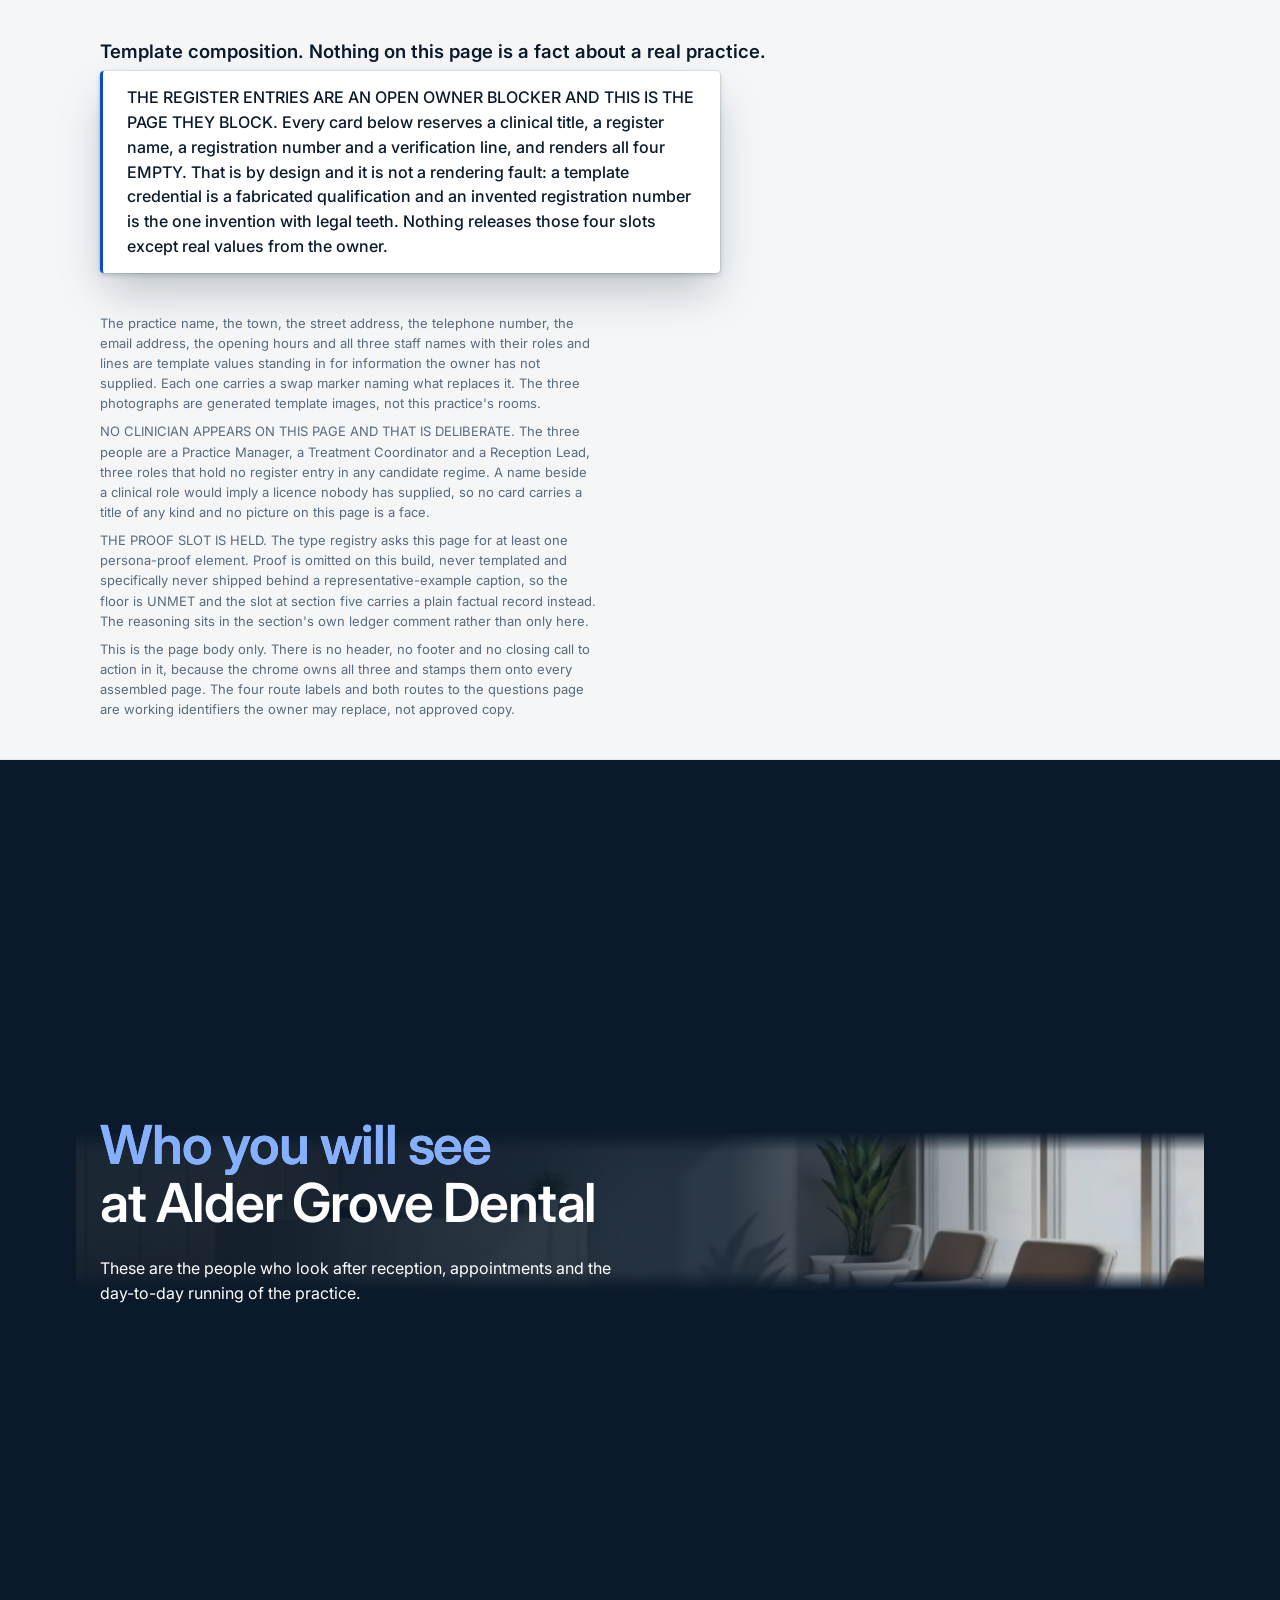
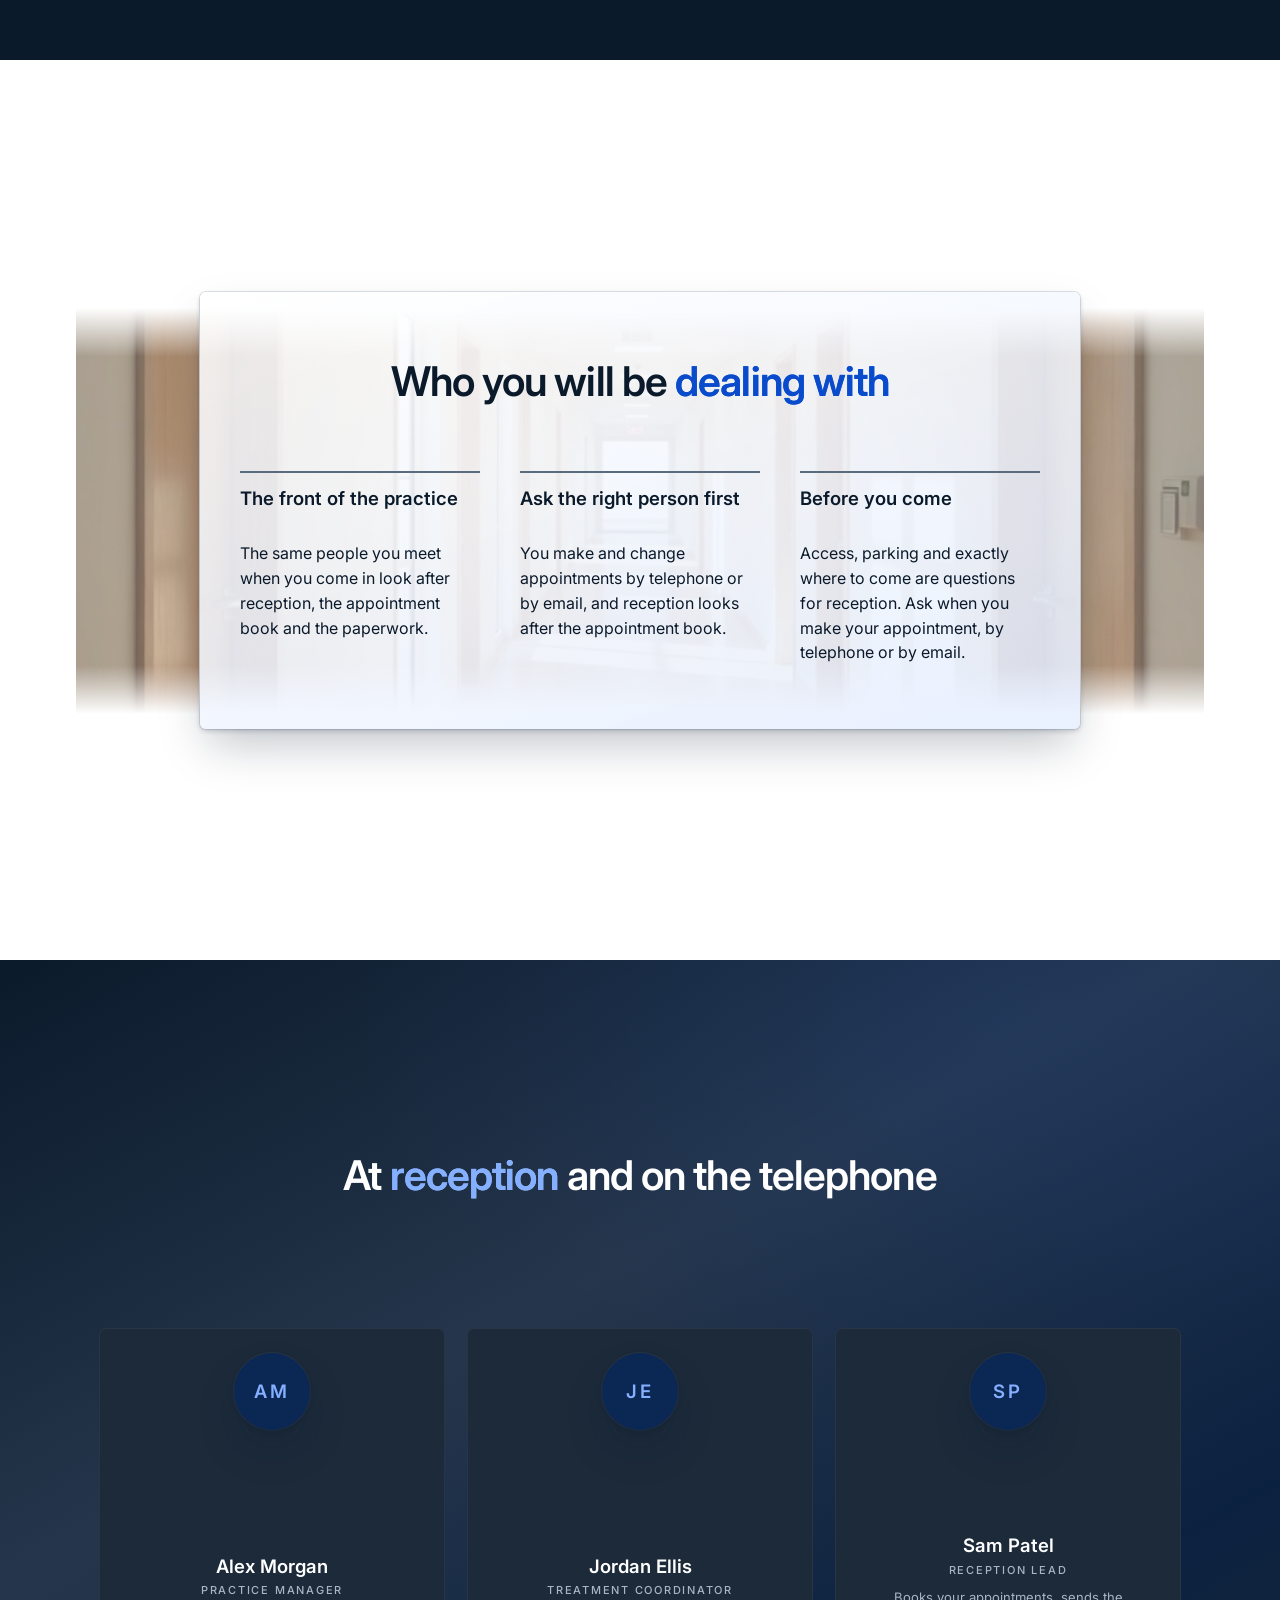
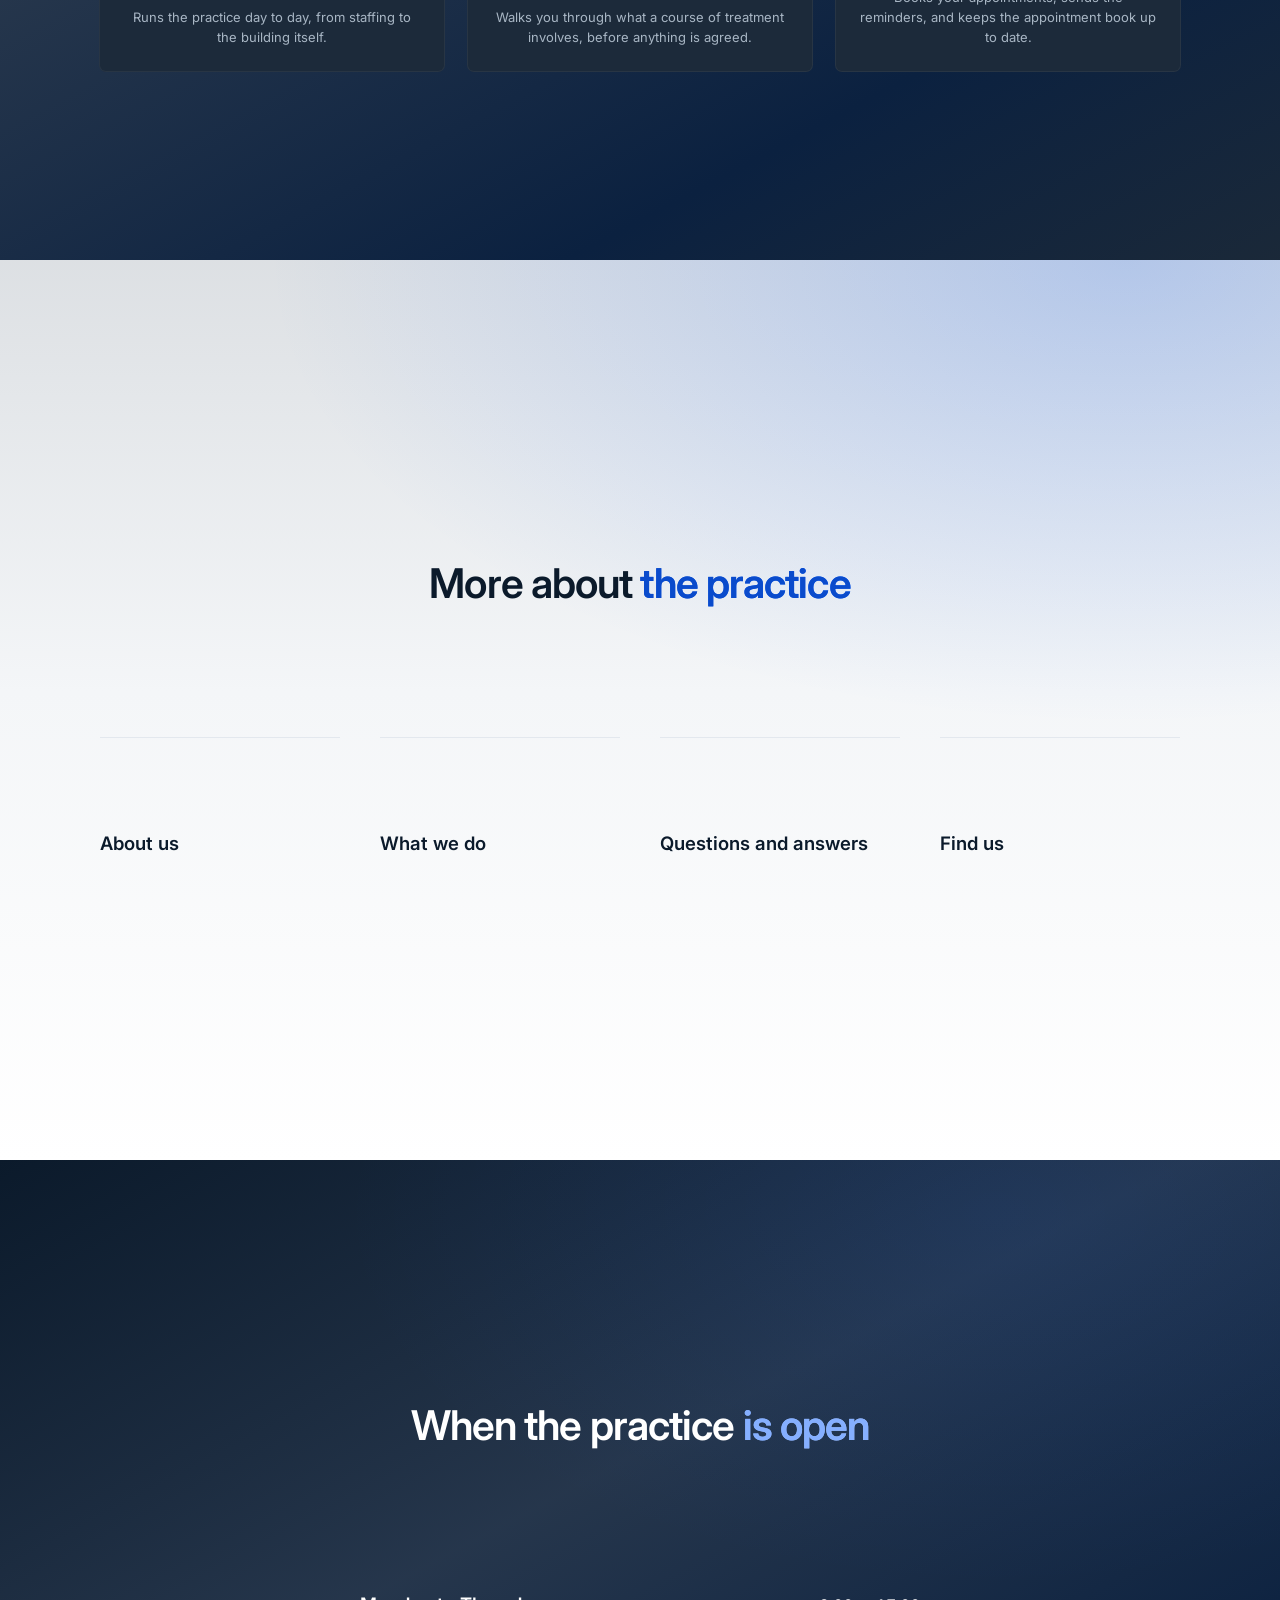
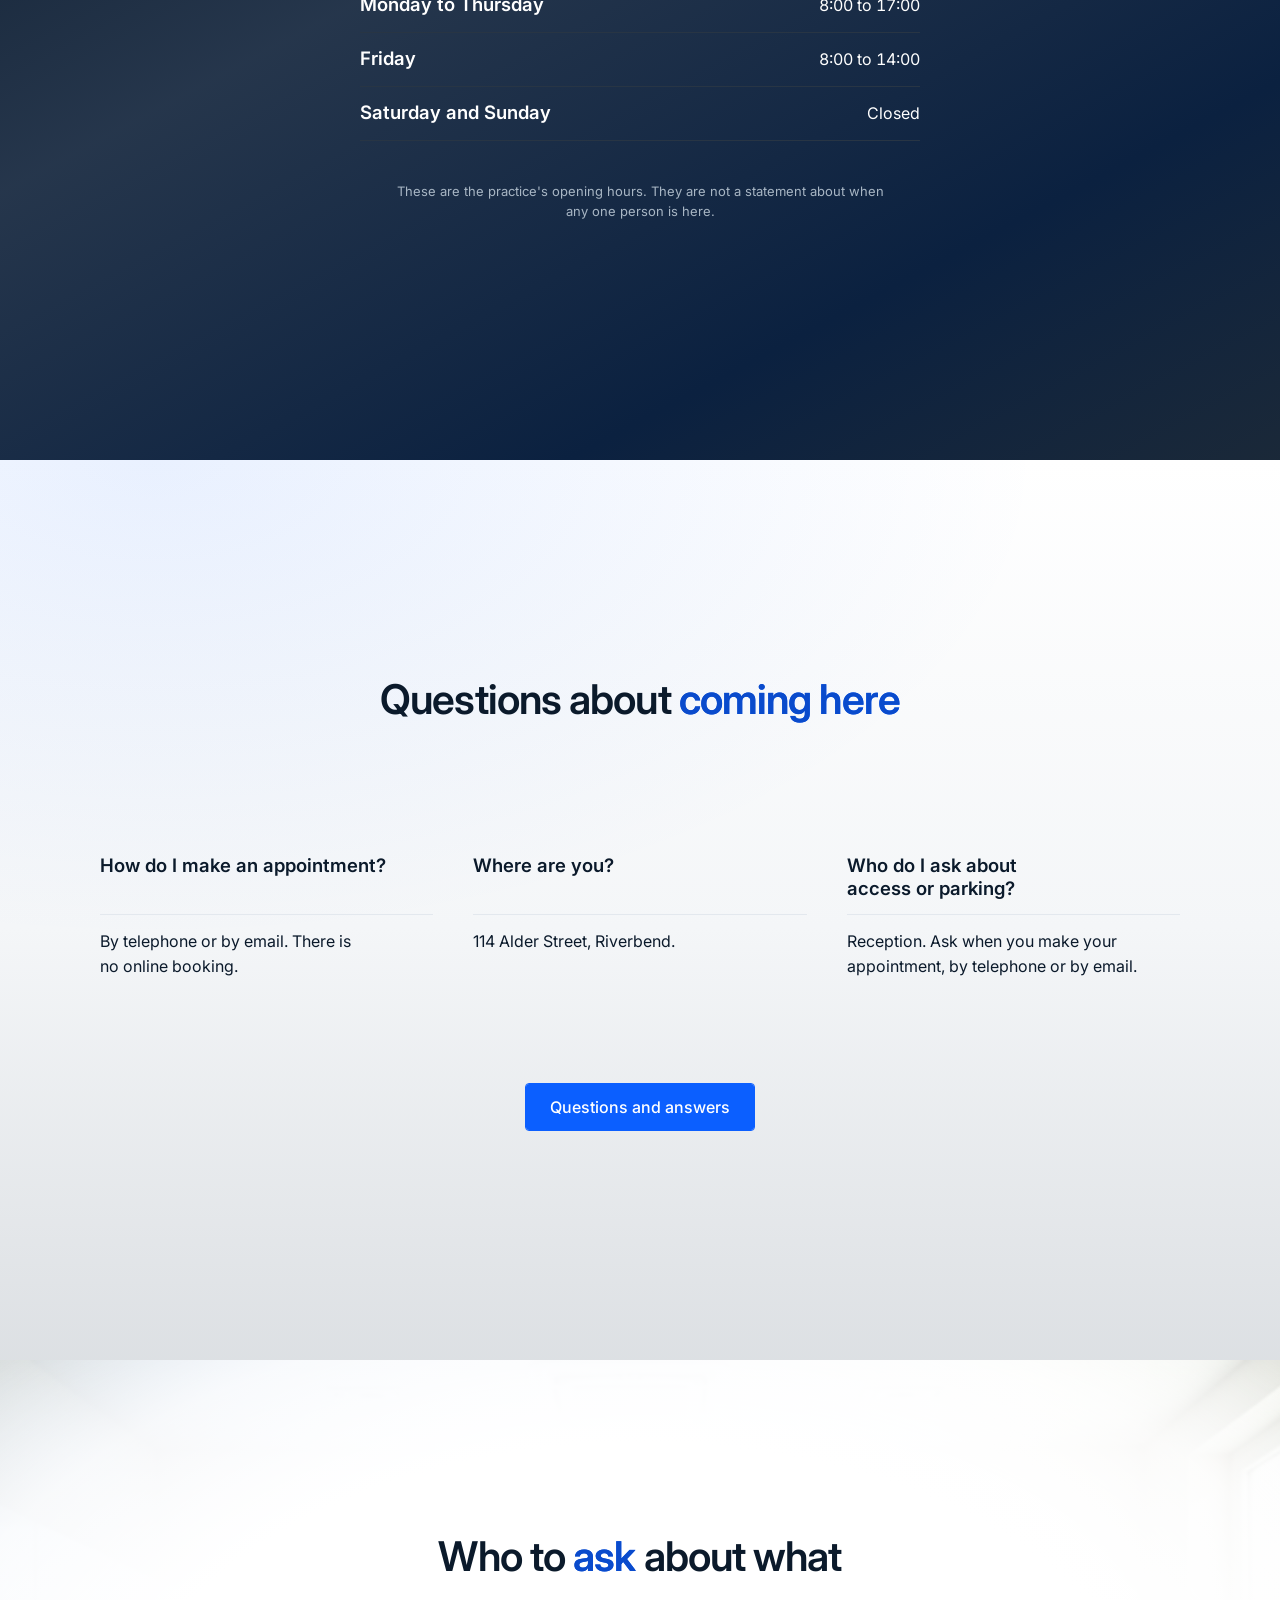
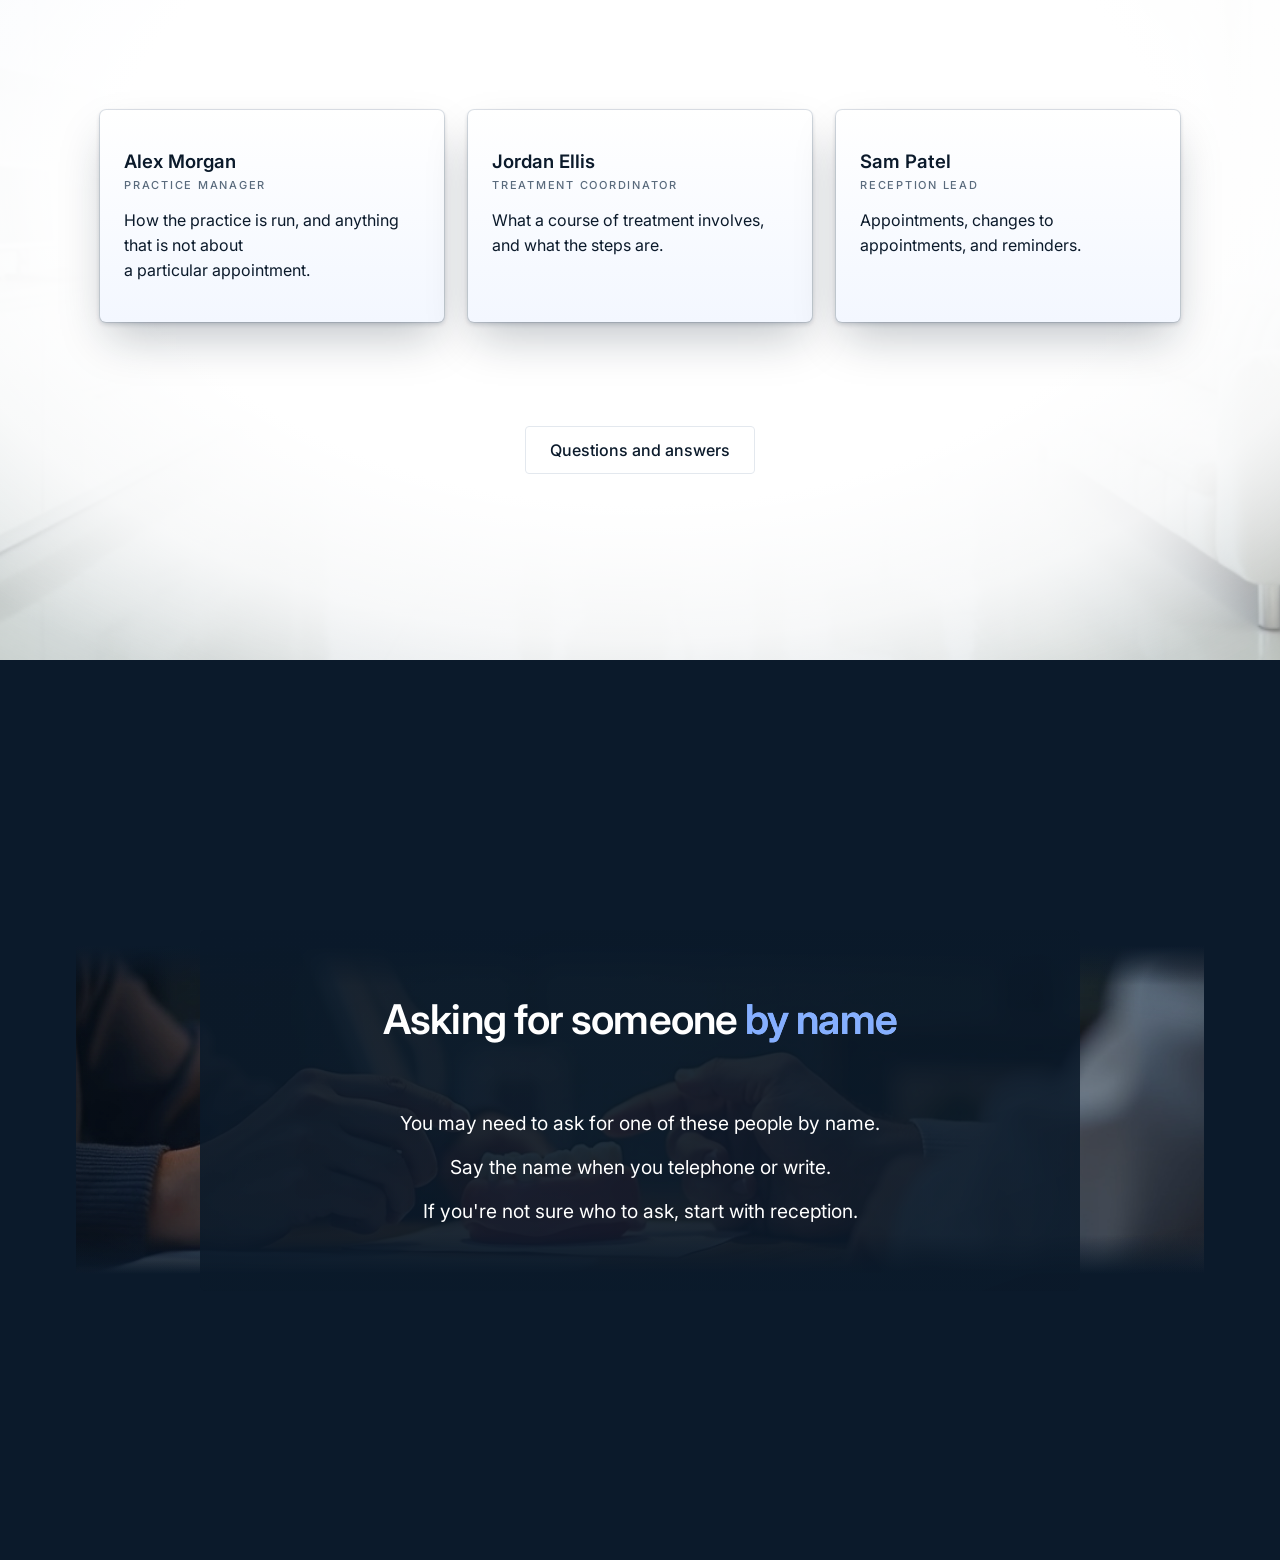
<file: preview/templates/T-PERSONA.html>
<!doctype html>
<!-- ============================================================================
     T-PERSONA PAGE TEMPLATE. Covers the `team` page.

     WHAT THIS FILE IS. One page-type template, composed from four locked things and
     inventing none of them: stomatology-tokens.css (the brand), stomatology-structural.css
     (the system layer), brand-card-standard.css (the control primitives) and
     stomatology-chrome.css (the frame). Zero colour literals are authored here; every
     colour reaches for var(--ds-*) or a color-mix of one.

     WHAT IT IS NOT. It is not the approved page design re-skinned. The approved design at
     _design/page-team.html is read for its VISUAL LANGUAGE only: the band rhythm, the
     photographic scrims, the gradient grounds, the plate treatments, the hairline card
     ring, the drop-shadow recipe. Its bespoke band skeleton is replaced, band for band, by
     the forced DOM grammar below.

     THE FORCED DOM GRAMMAR, which is owner law and is gate-enforced downstream:
       section  ->  div.container  ->  div.row  ->  div.col  ->  OBJECT
     The section is the semantic band and carries the ground treatment and the dark flip.
     The container is the one max-width wrapper in the band. The row is a horizontal group
     and the col is a cell. The OBJECT is the leaf. Structure classes carry LAYOUT ONLY:
     every visual skin class sits on the object inside the col, never on the container, the
     row or the col.

     WHY THE PROFILE CARD DOES NOT RECURSE THE GRAMMAR, recorded because the grammar
     permits it and a reader will ask. A complex object MAY open its own section, container,
     row and col internally. This one deliberately does not. A card is 300px wide and a
     nested container inherits the BAND's gutter, so the 88px inset a 1080px band needs gets
     applied a second time inside the card unless three further rules undo it; and the
     three extra section elements it would mint inside the main element are exactly what a
     section-counting render gate would have to be taught to ignore. The card is therefore
     a plain complex object: its leaves sit inside the col that holds the list, which is
     what the grammar asks for and what the approved design already builds.

     NO CLOSING CALL TO ACTION IN THIS BODY. The site has exactly one and the chrome owns
     it, already built at _design/_chrome-block.html and stamped onto every assembled page.
     This body therefore ends at asking-for-someone, which renders no link, no button and
     no form control of any kind, and carries no class token containing the closing-band
     substring the singularity gate reads.

     HONESTY. Every practice value on this page is a PLACEHOLDER carrying a swap marker:
     the practice name, the town, the street address, the telephone number, the email
     address, the opening hours and all three staff names with their roles and lines. No
     guarantee, no promise about clinical conduct, no testimonial, no rating, no award and
     no statistic appears in any form. No clinician is named and nothing here implies one
     exists. The clinical title, register name, registration number and verification line
     are reserved on every card and rendered EMPTY, carrying no template value and no
     marker, because a template credential is a fabricated qualification.

     Do not write a tag name inside angle brackets anywhere in a comment in this file. A
     downstream tool extracts regions by matching tag names and a bracketed tag inside a
     comment silently corrupts the extraction.
     ============================================================================ -->
<html lang="en">
<head>
<meta charset="utf-8">
<meta name="viewport" content="width=device-width, initial-scale=1">

<!-- The title is the BUILD-OVERRIDES.md OVR-1 string, not the prescribed one. The prep
     row reads "Dentist in CITY - PRACTICE NAME"; the owner chose to change it, because a
     tab that promises a dentist over a page whose three people are a Practice Manager, a
     Treatment Coordinator and a Reception Lead is the site's largest finish gap and the
     title is the half of it a build can close without inventing a clinician. 45
     characters, primary keyword at index 0, no headcount in either reading. -->
<title>Dental team in Riverbend - Alder Grove Dental</title>
<!-- swap:practice-name -->
<!-- swap:city -->
<meta name="description" content="Who you will see at Alder Grove Dental in Riverbend.">

<link rel="preload" as="image" href="../../assets/dental-clinic-reception.jpg" fetchpriority="high">

<!-- THE FOUR LOCKED SHEETS, in load order. Nothing in them is re-decided here. -->
<link rel="stylesheet" href="../stomatology-tokens.css">
<link rel="stylesheet" href="../stomatology-structural.css">
<link rel="stylesheet" href="../brand-card-standard.css">
<link rel="stylesheet" href="../stomatology-chrome.css">

<link rel="preconnect" href="https://fonts.googleapis.com">
<link rel="preconnect" href="https://fonts.gstatic.com" crossorigin>
<link rel="stylesheet" href="https://fonts.googleapis.com/css2?family=Inter:wght@400;500;600&display=swap">

<style>
/* ============================================================================
   COMPOSITION LAYER. Two jobs and nothing else:
     1. the FORCED GRAMMAR's layout classes, which no locked sheet defines because the
        grammar is a build-side law rather than a brand decision;
     2. the page-local objects the approved design already settled, carried across as
        SKIN classes on the leaves.
   ZERO colour literals. Every value below is a locked token, a color-mix of one, or a
   sum of the locked spacing steps.
   ============================================================================ */

/* ---- PAGE-LOCAL TOKENS. Four are the approved design's own, carried byte for byte so
   this template and the approved page set type and paint plates identically; the fifth
   is this file's only new step and it exists because this composition draws a monogram
   where the approved page now prints a face. Everything else the page needs is already
   in the structural sheet and is deliberately NOT redeclared here. --------------- */
:root{
  --hp-ink-veil:    color-mix(in srgb, var(--ds-primary-deep) 34%, transparent);
  --hp-paper-veil:  color-mix(in srgb, var(--ds-bg-surface)   30%, transparent);
  --hp-ink-plate:   color-mix(in srgb, var(--ds-primary-deep) 86%, transparent);
  --hp-paper-plate: color-mix(in srgb, var(--ds-bg-surface)   86%, transparent);
  /* the SECOND-LEVEL display step, carried from the approved design under the name it
     already has there so one grep finds both carriers. The locked sheet is not edited
     and not shadowed: --ds-fs-display still reads what the token sheet says. */
  --sv-fs-display:  clamp(34px, 4.2vw, 58px);
  --hp-mono-size:   clamp(64px, 6vw, 88px);
}

/* ============================================================================
   THE FORCED GRAMMAR. LAYOUT ONLY: no colour, no shadow, no radius, no type.
   The container inherits the locked measure and the locked gutter, so the content
   column inside it is the same 1080 the approved design sets, with the gutter OUTSIDE
   it rather than inside. That keeps the page's horizontal rhythm identical while the
   skeleton changes underneath it.
   ============================================================================ */
.container{
  position:relative;
  z-index:3;
  width:100%;
  max-width:calc(var(--ds-container-max) + var(--hp-gutter) + var(--hp-gutter));
  margin:0 auto;
  padding-left:var(--hp-gutter);
  padding-right:var(--hp-gutter);
}
.container--full{ max-width:none; padding-left:0; padding-right:0; }

.row{
  display:grid;
  grid-template-columns:repeat(12, minmax(0,1fr));
  gap:var(--ds-space-lg);
  align-items:start;
}
.row + .row{ margin-top:var(--ds-space-xl); }

/* THE GROUND ROW. Its single cell holds nothing but the band's photographic ground,
   which is absolutely positioned against the section, so the row occupies no space at
   all. display:block keeps an empty grid track from being minted for it, and the
   margin reset keeps the row that follows it from being pushed down by a row that has
   no height. This is a LAYOUT modifier: it paints nothing. */
.row--ground{ display:block; }
.row--ground + .row{ margin-top:0; }

.col{ grid-column:span 12; min-width:0; }
.col--span-7{ grid-column:span 7; min-width:0; }
.col--full{ grid-column:1 / -1; min-width:0; }

/* ============================================================================
   THE BAND. The section is the semantic band and carries the ground treatment and the
   dark flip, exactly as the grammar requires. The vertical rhythm is the approved
   design's padding ladder, driven from the one shared step so every band's leading
   space equals its trailing space.
   ============================================================================ */
main > section{
  position:relative;
  padding-top:var(--hp-py);
  padding-bottom:var(--hp-py);
  text-align:center;
}
/* the owner centred every band except the hero. The exception lives in the SELECTOR so
   a band added later cannot quietly miss it and the hero cannot quietly acquire it. */
main > section.band--hero{ text-align:left; }

@media (min-width:900px){
  /* the owner: every section matches the height of the desktop. min-height, never
     height, so a band whose content is taller than the viewport grows instead of
     clipping; svh, never vh, so a collapsing mobile chrome cannot make a band jump. */
  main > section{
    min-height:100vh;
    min-height:100svh;
    display:flex;
    flex-direction:column;
    justify-content:center;
  }
  main > section > .container{ width:100%; }
}

/* ============================================================================
   THE GROUNDS. Five recipes across eight bands, so no two adjacent bands paint the
   same surface. Every stop is a locked token or a color-mix of one, so no new hue can
   enter and the no-teal absolute cannot be touched by any of it.
   pick: DIVIDER-PATTERNS.md #10 Hard color band step | considered: DIVIDER-PATTERNS.md
   #2 Wave smooth, DIVIDER-PATTERNS.md #7 Pulled-up card overlap | why: the owner asked
   for straight section edges in terms, so #2's curve is refused by instruction and #7
   would break the same straight edge with an overlapping panel; #10 IS a flat
   horizontal step from one ground to the next, which is what carries every boundary on
   this page. No band declares a border-radius, a clip-path or a mask.
   ============================================================================ */
.hp-ground--paper{
  background-color:var(--ds-bg-surface);
  background-image:
    radial-gradient(120% 92% at 12% 0%, var(--hp-wash-c) 0%, transparent 58%),
    linear-gradient(180deg,
      var(--ds-bg-surface)    0%,
      var(--ds-bg-surface-2) 52%,
      var(--hp-ground-low)  100%);
}
/* the two light grounds wash from OPPOSITE sides, so the page never reads as one band
   repeated. paper2 also runs the fall the other way up. */
.hp-ground--paper2{
  background-color:var(--ds-bg-surface-2);
  background-image:
    radial-gradient(120% 92% at 88% 0%, var(--hp-wash-b) 0%, transparent 56%),
    linear-gradient(180deg,
      var(--hp-ground-low)    0%,
      var(--ds-bg-surface-2) 48%,
      var(--ds-bg-surface)  100%);
}

/* ---- THE PHOTOGRAPHIC GROUND. The photograph is a BAND GROUND and never a decorative
   well with a caption floating beside it. The scrim and the edge vignette are separate
   layers so the contrast guarantee is analytic rather than hopeful. ------------- */
.hp-photo__img{
  position:absolute; inset:0;
  display:block; width:100%; height:100%;
  object-fit:cover;
  object-position:50% 50%;
  transform:scale(1.04);
}
.band--hero .hp-photo__img{
  object-position:50% 52%;
  animation:hp-drift 44s cubic-bezier(.37,0,.63,1) infinite alternate;
  will-change:transform;
}
/* the focal vignette on the ink bands. Everything it paints is ink at a positive alpha
   over ink already at the plateau, so it can only RAISE a contrast ratio. */
.hp-ground--ink .hp-photo__edge{
  background-image:
    radial-gradient(118% 124% at 76% 54%,
      transparent          0%,
      transparent         30%,
      var(--hp-ink-mid)   68%,
      var(--hp-ink-deep) 100%),
    linear-gradient(180deg,
      var(--ds-primary-deep) 0%,
      transparent           12%,
      transparent           88%,
      var(--ds-primary-deep) 100%);
}
/* a CENTRED band drops the horizontal ramp: a left-to-right ramp is mid-fall exactly
   where a centred column sits. These two bands take a flat veil so the room still
   reads, and the contrast guarantee moves onto the plate, where it is total. */
.hp-ground--ink.hp-ground--veil .hp-photo__scrim{
  background-image:none;
  background-color:var(--hp-ink-veil);
}
.hp-ground--paperphoto .hp-photo__scrim{
  background-image:none;
  background-color:var(--hp-paper-veil);
}
.hp-ground--paperphoto .hp-photo__edge{
  background-image:linear-gradient(180deg,
    var(--ds-bg-surface) 0%,
    transparent         12%,
    transparent         88%,
    var(--ds-bg-surface) 100%);
}

/* ============================================================================
   TYPE. The locked scale is applied, never re-invented. Only the h1 needs a rule here:
   the structural sheet ships .hp-h2, .hp-lead, .hp-head, .hp-key and .hp-nb already.
   ============================================================================ */
.hp-h1{
  margin:0 0 var(--ds-space-md);
  font-family:var(--ds-font-display);
  font-size:var(--sv-fs-display);
  line-height:var(--ds-lh-display);
  letter-spacing:var(--ds-track-display);
  font-weight:var(--ds-weight-display);
  color:var(--ds-ink-heading);
  text-wrap:balance;
}
.hp-textzone{ max-width:min(600px, 44vw); }
.hp-street{ white-space:nowrap; }
.hp-pillar__label,
.hp-rail__label,
.hp-person__name,
.hp-ask__name,
.hp-hours__k,
.hp-qa__q{ text-wrap:balance; }
.hp-pillar__line,
.hp-person__line,
.hp-ask__line,
.hp-qa__a,
.hp-hours__note,
.hp-closing__line{ text-wrap:pretty; }
main > section:not(.band--hero) .hp-h2,
main > section:not(.band--hero) .hp-lead,
main > section:not(.band--hero) .hp-closing__line,
main > section:not(.band--hero) .hp-hours__note{ margin-left:auto; margin-right:auto; }

/* ============================================================================
   THE PLATE. A copy panel that carries its own scrim, used on the two photographic
   bands whose copy is centred. The paper plate is near-white paper on a daylight
   photograph, which is a white-on-white box in the strictest reading of the owner's
   drop-shadow release, so it takes the layered shadow. The ink plate does not: it is
   dark on dark, and the release is for white-on-white boxes.
   ============================================================================ */
.hp-plate{
  position:relative;
  z-index:3;
  max-width:880px;
  margin:0 auto;
  padding:var(--ds-space-xl) var(--ds-space-lg);
  border-radius:var(--ds-r-surface);
}
.hp-plate--paper{
  background-color:var(--hp-paper-plate);
  background-image:linear-gradient(160deg,
    color-mix(in srgb, var(--ds-bg-surface) 0%, transparent) 0%,
    var(--hp-plate-tint) 100%);
  box-shadow:var(--hp-shadow-box);
}
.hp-plate--ink{
  background-color:var(--hp-ink-plate);
  background-image:linear-gradient(160deg,
    color-mix(in srgb, var(--ds-primary-deep) 0%, transparent) 0%,
    var(--hp-ink-mid) 100%);
}

/* ---- S2 THE PILLARS. Ruled ABOVE. --------------------------------------- */
.hp-pillars{
  display:grid;
  grid-template-columns:repeat(3, minmax(0,1fr));
  gap:var(--ds-space-lg);
  margin:0; padding:0;
  list-style:none;
  text-align:left;
}
.hp-pillar{
  padding-top:var(--ds-space-sm);
  border-top:2px solid var(--ds-ink-soft);
}
.hp-pillar__label{
  margin:0 0 var(--ds-space-xs);
  font-family:var(--ds-font-display);
  font-size:var(--hp-fs-h3);
  line-height:var(--ds-lh-head);
  font-weight:var(--ds-weight-head);
  color:var(--ds-ink-heading);
}
/* the label reserve is a CORRECTION rather than a precaution: two of these three
   labels take two lines and the third takes one, so without it the third column's body
   copy starts a line higher and three columns read as three separate blocks. Computed
   from the two tokens that set the label, never typed as a pixel. The question reserve
   ADDS the padding and the hairline the question carries and the label does not, or the
   one-line questions would still sit short of the two-line one and the rules would not
   line up, which is the defect it is there to fix. */
@media (min-width:769px){
  .hp-pillar__label{ min-height:calc(var(--hp-fs-h3) * var(--ds-lh-head) * 2); }
  .hp-qa__q{ min-height:calc(var(--hp-fs-h3) * var(--ds-lh-head) * 2 + var(--ds-space-sm) + var(--ds-divider-h)); }
}
.hp-pillar__line{
  margin:0;
  font-size:var(--ds-fs-body);
  line-height:var(--ds-lh-body);
  color:var(--ds-ink);
}

/* ---- S3 THE PROFILE CARDS. --------------------------------------------- */
.hp-people{
  display:grid;
  grid-template-columns:repeat(3, minmax(0,1fr));
  gap:var(--ds-space-md);
  margin:0; padding:0;
  list-style:none;
}
/* space-between puts the mark on the card's top edge and the name block on its floor,
   which is the anchoring the sibling card families on this site already use. A card
   given a height whose content sits at the top leaves a third of itself empty and reads
   as unfinished rather than restrained. */
.hp-person{
  display:flex;
  flex-direction:column;
  justify-content:space-between;
  text-align:center;
  padding:var(--ds-space-md);
  border-radius:var(--ds-r-surface);
  background-color:var(--ds-bg-surface-2);
  box-shadow:var(--ds-shadow-card);
}
.hp-person__body{ display:block; }
@media (min-width:900px){
  .hp-person{ min-height:clamp(300px, 38svh, 420px); }
}
/* THE MONOGRAM MARK. It is the card's picture slot and it is deliberately NOT a face.
   A photograph of a person on a template staff card is a human being presented as this
   practice's staff, and every one of them has to be found and replaced when the real
   team arrives. A monogram is a finished, deliberate mark that real practice sites use,
   it reads as intentional rather than missing, and it degrades honestly. It is the only
   circle on a page whose every other corner is 4px, so the three of them read as a
   designed mark rather than as an empty slot. Measured, not assumed: the accent ink on
   the accent wash is 6.58:1 on the light polarity and 6.61:1 inside the dark flip. */
.hp-mono{
  display:flex;
  align-items:center;
  justify-content:center;
  width:var(--hp-mono-size);
  height:var(--hp-mono-size);
  margin:0 auto var(--ds-space-md);
  border-radius:var(--ds-r-pill);
  background-color:var(--ds-accent-soft);
  box-shadow:var(--hp-shadow-box);
  font-family:var(--ds-font-display);
  font-size:var(--hp-fs-h3);
  font-weight:var(--ds-weight-head);
  letter-spacing:var(--ds-track-eyebrow);
  line-height:1;
  color:var(--ds-accent-ink);
}
.hp-person__name{
  margin:0 0 var(--ds-space-2xs);
  font-family:var(--ds-font-display);
  font-size:var(--hp-fs-h3);
  line-height:var(--ds-lh-head);
  font-weight:var(--ds-weight-head);
  color:var(--ds-ink-heading);
}
.hp-person__role{
  margin:0 0 var(--ds-space-xs);
  font-size:var(--ds-fs-eyebrow);
  letter-spacing:var(--ds-track-eyebrow);
  text-transform:uppercase;
  font-weight:500;
  color:var(--ds-ink-soft);
}
/* THE FOUR RESERVED SLOTS collapse into this one empty leaf: clinical title, register
   name, registration number, verification line. Rendered EMPTY, carrying no template
   value and NO SWAP MARKER OF ANY KIND, so there is nothing at them for the swap index
   to find. They are empty by decision, not by omission. */
.hp-person__cred{ margin:0; padding:0; }
.hp-person__line{
  margin:0;
  font-size:var(--ds-fs-fine);
  line-height:var(--ds-lh-body);
  color:var(--ds-ink-soft);
}

/* ---- S4 THE LATERAL RAIL. Ruled ABOVE, and the whole panel is the link. --- */
.hp-rails{
  display:grid;
  grid-template-columns:repeat(4, minmax(0,1fr));
  gap:var(--ds-space-lg);
  margin:0; padding:0;
  list-style:none;
  text-align:left;
}
.hp-rail{
  display:flex;
  flex-direction:column;
  align-items:flex-start;
  height:100%;
  padding-top:var(--ds-space-sm);
  border-top:var(--ds-divider-h) solid var(--ds-line);
  text-decoration:none;
  color:var(--ds-ink);
  transition:transform var(--ds-dur-slow) var(--ds-ease-out),
             border-color var(--ds-dur) var(--ds-ease);
}
/* movement PLUS colour, never colour alone. */
.hp-rail:hover{ transform:translate3d(0,-6px,0); border-top-color:var(--ds-accent); }
.hp-rail:focus-visible{
  outline:2px solid var(--ds-accent);
  outline-offset:4px;
  border-radius:var(--ds-r-surface);
}
.hp-rail__label{
  margin:0 0 var(--ds-space-xs);
  font-family:var(--ds-font-display);
  font-size:var(--hp-fs-h3);
  line-height:var(--ds-lh-head);
  font-weight:var(--ds-weight-head);
  color:var(--ds-ink-heading);
}
/* the spacer sits ABOVE the label and anchors it to the panel floor, which is the same
   anchoring the profile cards use. */
.hp-rail__spacer{ flex:1 1 auto; order:-1; }
@media (min-width:900px){
  .hp-rail{ min-height:clamp(112px, 14svh, 152px); }
}

/* ---- S5 THE RECORD. Ruled UNDER each row. One locked hairline, three positions
   across the page, and the position is the whole difference between the bands. -- */
.hp-hours{
  max-width:560px;
  margin:0 auto;
  padding:0;
  text-align:left;
}
.hp-hours__row{
  display:grid;
  grid-template-columns:1fr auto;
  gap:var(--ds-space-md);
  align-items:baseline;
  padding:var(--ds-space-sm) 0;
  border-bottom:var(--ds-divider-h) solid var(--ds-line);
}
.hp-hours__k{
  margin:0;
  font-family:var(--ds-font-display);
  font-size:var(--hp-fs-h3);
  line-height:var(--ds-lh-head);
  font-weight:var(--ds-weight-head);
  color:var(--ds-ink-heading);
}
.hp-hours__v{
  margin:0;
  font-size:var(--ds-fs-body);
  line-height:var(--ds-lh-body);
  font-variant-numeric:tabular-nums;
  color:var(--ds-ink);
}
.hp-hours__note{
  margin:var(--ds-space-lg) 0 0;
  max-width:var(--ds-measure);
  font-size:var(--ds-fs-fine);
  line-height:var(--ds-lh-body);
  color:var(--ds-ink-soft);
  text-align:center;
}

/* ---- S6 THE QUESTIONS. Ruled THROUGH, between question and answer. ------- */
.hp-qas{
  display:grid;
  grid-template-columns:repeat(3, minmax(0,1fr));
  gap:var(--ds-space-lg);
  margin:0;
  text-align:left;
}
.hp-qa{ margin:0; }
.hp-qa__q{
  margin:0 0 var(--ds-space-sm);
  padding-bottom:var(--ds-space-sm);
  border-bottom:var(--ds-divider-h) solid var(--ds-line);
  font-family:var(--ds-font-display);
  font-size:var(--hp-fs-h3);
  line-height:var(--ds-lh-head);
  font-weight:var(--ds-weight-head);
  color:var(--ds-ink-heading);
}
.hp-qa__a{
  margin:0;
  font-size:var(--ds-fs-body);
  line-height:var(--ds-lh-body);
  color:var(--ds-ink);
}

/* ---- S7 THE RESPONSIBILITY PANELS. Not links, and never a table. --------- */
.hp-asks{
  display:grid;
  grid-template-columns:repeat(3, minmax(0,1fr));
  gap:var(--ds-space-md);
  margin:0; padding:0;
  list-style:none;
  text-align:left;
}
.hp-ask{
  padding:var(--ds-space-lg) var(--ds-space-md);
  border-radius:var(--ds-r-surface);
  background-color:var(--ds-bg-surface);
  background-image:linear-gradient(180deg, var(--ds-bg-surface) 0%, var(--ds-primary-soft) 100%);
  box-shadow:var(--hp-shadow-box);
}
.hp-ask__name{
  margin:0 0 var(--ds-space-2xs);
  font-family:var(--ds-font-display);
  font-size:var(--hp-fs-h3);
  line-height:var(--ds-lh-head);
  font-weight:var(--ds-weight-head);
  color:var(--ds-ink-heading);
}
.hp-ask__role{
  margin:0 0 var(--ds-space-sm);
  font-size:var(--ds-fs-eyebrow);
  letter-spacing:var(--ds-track-eyebrow);
  text-transform:uppercase;
  font-weight:500;
  color:var(--ds-ink-soft);
}
.hp-ask__line{
  margin:0;
  font-size:var(--ds-fs-body);
  line-height:var(--ds-lh-body);
  color:var(--ds-ink);
}

/* ---- S8 THE LAST BODY BEAT. Three lines and no control. ----------------- */
.hp-closing{ margin:0; padding:0; list-style:none; display:grid; gap:var(--ds-space-sm); }
.hp-closing__line{
  margin:0;
  max-width:var(--ds-measure);
  font-size:var(--hp-fs-boxline);
  line-height:var(--ds-lh-body);
  color:var(--ds-ink);
}

/* ---- the one route control row. Centred with the band. ------------------ */
.hp-gorow{ margin-top:var(--ds-space-lg); display:flex; justify-content:center; }

/* ============================================================================
   REDUCED MOTION. The owner's requirement is a FINAL VISIBLE STATE, not merely less
   movement, so every animated class on this page is named here and forced to its
   resting appearance rather than merely slowed: .hp-rise (the hero stagger),
   .hp-reveal (the scroll reveal), .hp-photo__img (the hero drift), .hp-rail and
   .hp-go (the hover lift).
   ============================================================================ */
@media (prefers-reduced-motion: reduce){
  *,*::before,*::after{
    animation-duration:1ms !important;
    animation-iteration-count:1 !important;
    transition-duration:1ms !important;
    transition-delay:0s !important;
    scroll-behavior:auto !important;
  }
  html{ scroll-behavior:auto !important; }
  .hp-rise{ opacity:1 !important; transform:none !important; animation:none !important; }
  .hp-js .hp-reveal,
  .hp-reveal{
    opacity:1 !important;
    transform:none !important;
    transition:none !important;
    transition-delay:0s !important;
  }
  .band--hero .hp-photo__img,
  .hp-photo__img{ animation:none !important; transform:scale(1.04) !important; }
  .hp-rail:hover{ transform:none !important; }
  .hp-go--solid:hover,
  .hp-go--quiet:hover{ transform:none !important; }
}

/* ============================================================================
   THE PADDING LADDER. One spacing scale, the locked one. Every value is a token or a
   sum of tokens; no free number is authored. Both the vertical band padding and the
   shared gutter step together at 1024, 768 and 390, so the page never has a wide gutter
   with a short band or the reverse. The 1440 step lives in the structural sheet.
   ============================================================================ */
@media (max-width:1024px){
  .hp-rails{ grid-template-columns:repeat(2, minmax(0,1fr)); }
  .hp-pillars{ gap:var(--ds-space-md); }
  .hp-qas{ gap:var(--ds-space-md); }
}
@media (max-width:768px){
  /* below 768 the copy uses the full band width, so the hero's horizontal ramp is
     DROPPED and the flat plateau covers every pixel of the frame. */
  .hp-ground--ink .hp-photo__scrim{
    background-image:none;
    background-color:var(--hp-ink-plateau);
  }
  /* the VEIL band keeps its own flat veil, re-declared so a later edit cannot let the
     plateau rule above capture it through the shared selector. */
  .hp-ground--ink.hp-ground--veil .hp-photo__scrim{
    background-image:none;
    background-color:var(--hp-ink-veil);
  }
  .hp-textzone{ max-width:none; }
  .hp-photo__img{ object-position:50% 48%; }
  .col--span-7{ grid-column:span 12; }
  .hp-people{ grid-template-columns:1fr; }
  .hp-pillars{ grid-template-columns:1fr; gap:var(--ds-space-md); }
  .hp-rails{ grid-template-columns:1fr; gap:var(--ds-space-lg); }
  .hp-qas{ grid-template-columns:1fr; gap:var(--ds-space-lg); }
  .hp-asks{ grid-template-columns:1fr; }
  .hp-plate{ padding:var(--ds-space-lg) var(--ds-space-md); }
  .hp-go{ width:100%; }
}
@media (max-width:390px){
  .hp-label{ padding:var(--ds-space-md) var(--hp-gutter); }
  .hp-hours__row{ grid-template-columns:1fr; gap:var(--ds-space-2xs); }
}
</style>
</head>
<body>

<!-- ========================= THE LABEL STRIP (build furniture) ===============
     Outside the main element on purpose. It is not part of the page and it does not
     survive promotion: the promoter lifts the main element's body and leaves this
     behind. It exists so that nobody judging this template can mistake a placeholder
     for a fact.
     ========================================================================== -->
<div class="hp-label">
  <div class="hp-label__inner">
    <p class="hp-label__title">Template composition. Nothing on this page is a fact about a real practice.</p>
    <p class="hp-label__note hp-label__note--faces">THE REGISTER ENTRIES ARE AN OPEN OWNER BLOCKER AND THIS IS THE PAGE THEY BLOCK. Every card below reserves a clinical title, a register name, a registration number and a verification line, and renders all four EMPTY. That is by design and it is not a rendering fault: a template credential is a fabricated qualification and an invented registration number is the one invention with legal teeth. Nothing releases those four slots except real values from the owner.</p>
    <p class="hp-label__note">The practice name, the town, the street address, the telephone number, the email address, the opening hours and all three staff names with their roles and lines are template values standing in for information the owner has not supplied. Each one carries a swap marker naming what replaces it. The three photographs are generated template images, not this practice's rooms.</p>
    <p class="hp-label__note">NO CLINICIAN APPEARS ON THIS PAGE AND THAT IS DELIBERATE. The three people are a Practice Manager, a Treatment Coordinator and a Reception Lead, three roles that hold no register entry in any candidate regime. A name beside a clinical role would imply a licence nobody has supplied, so no card carries a title of any kind and no picture on this page is a face.</p>
    <p class="hp-label__note">THE PROOF SLOT IS HELD. The type registry asks this page for at least one persona-proof element. Proof is omitted on this build, never templated and specifically never shipped behind a representative-example caption, so the floor is UNMET and the slot at section five carries a plain factual record instead. The reasoning sits in the section's own ledger comment rather than only here.</p>
    <p class="hp-label__note">This is the page body only. There is no header, no footer and no closing call to action in it, because the chrome owns all three and stamps them onto every assembled page. The four route labels and both routes to the questions page are working identifiers the owner may replace, not approved copy.</p>
  </div>
</div>

<main id="main">
<!--META title="Dental team in Riverbend - Alder Grove Dental" desc="Who you will see at Alder Grove Dental in Riverbend." -->

<!-- ===================================================================== S1 ===
     HERO-PERSONA-OUTCOME (S). DARK GROUND + FULL-BLEED PHOTOGRAPH + INK RAMP.
     TWO OF THIS CLASS NAME'S THREE THIRDS ARE STRUCK AND THE CLASS NAME IS KEPT.
     "outcome" is struck because an outcome line in the head position would be a health
     or anxiety outcome claim, which is held whole on this build. "persona" is struck as
     a NAMING instruction, because naming the audience is the audience-worded form of a
     service-mix claim that is separately held; so this ships a persona-SHAPED spine
     addressed to an unnamed reader. The CLASS NAME survives because the brief-consumed
     gate joins on it literally. A build that reads either struck word as an instruction
     has misread this band.
     The singular in the browser title is a category label and not a row count.
     ========================================================================== -->
<!-- pick: HERO-COMPOSITIONS.md #5 Full-bleed image + overlay text | considered: HERO-COMPOSITIONS.md #4 Diptych portrait + product, HERO-COMPOSITIONS.md #9 Cinematic letterbox | rigor: heavy | why: #4 spends half the hero on a portrait, and this is the one page in the site that may never show a face, so the archetype that wants a person is the archetype it must refuse; #9's narrow letterbox band gives a two-line display heading plus a full standfirst no room at 375 without dropping the type below the locked display step, which would make the second-level page quieter than the sections under it. #5 is the entry whose key hook names a gradient overlay for legibility and whose edge case names the exact hazard here, keeping the subject in frame on mobile. -->
<section class="band band--hero hp-ground--photo hp-ground--ink surface-dark hero-persona-outcome" id="s1-hero-persona-outcome">
  <div class="container">
    <div class="row row--ground">
      <div class="col col--full">
        <!-- swap:image-team-hero
             GENERATED TEMPLATE IMAGE, not owner photography. Replace before ship.
             ALT DEVIATION, declared rather than slipped in. The copy's owed alt for this
             slot names a doorway behind the counter. The installed photograph has no
             doorway in frame, so the alt is written from the picture and the doorway is
             dropped rather than asserted. It names no instrument, procedure, material or
             technique and it asserts no premises fact: no floor, no entrance direction,
             no lift, no ramp, no parking, no distance. NO PERSON IS IN FRAME, which on a
             team page is a rule rather than an accident. -->
        <figure class="hp-photo">
          <img class="hp-photo__img" src="../../assets/dental-clinic-reception.jpg"
               width="1024" height="576" loading="eager" fetchpriority="high" decoding="sync"
               alt="A reception counter and a row of upholstered chairs beside a wall of tall windows in daylight.">
          <span class="hp-photo__scrim"></span>
          <span class="hp-photo__edge"></span>
        </figure>
      </div>
    </div>
    <div class="row">
      <div class="col col--span-7">
        <div class="hp-textzone">
          <!-- swap:team-heading-1
               This page title's own slot name. The practice name is the OBJECT of the
               phrase here, not a second brand stamp under the wordmark, which is why
               this heading is role-referential where the services page's is
               category-plus-geography. The tail is bound as one nowrap unit, so the only
               break opportunity is after "see" and the two-line cut can only ever be
               "Who you will see" over "at Alder Grove Dental". The bind is a span and
               never a non-breaking space, because the practice name is the one string
               the copy-fidelity gate reads byte for byte. -->
          <!-- swap:practice-name -->
          <h1 class="hp-h1 hp-rise" style="--hp-i:0"><span class="hp-key">Who you will see</span> <span class="hp-nb">at Alder Grove Dental</span></h1>
          <!-- swap:team-standfirst
               The standfirst is the sub-line under the heading and is NOT a heading
               element. It renders verbatim. It asserts no count, reading true against a
               one-person practice and a fifteen-person one alike; it names no credential
               and no protected title; and it promises nothing about who the reader will
               meet, because it describes the roster rather than a future appointment. -->
          <p class="hp-lead hp-rise" style="--hp-i:1">These are the people who look after reception, appointments and the <span class="hp-nb">day-to-day running</span> of the practice.</p>
        </div>
      </div>
    </div>
  </div>
</section>

<!-- ===================================================================== S2 ===
     PERSONA-PILLARS (M). LIGHT GROUND + PHOTOGRAPH + PAPER PLATE.
     The three pillars the registry floor asks for. Every one is a fact about how the
     front of the practice is arranged rather than a claim that would need a receipt.
     THE GOVERNING TEST, applied line by line: if a sentence would still make sense to
     somebody who never saw this website, it is content; if it only makes sense as a
     description of the website, it is scaffolding. Not one clause below has the page as
     its subject. WHAT IS REFUSED HERE, each for its own reason, so the next author does
     not re-derive them: a fourth pillar about the people themselves, because every
     version of that is a statistic, a testimonial or an outcome; a comfort or
     reassurance beat; a team size or any other count; and any premises particular at
     all. Pillar three names the CATEGORIES of question and answers none of them, which
     is the only honest thing a template can do with a fact about a building.
     ========================================================================== -->
<!-- pick: SECTION-COMPONENTS.md #6 "Is this for me" qualifier | considered: SECTION-COMPONENTS.md #27 Numbered process steps, SECTION-COMPONENTS.md #50 Topic columns | rigor: heavy | why: #27 numbers its columns, and numbering these three would assert that they happen in an order, which none of them does and which would read as a first-visit procedure the site cannot describe; #50 wants three to five cards stacked under each column heading and there is exactly one line under each of these, so two thirds of that pattern would ship as empty scaffolding. #6 is the catalog's own scenario self-select block, two to three columns of situations a reader matches themselves against, which is exactly what "the front of the practice", "ask the right person first" and "before you come" are. -->
<section class="band hp-ground--photo hp-ground--paperphoto persona-pillars" id="s2-persona-pillars">
  <div class="container">
    <div class="row row--ground">
      <div class="col col--full">
        <!-- swap:image-team-pillars
             GENERATED TEMPLATE IMAGE, not owner photography. Replace before ship.
             ALT DEVIATION, declared. The copy's owed alt names a wall clock above a
             noticeboard. The installed photograph is a quiet corridor and carries
             neither, so the alt is written from the picture. It asserts no premises fact
             and specifically not that this corridor leads anywhere in particular. No
             person is in frame. -->
        <figure class="hp-photo">
          <img class="hp-photo__img" src="../../assets/dental-clinic-warm.jpg"
               width="1024" height="576" loading="lazy" decoding="async" fetchpriority="low"
               alt="A corridor of wooden doors, lit by daylight from the far end.">
          <span class="hp-photo__scrim"></span>
          <span class="hp-photo__edge"></span>
        </figure>
      </div>
    </div>
    <div class="row">
      <div class="col col--full">
        <!-- THE PAPER PLATE. The band is centred, so the contrast guarantee moves off
             the band's geometry and onto this panel, where it is flat and total. Near
             white paper on a daylight photograph is a white-on-white box in the
             strictest reading of the owner's release, so it takes the layered shadow. -->
        <div class="hp-plate hp-plate--paper hp-reveal" style="--hp-i:0">
          <div class="hp-head">
            <!-- swap:team-heading-2 -->
            <h2 class="hp-h2">Who you will be <span class="hp-key">dealing&nbsp;with</span></h2>
          </div>
          <ul class="hp-pillars">
            <li class="hp-pillar">
              <!-- swap:team-pillar-1 -->
              <p class="hp-pillar__label">The front of the practice</p>
              <!-- swap:team-pillar-1-line
                   RENDERS VERBATIM. This line twice carried a word from a held
                   vocabulary family and once had the website itself as its subject; what
                   is below is the version that survived both corrections. -->
              <p class="hp-pillar__line">The same people you meet when you come in look after reception, the appointment book <span class="hp-nb">and the paperwork</span>.</p>
            </li>
            <li class="hp-pillar">
              <!-- swap:team-pillar-2 -->
              <p class="hp-pillar__label">Ask the right person first</p>
              <!-- swap:team-pillar-2-line
                   RENDERS VERBATIM. It names TWO channels, which is what the questions
                   band three sections down also says, so a reader who acts on either is
                   acting on the same instruction. It promises nothing about who answers
                   or how soon. -->
              <p class="hp-pillar__line">You make and change appointments by telephone or by email, and reception looks after the <span class="hp-nb">appointment book</span>.</p>
            </li>
            <li class="hp-pillar">
              <!-- swap:team-pillar-3 -->
              <p class="hp-pillar__label">Before you come</p>
              <!-- swap:team-pillar-3-line
                   RENDERS VERBATIM, and it is the line that replaced an accessibility
                   statement. The withdrawn version rendered a floor and an entrance
                   direction. This one names the categories of question without answering
                   any of them, is true of any premises, and routes to the two channels
                   the site already establishes. -->
              <p class="hp-pillar__line">Access, parking and exactly where to come are questions for reception. Ask when you make your appointment, by telephone <span class="hp-nb">or by email</span>.</p>
            </li>
          </ul>
        </div>
      </div>
    </div>
  </div>
</section>

<!-- ===================================================================== S3 ===
     CAPABILITY-DEEP-DIVE (M). DARK GROUND + GRADIENT, no photograph.
     On a people page the deep dive IS the profile block, and it is specified slot by
     slot so the build has no room to improvise a person into it. Eight slots per card:
     three template-filled, four rendered EMPTY, one carrying a designed mark.
     THREE ROWS IS A STRUCTURAL COUNT AND NOTHING SAYS SO OUT LOUD. No copy, heading,
     alt string or attribute anywhere on this page states or implies how many people
     work here. When the real headcount lands the row count changes and nothing else
     has to.
     ========================================================================== -->
<!-- pick: SECTION-COMPONENTS.md #18 Team grid 3-col | considered: CARD-VARIATIONS.md #7 Team photo card, CARD-VARIATIONS.md #8 Team bio card | rigor: heavy | why: #7 lays the name over a full-bleed portrait, and the mark on these cards is a monogram rather than a face, so the pattern's whole device would have nothing under it and the name would sit on a coloured rectangle; #8 asks for an extended bio, and every additional sentence about a person this build invented is one more sentence somebody has to notice is fiction and one more place a disposition could creep in beside a duty. #18 keeps the picture as a MARK and the words as words, which is the only honest shape for a card that carries no credential. -->
<section class="band hp-ground--grad surface-dark capability-deep-dive" id="s3-capability-deep-dive">
  <div class="container">
    <div class="row">
      <div class="col col--full">
        <div class="hp-head hp-reveal" style="--hp-i:0">
          <!-- swap:team-heading-3
               The heading names a PLACE and a FUNCTION, which is the only kind of
               heading this band may carry. "reception" is the canonical noun, lower
               case, as a place, never the front desk. A "meet the team" heading was
               refused because team implies a size and meet promises an encounter this
               site cannot arrange. -->
          <h2 class="hp-h2">At <span class="hp-key">reception</span> and on the telephone</h2>
        </div>
      </div>
    </div>
    <div class="row">
      <div class="col col--full">
        <ul class="hp-people">
          <li class="hp-person hp-reveal" style="--hp-i:1">
            <!-- swap:image-team-card-1
                 THE CARD MARK. A monogram in the brand palette, never a face, and its
                 alt equivalent is the empty string: the mark repeats initials the reader
                 already has as text beside it, so it is decorative and is hidden from
                 assistive technology rather than described twice. No title attribute is
                 set. NO BADGE, CREDENTIAL, TITLE OR CLINICAL CLAIM ATTACHES TO IT. Its
                 swap target is the owner photography of the real person. -->
            <span class="hp-mono" aria-hidden="true">AM</span>
            <div class="hp-person__body">
              <!-- swap:staff-1-name -->
              <h3 class="hp-person__name">Alex Morgan</h3>
              <!-- swap:staff-1-role -->
              <p class="hp-person__role">Practice Manager</p>
              <!-- THE FOUR RESERVED SLOTS: clinical title, register name, registration
                   number, verification line. Rendered EMPTY, carrying no template value
                   and NO SWAP MARKER OF ANY KIND. -->
              <p class="hp-person__cred"></p>
              <!-- swap:staff-1-line
                   The withdrawn version of this line said somebody answers the telephone
                   and how often, which is a promise about conduct that this page's own
                   pillar check refuses by name. It is now a duty and a scope, with no
                   promise and no disposition. -->
              <p class="hp-person__line">Runs the practice day to day, from staffing to the building itself.</p>
            </div>
          </li>
          <li class="hp-person hp-reveal" style="--hp-i:2">
            <!-- swap:image-team-card-2
                 The card mark, as at card one and for the same reasons. -->
            <span class="hp-mono" aria-hidden="true">JE</span>
            <div class="hp-person__body">
              <!-- swap:staff-2-name -->
              <h3 class="hp-person__name">Jordan Ellis</h3>
              <!-- swap:staff-2-role -->
              <p class="hp-person__role">Treatment Coordinator</p>
              <p class="hp-person__cred"></p>
              <!-- swap:staff-2-line
                   It says "a course of treatment" the long way round rather than the
                   shorter word, deliberately, because the shorter word belongs to a
                   vocabulary family that is held whole while the jurisdiction halt is in
                   force. It names no equipment, procedure, material, technique or cost. -->
              <p class="hp-person__line">Walks you through what a course of treatment involves, before anything is agreed.</p>
            </div>
          </li>
          <li class="hp-person hp-reveal" style="--hp-i:3">
            <!-- swap:image-team-card-3
                 The card mark, as at card one and for the same reasons. -->
            <span class="hp-mono" aria-hidden="true">SP</span>
            <div class="hp-person__body">
              <!-- swap:staff-3-name -->
              <h3 class="hp-person__name">Sam Patel</h3>
              <!-- swap:staff-3-role -->
              <p class="hp-person__role">Reception Lead</p>
              <p class="hp-person__cred"></p>
              <!-- swap:staff-3-line
                   This is the line that once carried the site's only invented
                   CHARACTERISATION, a disposition rather than a duty, which would have
                   said something about a real person on the day a real name replaced the
                   template one. It is now three duties and no disposition, and "the
                   appointment book" is the canonical noun, never the diary. -->
              <p class="hp-person__line">Books your appointments, sends the reminders, and keeps the appointment book up to date.</p>
            </div>
          </li>
        </ul>
      </div>
    </div>
  </div>
</section>

<!-- ===================================================================== S4 ===
     ECOSYSTEM-BLOCK (S). LIGHT PLAIN GROUND, the band surface.
     A LATERAL rail to the four sibling pages with NO CLAIM attached to any of them.
     Four bare labels is what honouring that rule looks like. A supporting line under
     each would be a characterisation of a destination, and the second label in
     particular would sit one sentence away from asserting a services menu that does not
     exist behind it. The content floor those lines would buy was available and was
     DECLINED: a floor reached by inventing claims is worse than the rule it dodges.
     NO CLASS TOKEN IN THIS BAND CONTAINS THE CONVERSION SUBSTRINGS the singularity gate
     reads, and none of the four labels is a conversion verb. They are the navigation's
     own working identifiers, which is why each carries a marker rather than being
     treated as fixed chrome.
     ========================================================================== -->
<!-- pick: SECTION-COMPONENTS.md #49 Article cards 4-col compact | considered: SECTION-COMPONENTS.md #45 Category chips, SECTION-COMPONENTS.md #50 Topic columns | rigor: medium | why: #45 renders a chip row, and four chips sitting under a page's content read as filters over that content rather than as four other pages, which is a broken affordance the moment somebody clicks one and the page navigates away; #50 wants three to five cards stacked under each column heading, so three quarters of every column would be empty here. #49 is the only entry in the family whose defining property is LESS text per card, which is exactly what a rail of four bare route labels needs, and it is taken WITHOUT its article furniture: no image, no date, no excerpt, because an excerpt is a characterisation. -->
<section class="band hp-ground--paper2 ecosystem-block" id="s4-ecosystem-block">
  <div class="container">
    <div class="row">
      <div class="col col--full">
        <div class="hp-head hp-reveal" style="--hp-i:0">
          <!-- swap:team-heading-4
               It attaches no claim to any destination, asserts no count and asserts no
               completeness: "more" is true whatever the inventory holds. -->
          <h2 class="hp-h2">More about <span class="hp-key">the&nbsp;practice</span></h2>
        </div>
      </div>
    </div>
    <div class="row">
      <div class="col col--full">
        <ul class="hp-rails">
          <li class="hp-reveal" style="--hp-i:1">
            <a class="hp-rail" href="about.html">
              <!-- swap:team-rail-1 -->
              <p class="hp-rail__label">About us</p>
              <span class="hp-rail__spacer" aria-hidden="true"></span>
            </a>
          </li>
          <li class="hp-reveal" style="--hp-i:2">
            <a class="hp-rail" href="services.html">
              <!-- swap:team-rail-2 -->
              <p class="hp-rail__label">What we do</p>
              <span class="hp-rail__spacer" aria-hidden="true"></span>
            </a>
          </li>
          <li class="hp-reveal" style="--hp-i:3">
            <a class="hp-rail" href="faq.html">
              <!-- swap:team-rail-3 -->
              <p class="hp-rail__label">Questions and answers</p>
              <span class="hp-rail__spacer" aria-hidden="true"></span>
            </a>
          </li>
          <li class="hp-reveal" style="--hp-i:4">
            <a class="hp-rail" href="contact.html">
              <!-- swap:team-rail-4 -->
              <p class="hp-rail__label">Find us</p>
              <span class="hp-rail__spacer" aria-hidden="true"></span>
            </a>
          </li>
        </ul>
      </div>
    </div>
  </div>
</section>

<!-- ===================================================================== S5 ===
     PERSONA-PROOF (S). DARK GROUND + GRADIENT. THE FLOOR IS UNMET AND THIS COMMENT IS
     WHERE THAT IS RECORDED RATHER THAN ABSORBED.
     WHAT THE REGISTRY ASKS FOR: at least one persona-proof element on a T-PERSONA page.
     WHY IT IS NOT DELIVERED: proof is HELD on this build in every form. Testimonials,
     reviews, ratings, star widgets, review counts, awards, accreditations, statistics,
     proof strips and proof logos ship in NO form, and specifically not behind a visible
     representative-example caption, because fabricated structure is permitted on a
     template and fabricated proof never is, and a caption does not convert one into the
     other. There is no owner action available today that fills this slot: the one
     ordinary route, obtaining consent and publishing a real review, is closed while the
     jurisdiction halt stands, and a template testimonial is not an exit either.
     WHAT SHIPS INSTEAD: the plain factual record of when the practice is open, which is
     the one fact this page can put where proof would go without inventing anything. It
     is a template value under its own swap marker, it is evidence of nothing, and it is
     content rather than scaffolding, since it would make sense to somebody who never saw
     this site.
     THE CLASS NAME IS KEPT AND ITS NOMINAL CONTENT IS STRUCK, exactly as the hero's
     second and third thirds are, because the brief-consumed gate joins on the class
     token literally. The class ships; the word does not. Read the heading against the
     class attribute above it: they share no word.
     THE HEADING TAKES SLOT NAME 8 AND NOT 5. The heading family already runs 1 to 7
     across the seven sections this page's copy was written for, and a marker name is
     never renamed, because a stale grep returns zero hits and zero hits reads exactly
     like "all done". So the new band mints the next name in the family rather than
     renumbering the three bands that follow it.
     NOTHING HERE STATES OR IMPLIES WHEN ANY ONE PERSON IS PRESENT, which is the specific
     hazard of putting hours three sections under three names, and the note under the
     record closes it in terms.
     ========================================================================== -->
<!-- pick: SECTION-COMPONENTS.md #53 Hours table | considered: SECTION-COMPONENTS.md #24 Testimonials grid, SECTION-COMPONENTS.md #3 Stat strip / metric band | rigor: heavy | why: #24 is the entry the slot name actually points at and it is refused at the root rather than on the merits, because every cell in it would have to be a fabricated quote attributed to a person who does not exist; #3 is the same refusal one step removed, since a metric band on a page with no owner data would have to invent the metric, and a figure printed at display size is the most credible-looking lie a page can tell. #53 is the only entry in the catalog whose entire content is a plain factual record with nothing asserted around it, and its when-to-use line names clinics with specific hours. -->
<section class="band hp-ground--grad surface-dark persona-proof" id="s5-persona-proof">
  <div class="container">
    <div class="row">
      <div class="col col--full">
        <div class="hp-head hp-reveal" style="--hp-i:0">
          <!-- swap:team-heading-8 -->
          <h2 class="hp-h2">When the practice <span class="hp-key">is&nbsp;open</span></h2>
        </div>
      </div>
    </div>
    <div class="row">
      <div class="col col--full">
        <!-- swap:hours
             All three rows swap as ONE unit under this single marker. -->
        <div class="hp-hours hp-reveal" style="--hp-i:1">
          <div class="hp-hours__row">
            <p class="hp-hours__k">Monday to Thursday</p>
            <p class="hp-hours__v">8:00 to 17:00</p>
          </div>
          <div class="hp-hours__row">
            <p class="hp-hours__k">Friday</p>
            <p class="hp-hours__v">8:00 to 14:00</p>
          </div>
          <div class="hp-hours__row">
            <p class="hp-hours__k">Saturday and Sunday</p>
            <p class="hp-hours__v">Closed</p>
          </div>
        </div>
        <!-- swap:team-hours-note
             A NEW SLOT, minted here rather than borrowed, because this sentence is the
             thing that keeps the record from being read as a rota. It states what the
             hours are and what they are not. It makes no promise that anybody answers,
             and it names no person. -->
        <p class="hp-hours__note hp-reveal" style="--hp-i:2">These are the practice's opening hours. They are not a statement about when any one person is here.</p>
      </div>
    </div>
  </div>
</section>

<!-- ===================================================================== S6 ===
     FAQ (S). LIGHT GROUND, paper, washed from the opposite side to the rail band above.
     Three template questions and answers, ALL OF THEM LOGISTICS, plus one route out.
     WHY EVERY ENTRY IS A LOGISTICS QUESTION, and it is a rule rather than a
     coincidence: a template question demonstrates the component and is NOT evidence
     that anybody asked it, and a fabricated inbound history is fabricated proof. All
     three below are answerable entirely from the template identity values, which is
     what stops them asserting anything about what this practice's visitors arrive
     worrying about.
     WHAT IS NOT TEMPLATED HERE, each for its own reason: no clinical question, no
     question about what happens in the room, no cost question and no first-visit
     question, because each would have to be TRUE of a real practice for the entry to be
     honest. Nothing in the sedation or comfort family is answered in either direction:
     that antecedent is unverified and silence is the fail-closed state, not an implied
     offer and not an implied absence.
     THE HEADING NAMES THE TOPIC AND NEVER THE ASKER. Every idiomatic heading for an
     on-page question index asserts an inbound history there is no evidence for.
     ========================================================================== -->
<!-- pick: SECTION-COMPONENTS.md #35 FAQ grouped | considered: SECTION-COMPONENTS.md #34 FAQ accordion, SECTION-COMPONENTS.md #36 Sticky-sidebar topic nav | rigor: medium | why: #34 hides three one-line logistics answers behind three clicks, which costs a reader who came to find out who they will be dealing with more work than the answers are long, and the owner's motion release does not cover a panel that animates its own height for effect; #36 builds a sidebar index for a long body of sections, and there are three entries here, so the navigation would be as large as the content it indexes. #35 renders question and answer together as one grouped index, which is what three open answers are. -->
<section class="band hp-ground--paper faq" id="s6-faq">
  <div class="container">
    <div class="row">
      <div class="col col--full">
        <div class="hp-head hp-reveal" style="--hp-i:0">
          <!-- swap:team-heading-5 -->
          <h2 class="hp-h2">Questions about <span class="hp-key">coming&nbsp;here</span></h2>
        </div>
      </div>
    </div>
    <div class="row">
      <div class="col col--full">
        <dl class="hp-qas">
          <div class="hp-qa hp-reveal" style="--hp-i:1">
            <!-- swap:team-faq-1-question -->
            <dt class="hp-qa__q">How do I make an appointment?</dt>
            <!-- swap:team-faq-1-answer
                 It states the booking METHOD and says nothing about who answers, how
                 soon, or what follows. "There is no online booking" is a statement about
                 this site rather than a promise about anybody's conduct. -->
            <dd class="hp-qa__a">By telephone or by email. There is <span class="hp-nb">no online booking</span>.</dd>
          </div>
          <div class="hp-qa hp-reveal" style="--hp-i:2">
            <!-- swap:team-faq-2-question -->
            <dt class="hp-qa__q">Where are you?</dt>
            <!-- swap:team-faq-2-answer
                 IT CARRIES THE IDENTITY MARKERS OF THE VALUES IT QUOTES. A swapper
                 changing the address has to find it in this answer as well as in a
                 contact block, so three canonical values in one string means three
                 co-markers beside the answer's own. -->
            <!-- swap:address -->
            <!-- swap:street -->
            <!-- swap:city -->
            <dd class="hp-qa__a"><span class="hp-street">114&nbsp;Alder&nbsp;Street</span>, Riverbend.</dd>
          </div>
          <div class="hp-qa hp-reveal" style="--hp-i:3">
            <!-- swap:team-faq-3-question -->
            <dt class="hp-qa__q">Who do I ask about access or parking?</dt>
            <!-- swap:team-faq-3-answer
                 A ROUTING answer, which is what a question index can honestly do about a
                 fact it does not have. It states no floor, no entrance direction, no
                 distance and no parking arrangement; it says who to ask and when. -->
            <dd class="hp-qa__a">Reception. Ask when you make your appointment, by telephone <span class="hp-nb">or by email</span>.</dd>
          </div>
        </dl>
      </div>
    </div>
    <div class="row">
      <div class="col col--full">
        <p class="hp-gorow hp-reveal" style="--hp-i:4">
          <!-- swap:team-route-faq
               The canonical link label for the questions page, character for character
               from the navigation. This page carries two routes to it, here and at the
               band below, each under its own marker because each is separately
               swappable. -->
          <a class="hp-go hp-go--solid" href="faq.html">Questions and answers</a>
        </p>
      </div>
    </div>
  </div>
</section>

<!-- ===================================================================== S7 ===
     PRICING-FIT (S). LIGHT GROUND + THE FADED CLINIC PLATE.
     THIS SLOT'S NOMINAL CONTENT IS STRUCK IN FULL AND THE CLASS NAME IS KEPT, for the
     same reason the hero's is. There is no price, no fee, no figure, no range, no
     currency mark, no "from", no plan or network word, and no statement about what
     other practices publish. There is no template figure either: the halt is not a hold
     on an unknown number, it is a ban on a currency reaching the page at all, so there
     is nothing here for a template value to stand in for.
     THE CLASS NAME MUST NEVER SURFACE AS A VISIBLE HEADING, and that is this band's
     sharpest constraint: a visible heading over a struck cost block is a promise of
     content, and it would reproduce the empty payment page the market read records.
     THE CLASS SHIPS; THE WORD DOES NOT. Read the heading against the class attribute:
     they share no word.
     WHAT FILLS THE SLOT is the "fit" half of the registry name, read as WHO TO ASK
     ABOUT WHAT, which is a question this page and only this page can answer. Each line
     says what a person is the one to ask about, which allocates responsibility; none
     says that they will answer, how soon, or what will happen. A Treatment Coordinator
     is, in many real practices, the person a patient discusses fees with, and THAT
     READING IS REFUSED HERE IN TERMS: that line says what a course of treatment
     involves, never what it costs.
     ========================================================================== -->
<!-- pick: SECTION-COMPONENTS.md #10 Services 4-col compact, taken at three | considered: SECTION-COMPONENTS.md #31 Pricing 3-tier, SECTION-COMPONENTS.md #15 Comparison table | rigor: heavy | why: #31 and #15 are the two entries the class name invites and both are refused at the root rather than on layout, since there is no figure anywhere on this site to tier and no other practice to compare against, and either would have to invent its own content to render at all; #31 in particular would put three empty price plates on the page, which is the exact unfinished look the whole template mode exists to remove. #10 is a compact panel row taken at three, which is what a table of responsibility looks like when it is not a table and carries no number. -->
<section class="band hp-ground--paper hp-clinic pricing-fit" id="s7-pricing-fit">
  <div class="container">
    <div class="row">
      <div class="col col--full">
        <div class="hp-head hp-reveal" style="--hp-i:0">
          <!-- swap:team-heading-6 -->
          <h2 class="hp-h2">Who to <span class="hp-key">ask</span> about what</h2>
        </div>
      </div>
    </div>
    <div class="row">
      <div class="col col--full">
        <ul class="hp-asks">
          <li class="hp-ask hp-reveal" style="--hp-i:1">
            <!-- swap:staff-1-name
                 SECOND RENDER of this name on this page, under the same marker it
                 carries above. One string, two carriers, one marker name. -->
            <p class="hp-ask__name">Alex Morgan</p>
            <!-- swap:staff-1-role -->
            <p class="hp-ask__role">Practice Manager</p>
            <!-- swap:ask-1
                 THE BIND IS ON THE WHOLE NOUN PHRASE AND NOT ON THE NOUN. With the
                 article left outside it, the line broke after "about a" and stranded the
                 indefinite article at the line end, split from the noun it belongs to. -->
            <p class="hp-ask__line">How the practice is run, and anything that is not about <span class="hp-nb">a particular appointment</span>.</p>
          </li>
          <li class="hp-ask hp-reveal" style="--hp-i:2">
            <!-- swap:staff-2-name -->
            <p class="hp-ask__name">Jordan Ellis</p>
            <!-- swap:staff-2-role -->
            <p class="hp-ask__role">Treatment Coordinator</p>
            <!-- swap:ask-2 -->
            <p class="hp-ask__line">What a course of treatment involves, and what <span class="hp-nb">the steps are</span>.</p>
          </li>
          <li class="hp-ask hp-reveal" style="--hp-i:3">
            <!-- swap:staff-3-name -->
            <p class="hp-ask__name">Sam Patel</p>
            <!-- swap:staff-3-role -->
            <p class="hp-ask__role">Reception Lead</p>
            <!-- swap:ask-3 -->
            <p class="hp-ask__line">Appointments, changes to appointments, <span class="hp-nb">and reminders</span>.</p>
          </li>
        </ul>
      </div>
    </div>
    <div class="row">
      <div class="col col--full">
        <p class="hp-gorow hp-reveal" style="--hp-i:4">
          <!-- swap:ask-route
               The same canonical label as the route above, belonging to this band's own
               slot family, which is why it has its own marker. It takes the QUIET
               variant of the one button component: two identical solid controls a few
               hundred pixels apart read as a mistake. -->
          <a class="hp-go hp-go--quiet" href="faq.html">Questions and answers</a>
        </p>
      </div>
    </div>
  </div>
</section>

<!-- ===================================================================== S8 ===
     ASKING-FOR-SOMEONE (XS). DARK GROUND + PHOTOGRAPH + FLAT VEIL + INK PLATE.
     THIS BAND ENDS THE PAGE AND DOES NOT END THE VISIT. It is the only band that says
     what the names above are FOR, and without it the page lists people and never says
     why the list is useful.
     IT IS NOT A SECOND ASK AND IT IS NOT A CLOSING BAND. The site's one closing call to
     action belongs to the chrome, which stamps it onto every assembled page outside the
     main element. So this band renders NO link, NO button and NO control of any kind,
     and no class attribute in it carries a token containing the closing-band substring
     the singularity gate reads. That token is named in words here and never written in
     class shape anywhere in this file, so no scan of the raw bytes can find it.
     LINE TWO IS AN INSTRUCTION AND IS DELIBERATELY NOT AN ASK. It presupposes a contact
     the reader may or may not make; it does not request one, it routes nowhere and it
     renders no control. That is the distinction the whole band turns on.
     "reception" is the canonical noun, lower case, as a place. No number appears,
     because a number in copy is a headcount claim whatever the row count is.
     ========================================================================== -->
<!-- pick: SECTION-COMPONENTS.md #58 Image divider full-bleed | considered: SECTION-COMPONENTS.md #40 Pre-footer CTA band, SECTION-COMPONENTS.md #41 Closing CTA | rigor: heavy | why: #40 and #41 are what this slot was before the brief rewrote it, and both are refused for a mechanical reason as well as a doctrinal one: the chrome already carries the site's single closing band outside the main element, so either would be the SECOND on the assembled page and the singularity gate counts both halves of the file. #58's stated role is a large image acting as a section transition on brand-led pages where imagery does the heavy lifting, which is exactly what a band that says the names above are usable actually is, and it ends the body on the page's fourth and last ground treatment rather than on a repeat. -->
<section class="band hp-ground--photo hp-ground--ink hp-ground--veil surface-dark asking-for-someone" id="s8-asking-for-someone">
  <div class="container">
    <div class="row row--ground">
      <div class="col col--full">
        <!-- swap:image-team-closing
             GENERATED TEMPLATE IMAGE, not owner photography. Replace before ship.
             ALT DEVIATION, and it is the largest of the three, declared rather than
             smoothed over. The copy's owed alt for this slot is a doorway seen from
             inside. The installed photograph is not a doorway: it is a desk under a lamp
             with two pairs of hands across it, so the alt is written from the picture and
             this is the first slot to fix when real photography lands.
             WHY THIS PHOTOGRAPH IS STILL THE RIGHT ONE while the alt is wrong for the
             copy: the band is about asking a person for someone by name, and this is the
             only frame in the cleared set that shows one person being asked something by
             another. Hands, two forearms and a sleeve are in frame. NO FACE AND NO EYES
             ARE, which is the clause that is still absolute. It names no instrument,
             procedure, material or technique and asserts no premises fact. -->
        <figure class="hp-photo">
          <img class="hp-photo__img" src="../../assets/dental-hands-consult.jpg"
               width="1024" height="576" loading="lazy" decoding="async" fetchpriority="low"
               alt="Two pairs of hands across a wooden desk, either side of a study model of teeth under a desk lamp.">
          <span class="hp-photo__scrim"></span>
          <span class="hp-photo__edge"></span>
        </figure>
      </div>
    </div>
    <div class="row">
      <div class="col col--full">
        <!-- THE INK PLATE. The band is centred, so the contrast guarantee sits on the
             panel rather than on the band's geometry, where it is flat and total. It
             carries NO drop shadow: it is dark on dark, and the owner's release is for
             white-on-white boxes. -->
        <div class="hp-plate hp-plate--ink hp-reveal" style="--hp-i:0">
          <div class="hp-head">
            <!-- swap:team-heading-7 -->
            <h2 class="hp-h2">Asking for someone <span class="hp-key">by&nbsp;name</span></h2>
          </div>
          <!-- swap:team-closing-line
               The three lines below swap as ONE unit under this single marker. -->
          <ul class="hp-closing">
            <li class="hp-closing__line">You may need to ask for one of these people <span class="hp-nb">by name</span>.</li>
            <li class="hp-closing__line">Say the name when you telephone <span class="hp-nb">or write</span>.</li>
            <li class="hp-closing__line">If you're not sure who to ask, start <span class="hp-nb">with reception</span>.</li>
          </ul>
        </div>
      </div>
    </div>
  </div>
</section>

</main>

<script>
/* ============================================================================
   THE SCROLL REVEAL, carried from the approved design unchanged so this template and
   the page it templates reveal at the same rate.
   THREE SEPARATE GUARANTEES THAT NOTHING CAN BE STRANDED INVISIBLE, because the
   requirement is a FINAL VISIBLE STATE and not merely less motion:
     1. the hidden start state is gated behind a class only this script can add, so with
        JavaScript disabled nothing is ever hidden and the page renders complete at
        first paint;
     2. the reduced-motion preference is read here as well as in CSS, and when it is set,
        or when the observer API is missing, everything is revealed immediately and no
        observer is created at all;
     3. a four second safety net reveals anything still unrevealed, so a failed or
        mis-rooted observer cannot leave content hidden.
   ============================================================================ */
(function () {
  var root = document.documentElement;
  root.className = root.className ? root.className + ' hp-js' : 'hp-js';

  var nodes = document.querySelectorAll('.hp-reveal');
  function showAll() {
    for (var i = 0; i < nodes.length; i++) { nodes[i].className += ' hp-in'; }
  }

  var reduce = false;
  try { reduce = window.matchMedia('(prefers-reduced-motion: reduce)').matches; } catch (e) { reduce = false; }
  if (reduce || !('IntersectionObserver' in window)) { showAll(); return; }

  var io = new IntersectionObserver(function (entries) {
    for (var i = 0; i < entries.length; i++) {
      if (entries[i].isIntersecting) {
        entries[i].target.className += ' hp-in';
        io.unobserve(entries[i].target);
      }
    }
  }, { threshold: 0.14, rootMargin: '0px 0px -8% 0px' });

  for (var j = 0; j < nodes.length; j++) { io.observe(nodes[j]); }
  window.setTimeout(showAll, 4000);
})();
</script>

</body>
</html>
</file>
<file: preview/stomatology-tokens.css>
/* ============================================================================
   BRAND CARD A  --  "Instrument"      client-sites/stomatology  (build_scope TEMPLATE)
   THE ONLY FILE IN THIS CONCEPT THAT CARRIES A COLOUR LITERAL.
   brand-a-structural.css and preview.html reference colour through var(--ds-*) only.

   PALETTE PROVENANCE: every colour below is the OWNER-LOCKED direction at
   _handoff/visual-direction.md section 12 ("Option A, Precision", owner pick 2026-08-28,
   dated at decisions-ledger.md D53). It is NOT picked here and it does NOT vary between
   the three tournament concepts:
       page surface   #FFFFFF     band surface  #F4F6F8     hairline  #E3E8EE
       accent         #0B5FFF     pressed       #0A4BCC     muted ink #5A6B7D
       ink            #0B1A2B     type          Inter, one family, display and body
   Nearest family in the catalogue, cited for reading and NOT as the source of a value:
   COLOR-THEORY-PRESETS.md #11 (Cobalt + Black + White). Type: TYPOGRAPHY-PAIRINGS.md
   entry 1 (Inter + Inter, single family) -- the catalogue entry the locked direction lands on.

   WHAT THIS SHEET DERIVES (section 12 releases roles, tints, the dark flip, radius,
   shadow, spacing and the type scale to the build, and holds prep out of them):
     - the tint ramp (accent washed over the locked page ground) -- IDENTICAL in A, B and C
     - the .surface-dark flip                                    -- IDENTICAL in A, B and C
     - radius / shadow / density / type scale / material         -- THE CONCEPT'S OWN
   Measured in this pass, not estimated (relative luminance, WCAG 2.x):
     #0B5FFF on #FFFFFF 5.13:1 | on #F4F6F8 4.73:1     #0A4BCC on #FFFFFF 7.26:1 | on #F4F6F8 6.70:1
     #0B1A2B on #FFFFFF 17.55:1                        #5A6B7D on #FFFFFF 5.48:1 | on #F4F6F8 5.06:1
     #FFFFFF on #0B5FFF 5.13:1                         #FFFFFF on #0A4BCC 7.26:1
     #FFFFFF on #0B1A2B 17.55:1                        #85AFFF on #0B1A2B 8.00:1
     #0A4BCC on #EEF4FF 6.58:1                         #A8B6C4 on #0B1A2B 8.48:1
   ============================================================================ */

:root {
  /* ---- COLOUR: 17 required roles per BRAND-TOKEN-SCHEMA.md ------------------ */
  --ds-primary:        #0B5FFF;              /* the brand accent */
  --ds-primary-deep:   #0B1A2B;              /* THE DARK GROUND, near-black (locked ink) */
  --ds-primary-soft:   #F3F7FF;              /* accent at .05 over the locked page ground */
  --ds-accent:         #0B5FFF;              /* single-accent system: accent IS primary */
  --ds-accent-ink:     #0A4BCC;              /* small text on light; 7.26:1 on white */
  --ds-accent-soft:    #EEF4FF;              /* accent at .07 over the locked page ground */
  --ds-accent-deep:    #0A4BCC;              /* the locked pressed value */
  --ds-accent-light:   #85AFFF;              /* accent foreground on the dark ground */
  --ds-bg-surface:     #FFFFFF;              /* locked page surface */
  --ds-bg-surface-2:   #F4F6F8;              /* locked band surface */
  --ds-bg-warm:        #F6F9FF;              /* cool-tinted alternate band (no warm hue exists here) */
  --ds-ink:            #0B1A2B;              /* locked ink */
  --ds-ink-heading:    #0B1A2B;              /* light polarity: heading ink = the dark ground */
  --ds-ink-soft:       #5A6B7D;              /* locked muted ink */
  --ds-line:           #E3E8EE;              /* locked hairline */
  --ds-ink-on-dark:    #FFFFFF;
  --ds-scrim:          rgba(11,26,43,.55);

  /* ---- TYPE (2 required) --------------------------------------------------- */
  --ds-font-display: "Inter","Inter var",system-ui,-apple-system,"Segoe UI",Roboto,Helvetica,Arial,sans-serif;
  --ds-font-body:    "Inter","Inter var",system-ui,-apple-system,"Segoe UI",Roboto,Helvetica,Arial,sans-serif;

  /* ---- RADIUS: the CONSTRAINED role set, never a chip/sm/md/lg/xl scale -----
     CONCEPT A pick: SURFACE-PATTERNS.md section 1.2 "Micro 4-6px (SaaS dashboard)".
     Present enough to soften a grid, small enough never to read as decoration.
     --ds-r-pill is reserved for the monogram avatar; no control on this card is a pill. */
  --ds-r-control: 4px;
  --ds-r-surface: 6px;
  --ds-r-pill:    999px;

  /* ---- SHADOW: hairline-first, per SURFACE-PATTERNS.md section 2.9
     "Hairline-outline (luxury-editorial)". Two layers, no drop shadow: a ring plus a
     hair of ambient weight, so a surface reads bounded rather than floating. -------- */
  --ds-shadow-card: 0 0 0 1px #E3E8EE, 0 1px 0 rgba(11,26,43,.035);
  --ds-shadow-lift: 0 0 0 1px #0B5FFF, 0 1px 0 rgba(11,26,43,.06);
  --ds-shadow-rest: 0 0 0 1px #E3E8EE;

  /* ---- SPACING + LAYOUT (A is the DENSE concept) --------------------------- */
  --ds-space-2xs: 4px;
  --ds-space-xs:  8px;
  --ds-space-sm:  14px;
  --ds-space-md:  24px;
  --ds-space-lg:  40px;
  --ds-space-xl:  64px;
  --ds-space-2xl: 96px;
  --ds-section-py:    clamp(40px,5vw,64px);
  --ds-container-max: 1080px;

  /* ---- MOTION: MOTION-PATTERNS.md #2 (Color-shift) for controls, #17
     (Underline-grow) for links, #37 (Form field focus). Nothing translates. ---- */
  --ds-ease:      cubic-bezier(.2,0,0,1);
  --ds-dur:       120ms;
  --ds-dur-fast:  90ms;
  --ds-dur-slow:  240ms;
  --ds-ease-out:  cubic-bezier(.2,.6,.2,1);
  --ds-dur-data:  1.4s;

  /* ---- TYPE SCALE (concept-owned; section 12 released it to the build) ------
     A sets ONE weight for display and heads and buys hierarchy with size, measure
     and tracking. Display is capped at 40px: the direction bars a display move. */
  --ds-fs-display: clamp(30px,4.2vw,40px);
  --ds-fs-h2:      clamp(19px,2.2vw,23px);
  --ds-fs-h3:      16px;
  --ds-fs-body:    16px;
  --ds-fs-fine:    13px;
  --ds-fs-eyebrow: 11px;
  --ds-lh-display: 1.08;
  --ds-lh-head:    1.25;
  --ds-lh-body:    1.55;
  --ds-track-display: -.022em;
  --ds-track-eyebrow: .16em;
  --ds-weight-display: 600;
  --ds-weight-head:    600;
  --ds-weight-body:    400;
  --ds-measure:    62ch;

  /* ---- GLOBALS OVERLAY (_MODERN-WOW-SPEC.md sections 1, 3, 5, 7) ------------
     A's material is a 16px measurement grid: the page shows its own module. */
  --ds-hairline:     rgba(11,26,43,.10);
  --ds-inset-hi:     inset 0 1px 0 rgba(255,255,255,.85);
  --ds-grid:         linear-gradient(rgba(11,95,255,.085) 1px,transparent 1px),
                     linear-gradient(90deg,rgba(11,95,255,.085) 1px,transparent 1px);
  --ds-grid-size:    16px 16px;
  --ds-grain:        repeating-linear-gradient(0deg,rgba(11,26,43,.032) 0 1px,transparent 1px 3px);
  --ds-glow:         0 0 0 3px rgba(11,95,255,.20);
  --ds-glow-wash:    radial-gradient(60ch 22ch at 12% 0,rgba(11,95,255,.075),transparent 70%);
  --ds-glass-bg:     rgba(255,255,255,.74);
  --ds-glass-blur:   blur(14px) saturate(140%);
  --ds-glass-border: rgba(11,26,43,.08);
  --ds-divider-h:    1px;

  /* z-index (system, grafted): grafted by graft-system-tokens.mjs (FIX #3) */
  --ds-z-below: -1;
  --ds-z-base: 0;
  --ds-z-raised: 1;
  --ds-z-sticky: 1000;
  --ds-z-overlay: 1040;
  --ds-z-drawer: 1050;
  --ds-z-modal: 1060;
  --ds-z-toast: 1080;

  /* opacity (system, grafted): grafted by graft-system-tokens.mjs (FIX #3) */
  --ds-opacity-muted: .72;
  --ds-opacity-disabled: .45;
  --ds-opacity-faint: .12;
  --ds-opacity-scrim: .55;
  --ds-opacity-texture: .40;
  --ds-opacity-veil: .85;
}

/* ---- THE DARK FLIP. Same values in A, B and C: the ground is the locked ink and
   the on-dark accent is the locked accent lightened until it clears AA on it.
   Only the SHADOW role changes with the concept (A stays a ring). ------------- */
.surface-dark {
  --ds-bg-surface:   #0B1A2B;
  --ds-bg-surface-2: #1C2A3A;
  --ds-bg-warm:      #0B2140;
  --ds-ink:          #FFFFFF;
  --ds-ink-heading:  #FFFFFF;
  --ds-ink-soft:     #A8B6C4;
  --ds-ink-on-dark:  #0B1A2B;
  --ds-line:         #283544;
  --ds-accent:       #85AFFF;
  --ds-accent-ink:   #85AFFF;
  --ds-accent-soft:  #0B2855;
  --ds-accent-deep:  #0B5FFF;
  --ds-accent-light: #B7CEFF;
  --ds-shadow-card:  0 0 0 1px #283544, 0 1px 0 rgba(0,0,0,.20);
  --ds-shadow-lift:  0 0 0 1px #85AFFF, 0 1px 0 rgba(0,0,0,.24);
  --ds-shadow-rest:  0 0 0 1px #283544;
  --ds-hairline:     rgba(255,255,255,.14);
  --ds-inset-hi:     inset 0 1px 0 rgba(255,255,255,.06);
  --ds-glass-bg:     rgba(11,26,43,.74);
  --ds-glass-border: rgba(255,255,255,.10);
  --ds-grid:         linear-gradient(rgba(133,175,255,.11) 1px,transparent 1px),
                     linear-gradient(90deg,rgba(133,175,255,.11) 1px,transparent 1px);
  --ds-grain:        repeating-linear-gradient(0deg,rgba(255,255,255,.028) 0 1px,transparent 1px 3px);
  --ds-glow:         0 0 0 3px rgba(133,175,255,.26);
  --ds-glow-wash:    radial-gradient(60ch 22ch at 12% 0,rgba(133,175,255,.10),transparent 70%);
  color: var(--ds-ink);
  background-color: var(--ds-bg-surface);
}
</file>
<file: preview/stomatology-structural.css>
/* stomatology-structural.css — the SYSTEM layer. Token-pure: every colour in this
   sheet reaches for var(--*) and the only place a brand hex exists is
   stomatology-tokens.css.

   PROVENANCE, so this sheet is auditable rather than asserted. Nothing here was
   written for this file. Every rule below is present, byte for byte, in ALL SIX
   approved page designs (feel-specimen, services, about, team, faq, contact); that
   intersection is what "shared" means here, measured rather than judged. A rule that
   differs on even one page is page-level and is deliberately NOT hoisted.

   The token block that opens the sheet is the same test applied to custom properties:
   only --hp-* declarations present in all six :root blocks. Page-local steps (the
   timeline rails, the display type steps, the card ink) stay on their pages or move
   to the bespoke tier.

   Load order: stomatology-tokens.css -> THIS -> brand-card-standard.css
               (+ brand-card-bespoke.css on a marquee page) -> stomatology-chrome.css. */


/* ============================================================================
   THE SYSTEM TOKENS
   the --hp-* layer, derived entirely from the locked --ds-* sheet.
   Present in all six pages, so a page cannot drift off it silently.
   ============================================================================ */

:root{
  --hp-gutter: calc(var(--ds-space-xl) + var(--ds-space-md));
  --hp-py: calc(var(--ds-space-2xl) + var(--ds-space-md));
  --hp-ink-plateau: color-mix(in srgb, var(--ds-primary-deep) 86%, transparent);
  --hp-ink-open: color-mix(in srgb, var(--ds-primary-deep) 20%, transparent);
  --hp-ink-mid: color-mix(in srgb, var(--ds-primary-deep) 22%, transparent);
  --hp-ink-deep: color-mix(in srgb, var(--ds-primary-deep) 46%, transparent);
  --hp-wash-a: color-mix(in srgb, var(--ds-primary) 13%, transparent);
  --hp-wash-b: color-mix(in srgb, var(--ds-primary) 20%, transparent);
  --hp-wash-c: color-mix(in srgb, var(--ds-primary) 9%, transparent);
  --hp-ground-low: color-mix(in srgb, var(--ds-primary-deep) 10%, var(--ds-bg-surface-2));
  --hp-ground-mid: color-mix(in srgb, var(--ds-accent)       9%, var(--ds-bg-surface-2));
  --hp-plate-tint: color-mix(in srgb, var(--ds-primary)  9%, transparent);
  --hp-sh-key: color-mix(in srgb, var(--ds-primary-deep) 20%, transparent);
  --hp-sh-amb: color-mix(in srgb, var(--ds-primary-deep) 26%, transparent);
  --hp-shadow-box: 0 2px 5px var(--hp-sh-key), 0 22px 44px -8px var(--hp-sh-amb), var(--ds-shadow-rest);
  --hp-clinic-img: url("../assets/dental-bg-clinic-airy.jpg");
  --hp-clinic-alpha: .55;
  --hp-clinic-mask: radial-gradient(88% 80% at 50% 46%,
                        transparent 0%,
                        transparent 44%,
                        color-mix(in srgb, var(--ds-ink) 30%, transparent) 66%,
                        var(--ds-ink) 92%);
  --hp-clinic-veil: radial-gradient(76% 68% at 50% 46%,
                        var(--ds-bg-surface) 0%,
                        var(--ds-bg-surface) 54%,
                        color-mix(in srgb, var(--ds-bg-surface) 74%, transparent) 76%,
                        transparent 96%);
  --hp-fs-h2: clamp(30px, 3.2vw, 44px);
  --hp-fs-h3: clamp(18px, 1.45vw, 21px);
  --hp-fs-boxline: clamp(17px, 1.5vw, 22px);
  --hp-dur-reveal: 620ms;
  --hp-dur-rise: 760ms;
  --hp-stagger: 90ms;
  --hp-i: 0;
}


/* ============================================================================
   THE DARK FLIP
   a custom property is substituted at computed-value time on the element that
   DECLARES it, so a :root value mixed against a LIGHT surface bakes that light
   value in and never re-resolves inside a dark band. These re-declare.
   ============================================================================ */

.surface-dark{
  --hp-ground-mid: color-mix(in srgb, var(--ds-accent)       9%, var(--ds-bg-surface-2));
  --hp-ground-low: color-mix(in srgb, var(--ds-primary-deep) 10%, var(--ds-bg-surface-2));
  
  --hp-shadow-box:    0 2px 5px var(--hp-sh-key), 0 22px 44px -8px var(--hp-sh-amb), var(--ds-shadow-rest);
  --hp-shadow-box-hi: 0 4px 10px var(--hp-sh-key), 0 40px 72px -10px var(--hp-sh-amb), var(--ds-shadow-rest);
}


/* ============================================================================
   THE SHARED SYSTEM
   42 rules, each byte-identical across all six approved pages:
   the reset, the band/ground/wrap geometry, the photograph and scrim system,
   the type application, the ground recipes and the motion primitives.
   ============================================================================ */

*,*::before,*::after{ box-sizing:border-box; }

html{ -webkit-text-size-adjust:100%; scroll-behavior:smooth; }

body{
  margin:0;
  background-color:var(--ds-bg-surface);
  color:var(--ds-ink);
  font-family:var(--ds-font-body);
  font-size:var(--ds-fs-body);
  line-height:var(--ds-lh-body);
  font-weight:var(--ds-weight-body);
  overflow-x:hidden;
}

img{ max-width:100%; }

.hp-band{ position:relative; width:100%; }

.hp-ground{ position:relative; width:100%; }

.hp-ground--grad{
  background-color:var(--ds-bg-surface);
  background-image:
    radial-gradient(92% 74% at 78% 6%, var(--hp-wash-c) 0%, transparent 56%),
    linear-gradient(152deg,
      var(--ds-bg-surface)   0%,
      var(--hp-ground-mid)  40%,
      var(--ds-bg-warm)     76%,
      var(--hp-ground-low) 100%);
}

.hp-clinic{ isolation:isolate; }

.hp-clinic::before,
.hp-clinic::after{
  content:"";
  position:absolute;
  inset:0;
  pointer-events:none;
}

.hp-clinic::before{
  z-index:0;
  background-image:var(--hp-clinic-img);
  background-size:cover;
  background-position:50% 46%;
  background-repeat:no-repeat;
  opacity:var(--hp-clinic-alpha);
  -webkit-mask-image:var(--hp-clinic-mask);
          mask-image:var(--hp-clinic-mask);
}

.hp-clinic::after{
  z-index:1;
  background-image:var(--hp-clinic-veil);
}

.hp-wrap{
  position:relative;
  z-index:3;
  max-width:var(--ds-container-max);
  margin:0 auto;
  padding:var(--hp-py) 0;
}

.hp-band{ padding-left:var(--hp-gutter); padding-right:var(--hp-gutter); }

.hp-ground{ width:auto; margin-left:calc(var(--hp-gutter) * -1); margin-right:calc(var(--hp-gutter) * -1); padding-left:var(--hp-gutter); padding-right:var(--hp-gutter); }

@media (min-width:900px){
  .hp-band > .hp-ground{
    min-height:100vh;          
    min-height:100svh;         
    display:flex;
    flex-direction:column;
    justify-content:center;    
  }
  .hp-band > .hp-ground > .hp-wrap{ width:100%; }
}

.hp-band:not(.hp-band--hero) .hp-wrap{ text-align:center; }

.hp-ground--photo{ isolation:isolate; overflow:hidden; }

.hp-photo{ position:absolute; inset:0; z-index:0; overflow:hidden; contain:paint; }

.hp-photo__scrim{ position:absolute; inset:0; z-index:1; display:block; }

.hp-photo__edge{ position:absolute; inset:0; z-index:2; display:block; pointer-events:none; }

.hp-ground--ink .hp-photo__scrim{
  background-image:linear-gradient(90deg,
    var(--hp-ink-plateau)  0%,
    var(--hp-ink-plateau) 58%,
    var(--hp-ink-open)    86%,
    var(--hp-ink-open)   100%);
}

.hp-ground--photo .hp-wrap{ max-width:var(--ds-container-max); }

.hp-textzone{ max-width:min(600px, 44vw); }

.hp-band--hero .hp-wrap{ width:100%; }

.hp-nb{ white-space:nowrap; }

.hp-key{ white-space:nowrap; }

.hp-h2{
  margin:0 0 var(--ds-space-md);
  font-family:var(--ds-font-display);
  font-size:var(--hp-fs-h2);
  line-height:var(--ds-lh-head);
  letter-spacing:var(--ds-track-display);
  font-weight:var(--ds-weight-head);
  color:var(--ds-ink-heading);
  
  max-width:none;
}

.hp-lead{
  margin:0;
  max-width:var(--ds-measure);
  font-size:var(--ds-fs-body);
  line-height:var(--ds-lh-body);
  color:var(--ds-ink);
}

.hp-head{ margin:0 0 var(--ds-space-xl); }

.hp-key{
  color:var(--ds-accent-ink);
  -webkit-text-fill-color:var(--ds-accent-ink);
  background-image:linear-gradient(96deg, var(--ds-accent-deep) 0%, var(--ds-accent) 100%);
  -webkit-background-clip:text;
  background-clip:text;
}

.surface-dark .hp-key{
  color:var(--ds-accent);
  -webkit-text-fill-color:var(--ds-accent);
  background-image:linear-gradient(96deg, var(--ds-accent) 0%, var(--ds-accent-light) 100%);
}

.hp-label__title{
  margin:0 0 var(--ds-space-xs);
  font-family:var(--ds-font-display);
  
  font-size:var(--hp-fs-h3);
  line-height:var(--ds-lh-head);
  font-weight:var(--ds-weight-head);
  color:var(--ds-ink-heading);
}

.hp-label__note{
  margin:0 0 var(--ds-space-xs);
  max-width:var(--ds-measure);
  font-size:var(--ds-fs-fine);
  line-height:var(--ds-lh-body);
  color:var(--ds-ink-soft);
}

.hp-label__note:last-child{ margin-bottom:0; }

@keyframes hp-drift{
  from{ transform:scale(1.04) translate3d(0,0,0); }
  to  { transform:scale(1.13) translate3d(-1.6%,-1.4%,0); }
}

.hp-band--hero .hp-photo__img{
  animation:hp-drift 44s cubic-bezier(.37,0,.63,1) infinite alternate;
  
  will-change:transform;
}

@keyframes hp-rise{
  from{ opacity:0; transform:translate3d(0,20px,0); }
  to  { opacity:1; transform:translate3d(0,0,0); }
}

.hp-rise{
  opacity:0;
  animation:hp-rise var(--hp-dur-rise) var(--ds-ease-out) forwards;
  animation-delay:calc(var(--hp-i, 0) * 140ms + 120ms);
}

.hp-reveal{ }

.hp-js .hp-reveal{
  opacity:0;
  transform:translate3d(0,18px,0);
  transition:
    opacity   var(--hp-dur-reveal) var(--ds-ease-out),
    transform var(--hp-dur-reveal) var(--ds-ease-out);
  transition-delay:calc(var(--hp-i, 0) * var(--hp-stagger));
}

.hp-js .hp-reveal.hp-in{
  opacity:1;
  transform:translate3d(0,0,0);
}

@media (max-width:1440px){
  :root{ --hp-gutter:var(--ds-space-xl); --hp-py:var(--ds-space-2xl); }
}


/* ============================================================================
   THE PADDING LADDER, remaining steps
   the :root steps only. Their sibling grid rules differ per page, so they are
   page-level by the same measured test and are not hoisted here.
   ============================================================================ */

@media (max-width:1024px){
  :root{--hp-gutter:calc(var(--ds-space-lg) + var(--ds-space-xs)); --hp-py:calc(var(--ds-space-xl) + var(--ds-space-xs)); }
}

@media (max-width:768px){
  :root{--hp-gutter:calc(var(--ds-space-md) + var(--ds-space-xs)); --hp-py:calc(var(--ds-space-xl) - var(--ds-space-xs)); }
}

@media (max-width:390px){
  :root{--hp-gutter:calc(var(--ds-space-md) - var(--ds-space-2xs)); --hp-py:var(--ds-space-lg); }
}
</file>
<file: preview/brand-card-standard.css>
/* brand-card-standard.css — the STANDARD tier. Loaded ON TOP of
   stomatology-structural.css; this is what an ordinary page gets.

   Contents: the control primitive (.hp-go and its two variants), the shared focus
   ring, the copy plate and the panel, and the section label. Token-pure like the
   structural sheet: zero hex, colour only through var(--*).

   Lifted verbatim from feel-specimen.html. The .hp-go base rule was already
   byte-identical on every page that carries a button (four of six; the about and
   contact pages define no button because they use none), which is why it belongs to
   a tier rather than to a page. */


/* ============================================================================
   THE CONTROL
   one button, one height, one minimum width, on every page that has one.
   The focus ring is a separate rule on purpose: it is shared with every other
   focusable element, and it is never removed, only restyled.
   ============================================================================ */

.hp-go{
  display:inline-flex;
  align-items:center;
  justify-content:center;
  min-width:184px;
  height:48px;
  padding:0 var(--ds-space-md);
  border-radius:var(--ds-r-control);
  border:1px solid transparent;
  font-family:var(--ds-font-body);
  font-size:var(--ds-fs-body);
  font-weight:500;
  line-height:1;
  text-align:center;
  text-decoration:none;
  cursor:pointer;
  background-clip:padding-box;
  transition:
    background-color var(--ds-dur) var(--ds-ease),
    border-color     var(--ds-dur) var(--ds-ease),
    color            var(--ds-dur) var(--ds-ease),
    transform        var(--ds-dur) var(--ds-ease-out);
}

.hp-go--solid{
  background-color:var(--ds-accent);
  border-color:var(--ds-accent);
  color:var(--ds-ink-on-dark);
}

.hp-go--solid:hover{ background-color:var(--ds-accent-deep); border-color:var(--ds-accent-deep); transform:translate3d(0,-2px,0); }

.surface-dark .hp-go--solid:hover{ background-color:var(--ds-accent-light); border-color:var(--ds-accent-light); }

.hp-go--quiet{
  background-color:transparent;
  border-color:var(--ds-line);
  color:var(--ds-ink);
}

.hp-go--quiet:hover{ background-color:var(--ds-accent-soft); border-color:var(--ds-accent); transform:translate3d(0,-2px,0); }

.hp-go:active{ transform:translate3d(0,0,0); }

.hp-link:hover::after,
.hp-link:focus-visible::after{ transform:scaleX(1); }

.hp-go:focus-visible,
.hp-link:focus-visible,
.hp-route:focus-visible,
.hp-q:focus-visible,
.hp-tel:focus-visible{
  outline:2px solid var(--ds-accent);
  outline-offset:3px;
  border-radius:var(--ds-r-control);
}

.hp-label{
  position:relative;
  background-color:var(--ds-bg-surface-2);
  border-bottom:var(--ds-divider-h) solid var(--ds-line);
  padding:var(--ds-space-lg) var(--hp-gutter);
  box-shadow:var(--hp-shadow-box);
}

.hp-label__inner{ position:relative; z-index:3; max-width:var(--ds-container-max); margin:0 auto; }

.hp-label__note--faces{
  max-width:var(--ds-measure);
  margin:0 0 var(--ds-space-lg);
  padding:var(--ds-space-sm) var(--ds-space-md);
  border-left:3px solid var(--ds-accent-ink);
  border-radius:var(--ds-r-control);
  background-color:var(--ds-bg-surface);
  box-shadow:var(--hp-shadow-box);
  font-size:var(--ds-fs-body);
  line-height:var(--ds-lh-body);
  font-weight:500;
  color:var(--ds-ink);
}
</file>
<file: preview/stomatology-chrome.css>
/* stomatology-chrome.css - the LOCKED site chrome, P9.
   Derived on 2026-09-02 from the owner-picked tournament concept
   _design/_tournament/chrome-c/preview.html ("The Index"), not re-authored.

   Picks, cited: NAV-PATTERNS.md #11 editorial numbered nav (considered #3, #7);
   FOOTER-STYLES.md #19 editorial masthead, deliberately NOT #1, which that catalog's
   own opening flags as the overused reflex. Technique ceiling _MODERN-WOW-SPEC;
   sector blueprint composition-medical-health.

   Token-pure: every colour reaches for var(--ds-*). Load order is
   stomatology-tokens.css -> stomatology-structural.css -> brand-card-standard.css
   (+ brand-card-bespoke.css on a marquee page) -> THIS.

   The concept's two stand-in bands were dropped in derivation: they existed so the bar
   had something to sit over while it was judged, and are not part of the chrome. */

/* ---------------------------------------------------------------------------
   Namespace .cc- (chrome C) for everything EXCEPT the canonical interactivity
   hooks the functional gate drives, which keep their canonical names.
   ZERO colour literals: every colour reaches for var(--ds-*), mixed only with
   color-mix(in srgb, var(--ds-*) N%, transparent).
   --------------------------------------------------------------------------- */
:root{
  --cc-bar-h: 84px;
  --cc-rule: 1px solid var(--ds-line);
  --cc-lift:
    0 1px 0 color-mix(in srgb, var(--ds-primary-deep) 10%, transparent),
    0 30px 64px -20px color-mix(in srgb, var(--ds-primary-deep) 55%, transparent);
  --cc-glow: color-mix(in srgb, var(--ds-accent) 24%, transparent);
}
/* the dark flip re-declares its mixes: a value mixed against the light ground is
   baked at computed-value time and never re-resolves inside a dark band. */
.surface-dark{
  --cc-lift:
    0 1px 0 color-mix(in srgb, var(--ds-primary-deep) 40%, transparent),
    0 30px 64px -20px color-mix(in srgb, var(--ds-primary-deep) 80%, transparent);
  --cc-glow: color-mix(in srgb, var(--ds-accent) 30%, transparent);
}

/* ---- ONE focus ring, never removed, only restyled ---- */
.cc-skip:focus-visible,
.cc-brand:focus-visible,
.cc-link:focus-visible,
.cc-tel:focus-visible,
.cc-idx__row:focus-visible,
.cc-drop__item:focus-visible,
.cc-feat__link:focus-visible,
.cc-a:focus-visible,
.cc-foot__link:focus-visible,
.site-header__hamburger:focus-visible,
.cc-drawer__close:focus-visible,
.cc-drawer__sum:focus-visible,
.cc-drawer__link:focus-visible,
.cc-drawer__sub a:focus-visible{
  outline:2px solid var(--ds-accent);
  outline-offset:3px;
  border-radius:var(--ds-r-control);
}

/* ---- skip link: the first focusable thing on the page ---- */
.cc-skip{
  position:absolute; left:var(--ds-space-md); top:calc(var(--ds-space-md) * -4);
  z-index:var(--ds-z-toast, 90);
  padding:var(--ds-space-sm) var(--ds-space-md);
  background-color:var(--ds-bg-surface); color:var(--ds-ink);
  border:var(--cc-rule); border-radius:var(--ds-r-control);
  text-decoration:none; font-weight:500;
  transition:top var(--ds-dur) var(--ds-ease);
}
.cc-skip:focus-visible{ top:var(--ds-space-md); }

/* ---- a plain inline link, defined here rather than borrowed: .hp-link is not
       defined in any linked sheet, so this concept declares its own ---- */
.cc-a{
  color:var(--ds-accent-ink); text-decoration:none;
  border-bottom:1px solid color-mix(in srgb, var(--ds-accent) 45%, transparent);
  padding-bottom:1px;
}
.cc-a:hover{ border-bottom-color:var(--ds-accent); }

/* ============================================================================
   THE BAR. NAV-PATTERNS #11: bold wordmark left, the numbered list beside it, a
   status slot in the right corner. Opaque from scroll zero (the entry's own
   sticky note for a multi-section page), so it never depends on the photograph
   behind it. The scroll state TIGHTENS rather than fades: the bar loses height,
   the numbers drop back a shade, and the rule under it gains weight.
   ============================================================================ */
.cc-bar{
  position:fixed; inset:0 0 auto 0; z-index:var(--ds-z-sticky, 60);
  height:var(--cc-bar-h);
  display:flex; align-items:center;
  padding:0 var(--hp-gutter);
  background-color:var(--ds-bg-surface);
  border-bottom:1px solid color-mix(in srgb, var(--ds-line) 70%, transparent);
  transition:
    height var(--ds-dur-slow, 240ms) var(--ds-ease-out),
    border-color var(--ds-dur) var(--ds-ease),
    box-shadow var(--ds-dur) var(--ds-ease);
}
.cc-bar.is-tight{
  height:calc(var(--cc-bar-h) - 20px);
  border-bottom-color:var(--ds-line);
  box-shadow:0 18px 34px -28px color-mix(in srgb, var(--ds-primary-deep) 90%, transparent);
}
.cc-bar__in{
  display:flex; align-items:center; gap:var(--ds-space-lg);
  width:100%; max-width:var(--ds-container-max); margin:0 auto;
}

/* ---- the wordmark. #11 wants it BOLD and first, and on this site the practice
       name is the only asset the brand has, because every proof device is
       barred. ---- */
.cc-brand{
  display:inline-flex; align-items:baseline; gap:var(--ds-space-2xs);
  text-decoration:none; color:var(--ds-ink); white-space:nowrap;
}
.cc-brand__name{
  font-family:var(--ds-font-display);
  font-size:var(--hp-fs-h3);
  font-weight:var(--ds-weight-display);
  letter-spacing:var(--ds-track-display);
}
.cc-brand__rule{
  width:26px; height:1px; flex:none;
  background-color:color-mix(in srgb, var(--ds-accent-light) 70%, transparent);
}

/* ---- the numbered list ---- */
.cc-nav{ display:flex; align-items:center; gap:var(--ds-space-2xs); }
.cc-nav__item{ position:relative; }
.cc-link{
  position:relative;
  display:inline-flex; align-items:baseline; gap:7px;
  padding:var(--ds-space-xs);
  color:var(--ds-ink); text-decoration:none;
  font-size:var(--ds-fs-body); font-weight:500; white-space:nowrap;
  background:none; border:0; cursor:pointer; font-family:inherit; line-height:1.2;
  transition:color var(--ds-dur) var(--ds-ease);
}
/* the number is nav TYPOGRAPHY, not an icon: tabular, tracked, one step down,
   carried in the accent so the sequence reads as a sequence. */
.cc-num{
  font-size:var(--ds-fs-fine);
  font-variant-numeric:tabular-nums;
  letter-spacing:.08em;
  font-weight:var(--ds-weight-head);
  color:color-mix(in srgb, var(--ds-accent-light) 78%, transparent);
  transition:color var(--ds-dur) var(--ds-ease);
}
.cc-bar.is-tight .cc-num{ color:color-mix(in srgb, var(--ds-accent-light) 52%, transparent); }
.cc-link:hover .cc-num,
.cc-link[aria-expanded="true"] .cc-num{ color:var(--ds-accent-light); }
.cc-link__label{ position:relative; }
.cc-link__label::after{
  content:""; position:absolute; left:0; right:0; bottom:-4px; height:1px;
  background-color:var(--ds-accent-light);
  transform:scaleX(0); transform-origin:left;
  transition:transform var(--ds-dur) var(--ds-ease-out);
}
.cc-link:hover .cc-link__label::after,
.cc-link[aria-expanded="true"] .cc-link__label::after{ transform:scaleX(1); }
.cc-link.is-active .cc-link__label::after{ transform:scaleX(1); background-color:var(--ds-accent); }

/* ---- the right corner. #11 puts a year mark or a status indicator here. This
       build has no year to claim and no status it can verify, so the corner
       carries the ONE true conversion mechanic instead: the telephone, marked
       unfinished because the number is a placeholder on every page. ---- */
.cc-tel{
  margin-left:auto;
  display:inline-flex; align-items:center; gap:var(--ds-space-2xs);
  color:var(--ds-ink); text-decoration:none;
  font-size:var(--ds-fs-fine); white-space:nowrap;
  border-bottom:1px solid color-mix(in srgb, var(--ds-ink) 30%, transparent);
  padding-bottom:2px;
  transition:border-color var(--ds-dur) var(--ds-ease), color var(--ds-dur) var(--ds-ease);
}
.cc-tel:hover{ color:var(--ds-accent-light); border-bottom-color:var(--ds-accent-light); }
.cc-tel__num{ font-variant-numeric:tabular-nums; letter-spacing:.02em; }
/* the visible unfinished mark. Chrome puts placeholder data on every page, so it
   is marked where the data SITS, not only disclosed once at the foot. */
.cc-unfinished{
  font-size:var(--ds-fs-eyebrow); letter-spacing:.1em; text-transform:uppercase;
  padding:2px 6px; border-radius:2px;
  background-color:color-mix(in srgb, var(--ds-accent) 20%, transparent);
  border:1px solid color-mix(in srgb, var(--ds-accent) 55%, transparent);
  color:inherit; white-space:nowrap;
}

/* ============================================================================
   HOVER-INTENT, all three mechanisms together.
   (a) trigger and panel share ONE hover scope (.cc-nav__item), so :hover and
       :focus-within on the parent drive the panel;
   (b) a bridge pseudo-element covers the seam, so no un-hoverable pixel band
       exists between the trigger's foot and the panel's head;
   (c) a JS close-delay cleared on re-enter, in the script below.
   ============================================================================ */
.cc-panel{
  position:absolute; top:calc(100% + 12px); left:0;
  min-width:380px;
  opacity:0; visibility:hidden; transform:translateY(-6px);
  transition:
    opacity var(--ds-dur) var(--ds-ease),
    transform var(--ds-dur) var(--ds-ease-out),
    visibility 0s linear var(--ds-dur);
  z-index:var(--ds-z-overlay, 70);
}
.cc-nav__item.is-open > .cc-panel,
.cc-nav__item:hover > .cc-panel,
.cc-nav__item:focus-within > .cc-panel{
  opacity:1; visibility:visible; transform:translateY(0); transition-delay:0s;
}
.cc-panel::before{                    /* (b) the bridge across the seam */
  content:""; position:absolute; left:0; right:0; top:-16px; height:16px;
}
/* THE CONTENTS INDEX IS ANCHORED TO THE BAR, NOT TO ITS TRIGGER. A contents sheet
   this wide, hung off the second item of a left-aligned list, runs off the right
   edge at 1024. Centring it under the bar cannot overflow at any width, and it
   reads correctly: a contents page belongs to the publication, not to one line
   of it. Anchoring it to the bar also removes the seam, because the panel starts
   exactly at the bar's foot and follows the bar's tightened height. */
.cc-panel--index{
  position:fixed; top:calc(var(--cc-bar-h) - 1px); left:50%; right:auto;
  width:min(880px, calc(100vw - var(--hp-gutter) * 2));
  transform:translate(-50%, -6px);
}
.cc-bar.is-tight .cc-panel--index{ top:calc(var(--cc-bar-h) - 21px); }
.cc-nav__item.is-open > .cc-panel--index,
.cc-nav__item:hover > .cc-panel--index,
.cc-nav__item:focus-within > .cc-panel--index{ transform:translate(-50%, 0); }
.cc-panel--index::before{ top:-18px; height:18px; }
.cc-panel__in{
  border:var(--cc-rule);
  border-radius:var(--ds-r-surface);
  box-shadow:var(--cc-lift);
  overflow:hidden;
  background-color:var(--ds-bg-surface);
  background-image:linear-gradient(180deg,
    var(--ds-bg-surface-2) 0%,
    var(--ds-bg-surface) 46%,
    var(--ds-bg-surface) 100%);
}

/* ---- the numbered contents index, with a featured zone BESIDE it ---- */
.cc-idx{ display:grid; grid-template-columns:1.15fr .85fr; }
.cc-idx__list{ padding:var(--ds-space-md); }
.cc-idx__head{
  display:flex; align-items:baseline; gap:var(--ds-space-xs);
  margin:0 0 var(--ds-space-2xs);
  padding:0 0 var(--ds-space-xs);
  border-bottom:var(--cc-rule);
}
.cc-idx__head b{ font-family:var(--ds-font-display); font-weight:var(--ds-weight-head); color:var(--ds-ink-heading); }
.cc-idx__kicker{
  font-size:var(--ds-fs-eyebrow); letter-spacing:var(--ds-track-eyebrow);
  text-transform:uppercase; color:var(--ds-ink-soft);
}
.cc-idx__row{
  display:grid; grid-template-columns:auto 1fr; align-items:baseline;
  gap:var(--ds-space-sm);
  padding:11px var(--ds-space-2xs);
  border-bottom:1px solid color-mix(in srgb, var(--ds-line) 60%, transparent);
  text-decoration:none; color:var(--ds-ink);
  transition:background-color var(--ds-dur) var(--ds-ease), padding-left var(--ds-dur) var(--ds-ease-out);
}
.cc-idx__row:last-child{ border-bottom:0; }
.cc-idx__row:hover{
  background-color:color-mix(in srgb, var(--ds-accent) 12%, transparent);
  padding-left:var(--ds-space-sm);
}
.cc-idx__n{
  font-size:var(--ds-fs-fine); font-variant-numeric:tabular-nums; letter-spacing:.06em;
  color:color-mix(in srgb, var(--ds-accent-light) 80%, transparent);
}
.cc-idx__t{ display:block; font-weight:500; }
.cc-idx__s{ display:block; margin-top:2px; color:var(--ds-ink-soft); font-size:var(--ds-fs-fine); line-height:var(--ds-lh-body); }

/* the featured zone: graded photograph, eyebrow, one editorial line, one link */
.cc-feat{
  position:relative; isolation:isolate; min-height:296px;
  display:flex; flex-direction:column; justify-content:flex-end;
  padding:var(--ds-space-md); overflow:hidden;
}
.cc-feat__img{ position:absolute; inset:0; width:100%; height:100%; object-fit:cover; z-index:0; }
.cc-feat__grade{
  position:absolute; inset:0; z-index:1; pointer-events:none;
  background-image:linear-gradient(to top,
    color-mix(in srgb, var(--ds-primary-deep) 94%, transparent)  0%,
    color-mix(in srgb, var(--ds-primary-deep) 76%, transparent) 36%,
    color-mix(in srgb, var(--ds-primary-deep) 32%, transparent) 66%,
    transparent 92%);
}
.cc-feat__body{ position:relative; z-index:2; }
.cc-feat__eyebrow{
  margin:0 0 var(--ds-space-2xs);
  font-size:var(--ds-fs-eyebrow); letter-spacing:var(--ds-track-eyebrow);
  text-transform:uppercase; color:var(--ds-accent-light);
}
.cc-feat__line{
  margin:0 0 var(--ds-space-sm);
  font-family:var(--ds-font-display); font-size:var(--hp-fs-h3);
  line-height:var(--ds-lh-head); font-weight:var(--ds-weight-head);
  color:var(--ds-ink);
}
.cc-feat__link{
  color:var(--ds-ink); text-decoration:none; font-weight:500;
  border-bottom:1px solid color-mix(in srgb, var(--ds-ink) 45%, transparent);
  padding-bottom:2px;
}
.cc-feat__link:hover{ color:var(--ds-accent-light); border-bottom-color:var(--ds-accent-light); }

/* ---- the plain dropdown, the second open state the owner judges ---- */
.cc-drop .cc-panel__in{ padding:var(--ds-space-2xs); }
.cc-drop__item{
  display:grid; grid-template-columns:auto 1fr; gap:var(--ds-space-sm);
  align-items:baseline;
  padding:var(--ds-space-sm) var(--ds-space-md);
  border-radius:var(--ds-r-control); text-decoration:none; color:var(--ds-ink);
  transition:background-color var(--ds-dur) var(--ds-ease);
}
.cc-drop__item:hover{ background-color:color-mix(in srgb, var(--ds-accent) 12%, transparent); }
.cc-drop__sub{ display:block; margin-top:2px; color:var(--ds-ink-soft); font-size:var(--ds-fs-fine); line-height:var(--ds-lh-body); }

/* ============================================================================
   HAMBURGER + DRAWER. CANONICAL selectors: the functional gate drives
   .site-header__hamburger and #mobile-drawer via aria-hidden.
   STRUCTURE NOTE, load-bearing: the close control and the call action sit OUTSIDE
   the drawer <nav>. The nav-consistency gate reads the drawer's top-level
   triggers and compares them to the header's, so a close button or a CTA inside
   that nav reads as an extra nav item the header does not have, which is drift.
   They are siblings of the nav, never children of it.
   ============================================================================ */
.site-header__hamburger{
  display:none; width:44px; height:44px; margin-left:var(--ds-space-sm);
  align-items:center; justify-content:center;
  background:none; border:1px solid color-mix(in srgb, var(--ds-ink) 34%, transparent);
  border-radius:var(--ds-r-control); cursor:pointer;
}
.site-header__hamburger span{ display:block; width:18px; height:1.5px; background-color:var(--ds-ink); position:relative; }
.site-header__hamburger span::before,
.site-header__hamburger span::after{ content:""; position:absolute; left:0; width:18px; height:1.5px; background-color:inherit; }
.site-header__hamburger span::before{ top:-6px; }
.site-header__hamburger span::after{ top:6px; }

#mobile-drawer{
  position:fixed; inset:0 0 0 auto; width:min(310px, 86vw); z-index:var(--ds-z-drawer, 80);
  background-color:var(--ds-bg-surface);
  border-left:var(--cc-rule);
  box-shadow:-24px 0 60px -30px color-mix(in srgb, var(--ds-primary-deep) 90%, transparent);
  transform:translateX(100%);
  transition:transform var(--ds-dur-slow, 320ms) var(--ds-ease-out);
  display:flex; flex-direction:column; padding:var(--ds-space-md);
  overflow-y:auto;
}
#mobile-drawer[aria-hidden="false"]{ transform:translateX(0); }
.cc-scrim{
  position:fixed; inset:0; z-index:var(--ds-z-overlay, 79);
  background-color:var(--ds-scrim);
  opacity:0; visibility:hidden;
  transition:opacity var(--ds-dur) var(--ds-ease), visibility 0s linear var(--ds-dur);
}
.cc-scrim.is-on{ opacity:1; visibility:visible; transition-delay:0s; }
.cc-drawer__head{ display:flex; justify-content:flex-end; }
.cc-drawer__close{
  width:40px; height:40px; border:var(--cc-rule); background:none;
  border-radius:var(--ds-r-control); cursor:pointer; color:var(--ds-ink);
  font-size:18px; line-height:1;
}
.cc-drawer__nav{ display:flex; flex-direction:column; }
.cc-drawer__group{ border-bottom:var(--cc-rule); }
/* the numbered prefix is PRESERVED in the drawer, per the catalog entry, and the
   markup of a drawer label is identical to its header twin so the two navs
   cannot drift apart. */
.cc-drawer__link,
.cc-drawer__sum{
  display:flex; align-items:baseline; gap:7px; width:100%;
  padding:var(--ds-space-md) 0; background:none; border:0; cursor:pointer;
  font:inherit; font-weight:500; color:var(--ds-ink); text-align:left;
  text-decoration:none;
}
.cc-drawer__link{ border-bottom:var(--cc-rule); }
.cc-drawer__sum{ position:relative; padding-right:var(--ds-space-md); }
/* the open/closed marker is DRAWN, never written: a text "+" inside the button
   becomes part of the trigger's LABEL and reads as drift against the header,
   which lists the same item without one. */
.cc-drawer__sum::after{
  content:""; position:absolute; right:2px; top:calc(50% - 6px);
  width:9px; height:9px;
  border-right:1.5px solid currentColor; border-bottom:1.5px solid currentColor;
  transform:rotate(45deg);
  transition:transform var(--ds-dur) var(--ds-ease);
}
.cc-drawer__sum[aria-expanded="true"]::after{ transform:rotate(-135deg); }
.cc-drawer__sub{ display:none; padding:0 0 var(--ds-space-sm) var(--ds-space-md); }
.cc-drawer__group.is-open .cc-drawer__sub{ display:block; }
.cc-drawer__sub a{ display:block; padding:7px 0; color:var(--ds-ink-soft); text-decoration:none; font-size:var(--ds-fs-fine); }
.cc-drawer__sub a:hover{ color:var(--ds-accent-light); }
.cc-drawer__cta{ margin-top:var(--ds-space-md); }
/* the irregular tile pair: two plates of different heights and different tops,
   so the right column reads as an index of frames rather than one photograph. */
.cc-plates{ display:grid; grid-template-columns:1fr 1fr; gap:var(--ds-space-sm); align-items:start; }
.cc-plate{
  position:relative; margin:0; overflow:hidden;
  border:var(--cc-rule); border-radius:var(--ds-r-surface);
  box-shadow:var(--cc-lift);
}
.cc-plate--tall{ aspect-ratio:3 / 4; }
.cc-plate--short{ aspect-ratio:1 / 1; margin-top:var(--ds-space-xl); }
.cc-plate img{ display:block; width:100%; height:100%; object-fit:cover; }
.cc-plate__tag{
  position:absolute; left:0; bottom:0; z-index:2;
  padding:5px 10px;
  font-size:var(--ds-fs-eyebrow); letter-spacing:var(--ds-track-eyebrow); text-transform:uppercase;
  color:var(--ds-ink); background-color:color-mix(in srgb, var(--ds-bg-surface) 84%, transparent);
  border-top:var(--cc-rule); border-right:var(--cc-rule);
}
/* the pulled-up card: it starts above this band's top edge and lands inside it,
   so the seam between the dark hero and the light relief band is crossed by one
   object instead of being a hard line. */
.cc-card{
  margin-top:calc(var(--hp-py) * -1.3);
  padding:var(--ds-space-lg);
  background-color:var(--ds-bg-surface);
  border:var(--cc-rule); border-radius:var(--ds-r-surface);
  box-shadow:var(--cc-lift);
  display:grid; grid-template-columns:auto 1fr; gap:var(--ds-space-lg); align-items:start;
}
.cc-card__n{
  font-family:var(--ds-font-display); font-size:var(--hp-fs-h2);
  line-height:1; font-weight:var(--ds-weight-display);
  color:color-mix(in srgb, var(--ds-accent) 40%, transparent);
  font-variant-numeric:tabular-nums;
}
.cc-card h2{
  margin:0 0 var(--ds-space-xs);
  font-family:var(--ds-font-display); font-size:var(--hp-fs-h3);
  line-height:var(--ds-lh-head); font-weight:var(--ds-weight-head);
  color:var(--ds-ink-heading);
}
.cc-card p{ margin:0; color:var(--ds-ink-soft); line-height:var(--ds-lh-body); max-width:68ch; }

/* ---- THE CLOSING BAND. A designed moment on the dark ground: a spotlight, an
       oversized line, and ONE stacked pair of actions.
       The risk-reversal slot is NOT a guarantee. This practice cannot make one.
       It carries page-faq.html's own answer instead: booking is by telephone or
       by email and there is no online booking. That is a true statement which
       removes a reader's uncertainty, which is what the slot is actually for. ---- */
.cc-closing{
  position:relative; isolation:isolate; overflow:hidden;
  padding:calc(var(--hp-py) * 1.1) var(--hp-gutter);
  background-color:var(--ds-bg-surface-2);
}
.cc-closing::before{
  content:""; position:absolute; inset:0; z-index:0; pointer-events:none;
  background-image:
    radial-gradient(66% 120% at 22% 0%, var(--cc-glow) 0%, transparent 64%),
    linear-gradient(180deg, var(--hp-ground-mid) 0%, var(--ds-bg-surface-2) 50%, var(--hp-ground-low) 100%);
}
.cc-closing__in{
  position:relative; z-index:1;
  max-width:var(--ds-container-max); margin:0 auto;
  display:grid; grid-template-columns:1.25fr .75fr; gap:var(--ds-space-xl); align-items:end;
}
.cc-closing__eyebrow{
  margin:0 0 var(--ds-space-sm);
  font-size:var(--ds-fs-eyebrow); letter-spacing:var(--ds-track-eyebrow);
  text-transform:uppercase; color:var(--ds-accent-light);
  font-variant-numeric:tabular-nums;
}
.cc-closing h2{
  margin:0 0 var(--ds-space-md);
  font-family:var(--ds-font-display); font-size:var(--hp-fs-h2);
  line-height:var(--ds-lh-head); letter-spacing:var(--ds-track-display);
  font-weight:var(--ds-weight-display); color:var(--ds-ink-heading);
  text-wrap:balance;
}
.cc-closing p{ margin:0 0 var(--ds-space-xs); color:var(--ds-ink-soft); line-height:var(--ds-lh-body); max-width:58ch; }
/* CTA-PATTERNS #8: primary above secondary, one column, matching the single
   reading column the whole direction is built on. */
.cc-acts{ display:flex; flex-direction:column; gap:var(--ds-space-sm); align-items:stretch; }
.cc-acts .hp-go{ width:100%; }
.cc-acts small{ color:var(--ds-ink-soft); font-size:var(--ds-fs-fine); line-height:var(--ds-lh-body); }

/* ============================================================================
   FOOTER-STYLES #19, EDITORIAL MASTHEAD. Wordmark, then the credits block that
   carries the disclosure, then the mini-grid of the six numbered links with the
   legal line beside it.
   ============================================================================ */
/* FOOTER HEIGHT WAS MEASURED, NOT ESTIMATED. The first build of this masthead
   rendered 518px tall at 1440 against direction A's 374px, and the chrome-parity
   gate refused it at 39% divergence (tolerance 12%). The cause was the credits
   grid: at three columns the disclosure paragraph became a tall narrow column and
   forced the whole second row to its height. Running the credits at FIVE columns
   with the record spanning the full width turns that paragraph into two wide
   lines instead of six narrow ones, which is also how a printed masthead sets it.
   The band paddings came down with it. Re-measured with the same gate after the
   change: 390px against A's 374px, a 4% divergence, gate PASS. Worth recording
   that the gate FAILED OPEN on the original write because it exceeded its hook
   timeout, so this was caught by running it deliberately rather than by the hook.
   The masthead credits themselves were not shortened: the disclosure is the point
   of the pick, so the height came out of padding and column count, never copy.

   POSTSCRIPT 2026-09-02, after the owner picked this direction. The constraint that
   forced the second round was INVALID. verify-chrome-parity was treating direction A
   as a locked reference for its own rivals, because its resolver fell back to a
   conventional winner slot whenever no concept had been approved. An open tournament
   has nothing to be parity WITH, and P9 requires these concepts be "genuinely distinct
   ... NOT three reskins of one bar", so the gate was enforcing the inverse of the
   doctrine it belongs to. The resolver now returns no reference until a chrome is
   actually decided, proven by _chrome-parity-open-tournament-smoke.mjs.
   These values were KEPT ANYWAY, on their own merits and not as gate scars. The
   five-column regroup is how a printed masthead sets a record line and is a better
   composition than the three-column original regardless of any gate, and the trimmed
   paddings were re-read at full resolution after the pick with no crowding visible.
   Nothing here is owed a revert; the numbers above are history, not a requirement. */
.cc-foot{
  background-color:var(--ds-bg-surface);
  border-top:var(--cc-rule);
  padding:var(--ds-space-lg) var(--hp-gutter) var(--ds-space-md);
}
.cc-foot__in{ max-width:var(--ds-container-max); margin:0 auto; }
.cc-foot__mark{
  margin:0 0 var(--ds-space-sm);
  font-family:var(--ds-font-display); font-size:var(--hp-fs-h2);
  line-height:1.05; letter-spacing:var(--ds-track-display);
  font-weight:var(--ds-weight-display); color:var(--ds-ink-heading);
}
.cc-mast{
  display:grid; grid-template-columns:repeat(5, 1fr);
  gap:var(--ds-space-sm) var(--ds-space-md);
  padding-top:var(--ds-space-sm);
  border-top:var(--cc-rule);
}
/* the record is the disclosure. It spans the full measure so it sets as two wide
   lines rather than a tall narrow column, and so it reads as the closing line of
   the masthead rather than as a sixth credit of equal weight. */
.cc-mast__record{ grid-column:1 / -1; }
.cc-mast__k{
  display:block; margin-bottom:3px;
  font-size:var(--ds-fs-eyebrow); letter-spacing:var(--ds-track-eyebrow);
  text-transform:uppercase; color:var(--ds-ink-soft);
}
.cc-mast__v{ margin:0; font-size:var(--ds-fs-fine); line-height:1.5; color:var(--ds-ink); }
.cc-foot__bar{
  display:flex; flex-wrap:wrap; align-items:baseline;
  gap:var(--ds-space-xs) var(--ds-space-md);
  margin-top:var(--ds-space-md); padding-top:var(--ds-space-sm);
  border-top:var(--cc-rule);
}
.cc-foot__link{
  display:inline-flex; align-items:baseline; gap:6px;
  color:var(--ds-ink); text-decoration:none; font-size:var(--ds-fs-fine);
  transition:color var(--ds-dur) var(--ds-ease);
}
.cc-foot__link:hover{ color:var(--ds-accent-light); }
.cc-foot__legal{ margin:0 0 0 auto; color:var(--ds-ink-soft); font-size:var(--ds-fs-eyebrow); line-height:1.6; }

/* ---- responsive ---- */
@media (max-width:1100px){
  .cc-idx{ grid-template-columns:1fr; }
  .cc-feat{ min-height:220px; }
  .cc-mast{ grid-template-columns:repeat(3, 1fr); }
}
@media (max-width:900px){
  .cc-nav, .cc-tel{ display:none; }
  /* margin-left:auto lived on .cc-tel, which is hidden at this width. Without
     moving it, the hamburger sits against the wordmark instead of the header's
     right edge, which is the parity failure this one line exists to prevent. */
  .site-header__hamburger{ display:inline-flex; margin-left:auto; }
  .cc-hero__in{ grid-template-columns:1fr; gap:var(--ds-space-lg); }
  .cc-closing__in{ grid-template-columns:1fr; align-items:start; }
  .cc-card{ margin-top:calc(var(--hp-py) * -0.8); grid-template-columns:1fr; gap:var(--ds-space-sm); }
  .cc-mast{ grid-template-columns:1fr 1fr; }
  .cc-foot__legal{ margin-left:0; }
}
@media (max-width:560px){
  .cc-plates{ grid-template-columns:1fr; }
  .cc-plate--short{ margin-top:0; }
  .cc-mast{ grid-template-columns:1fr; }
}
@media (prefers-reduced-motion: reduce){
  .cc-bar, .cc-panel, .cc-panel--index, .cc-link, .cc-link__label::after, .cc-num,
  .cc-idx__row, .cc-drop__item, .cc-tel, .cc-skip, .cc-foot__link,
  #mobile-drawer, .cc-scrim, .cc-drawer__sum::after{
    transition-duration:1ms !important; transition-delay:0s !important;
  }
}
</file>
